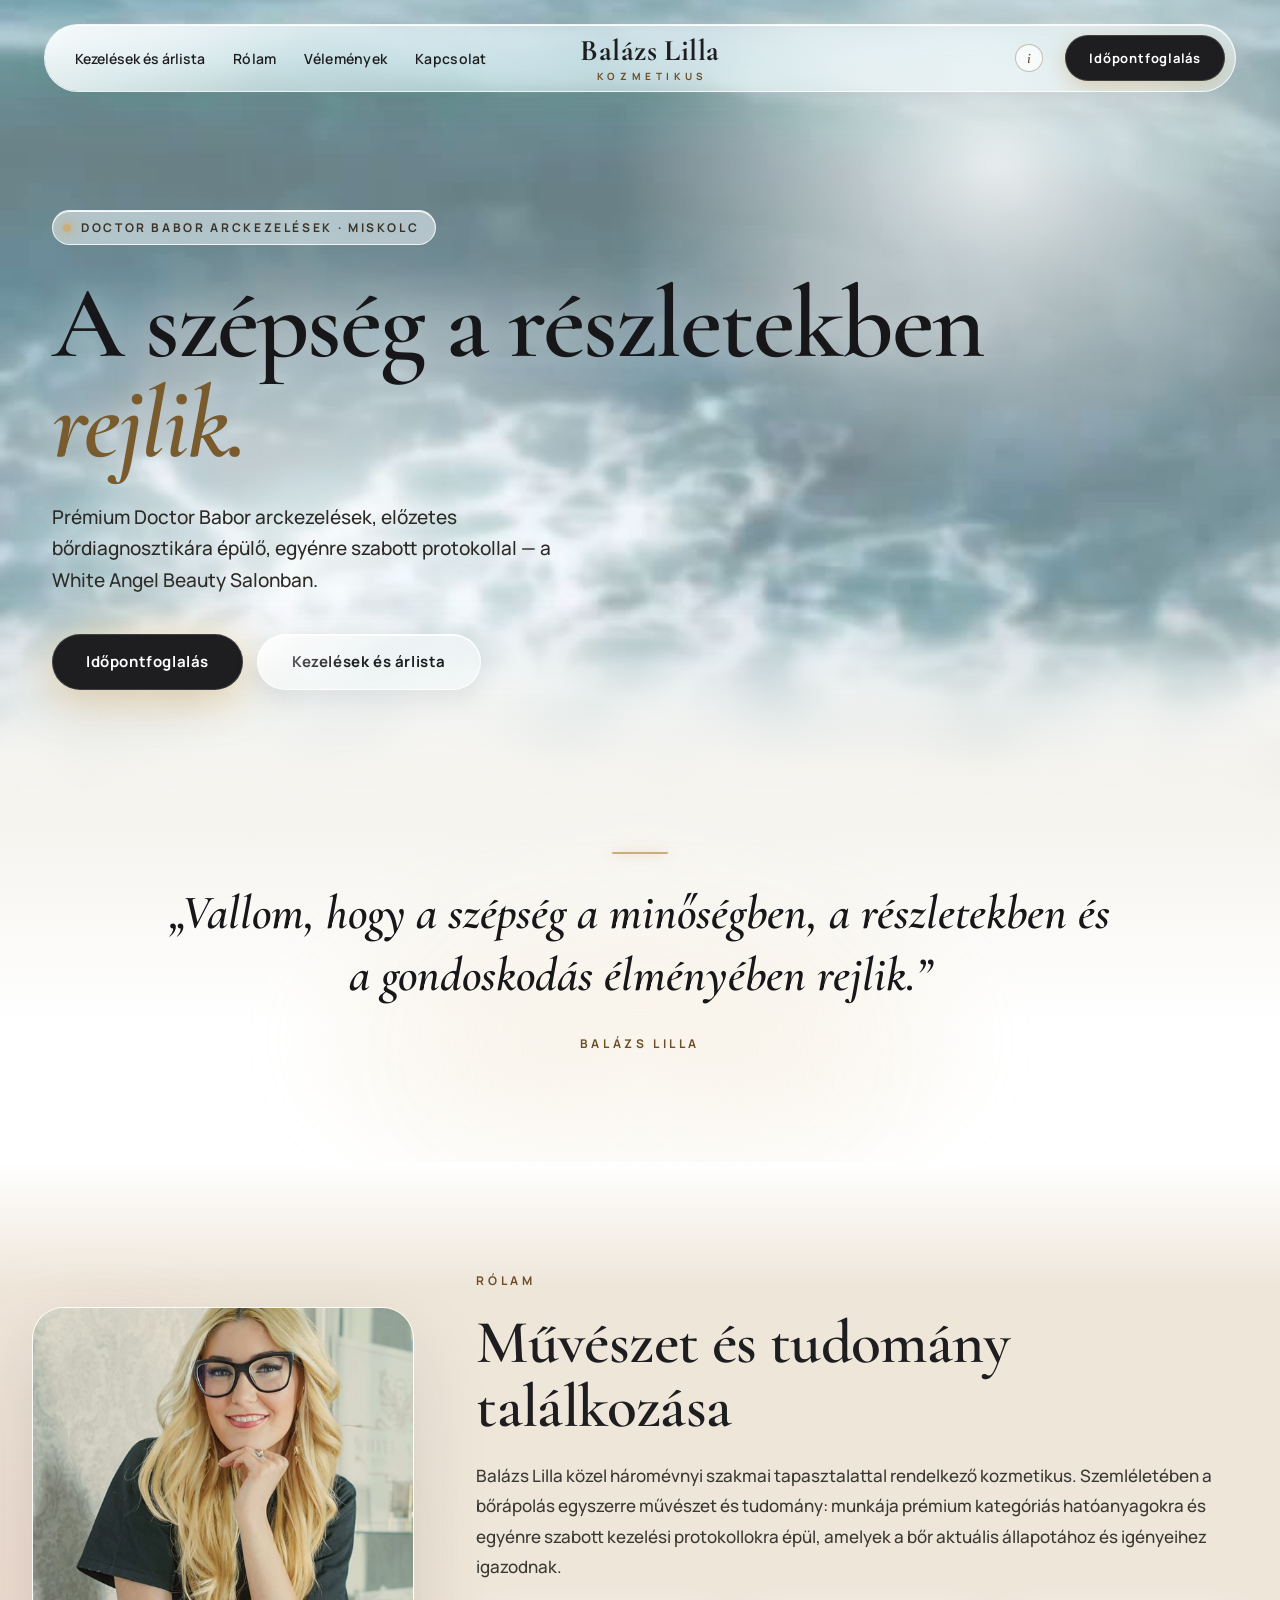
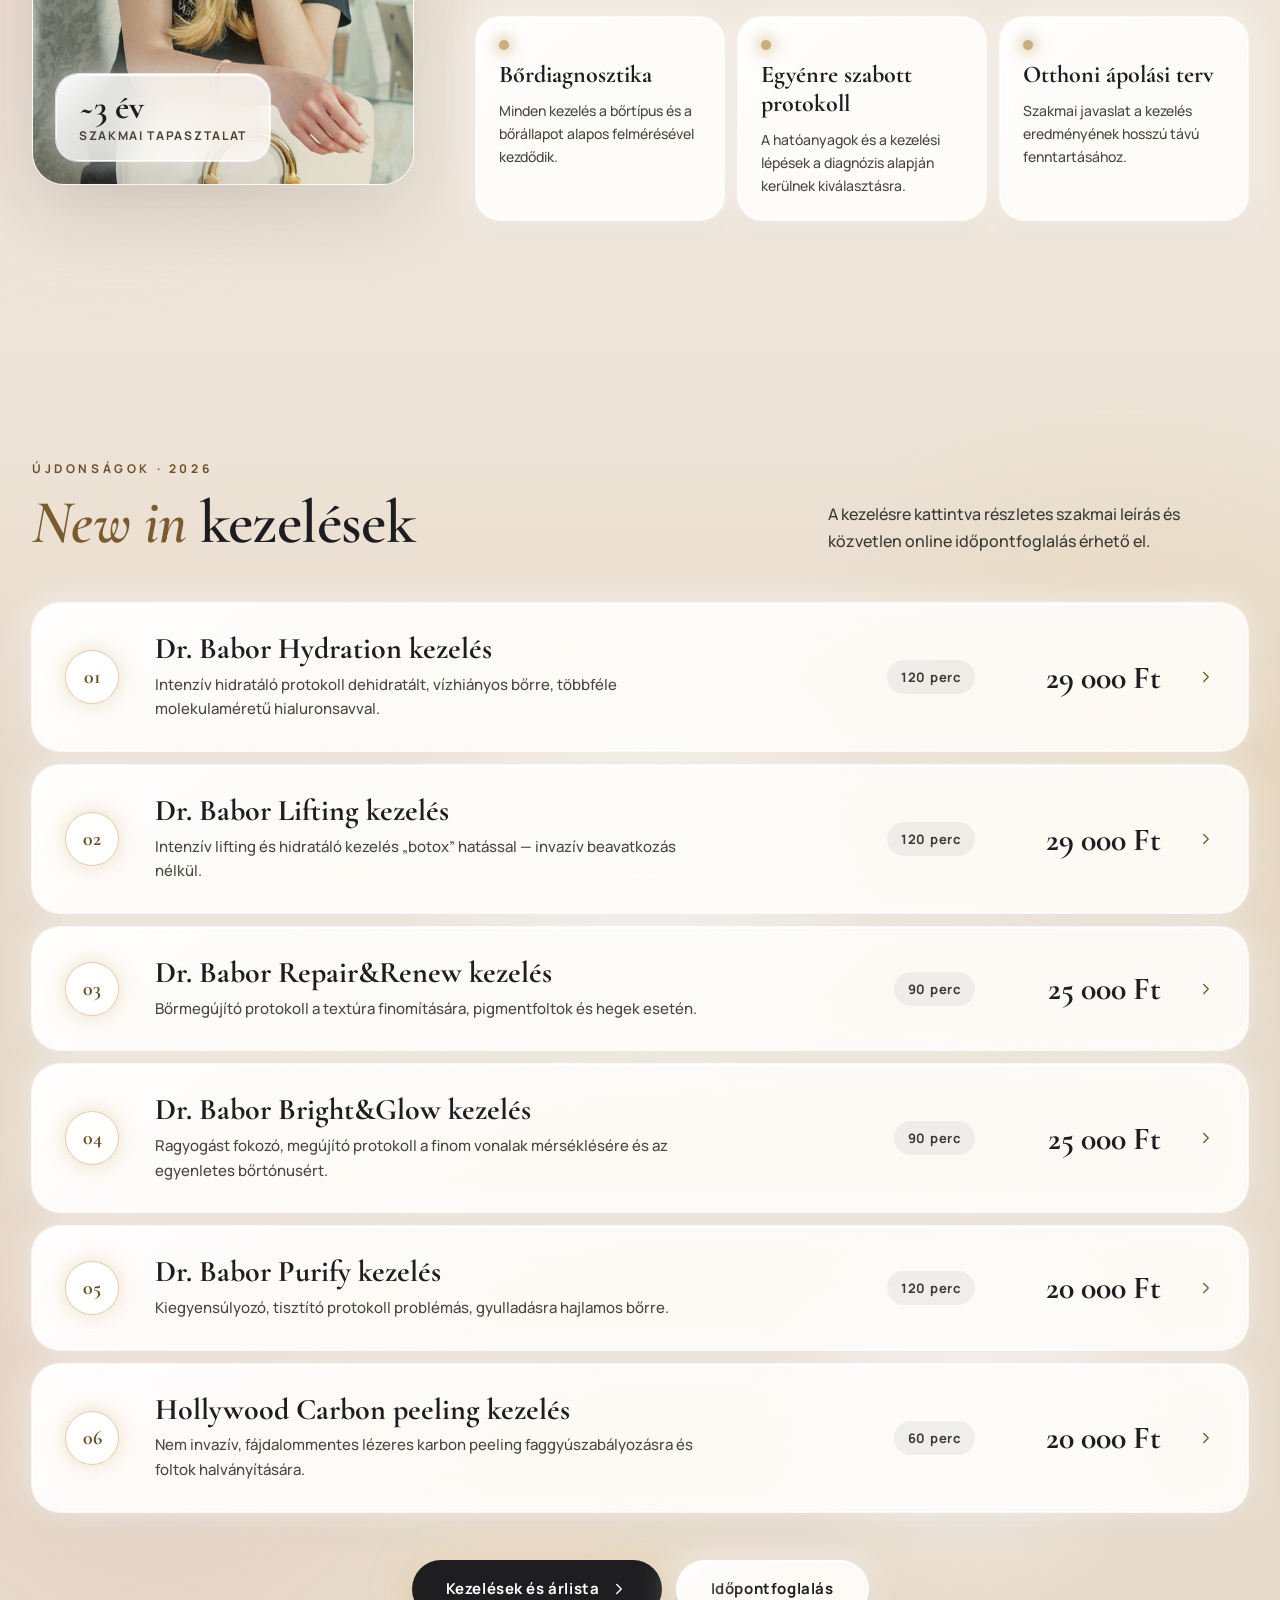
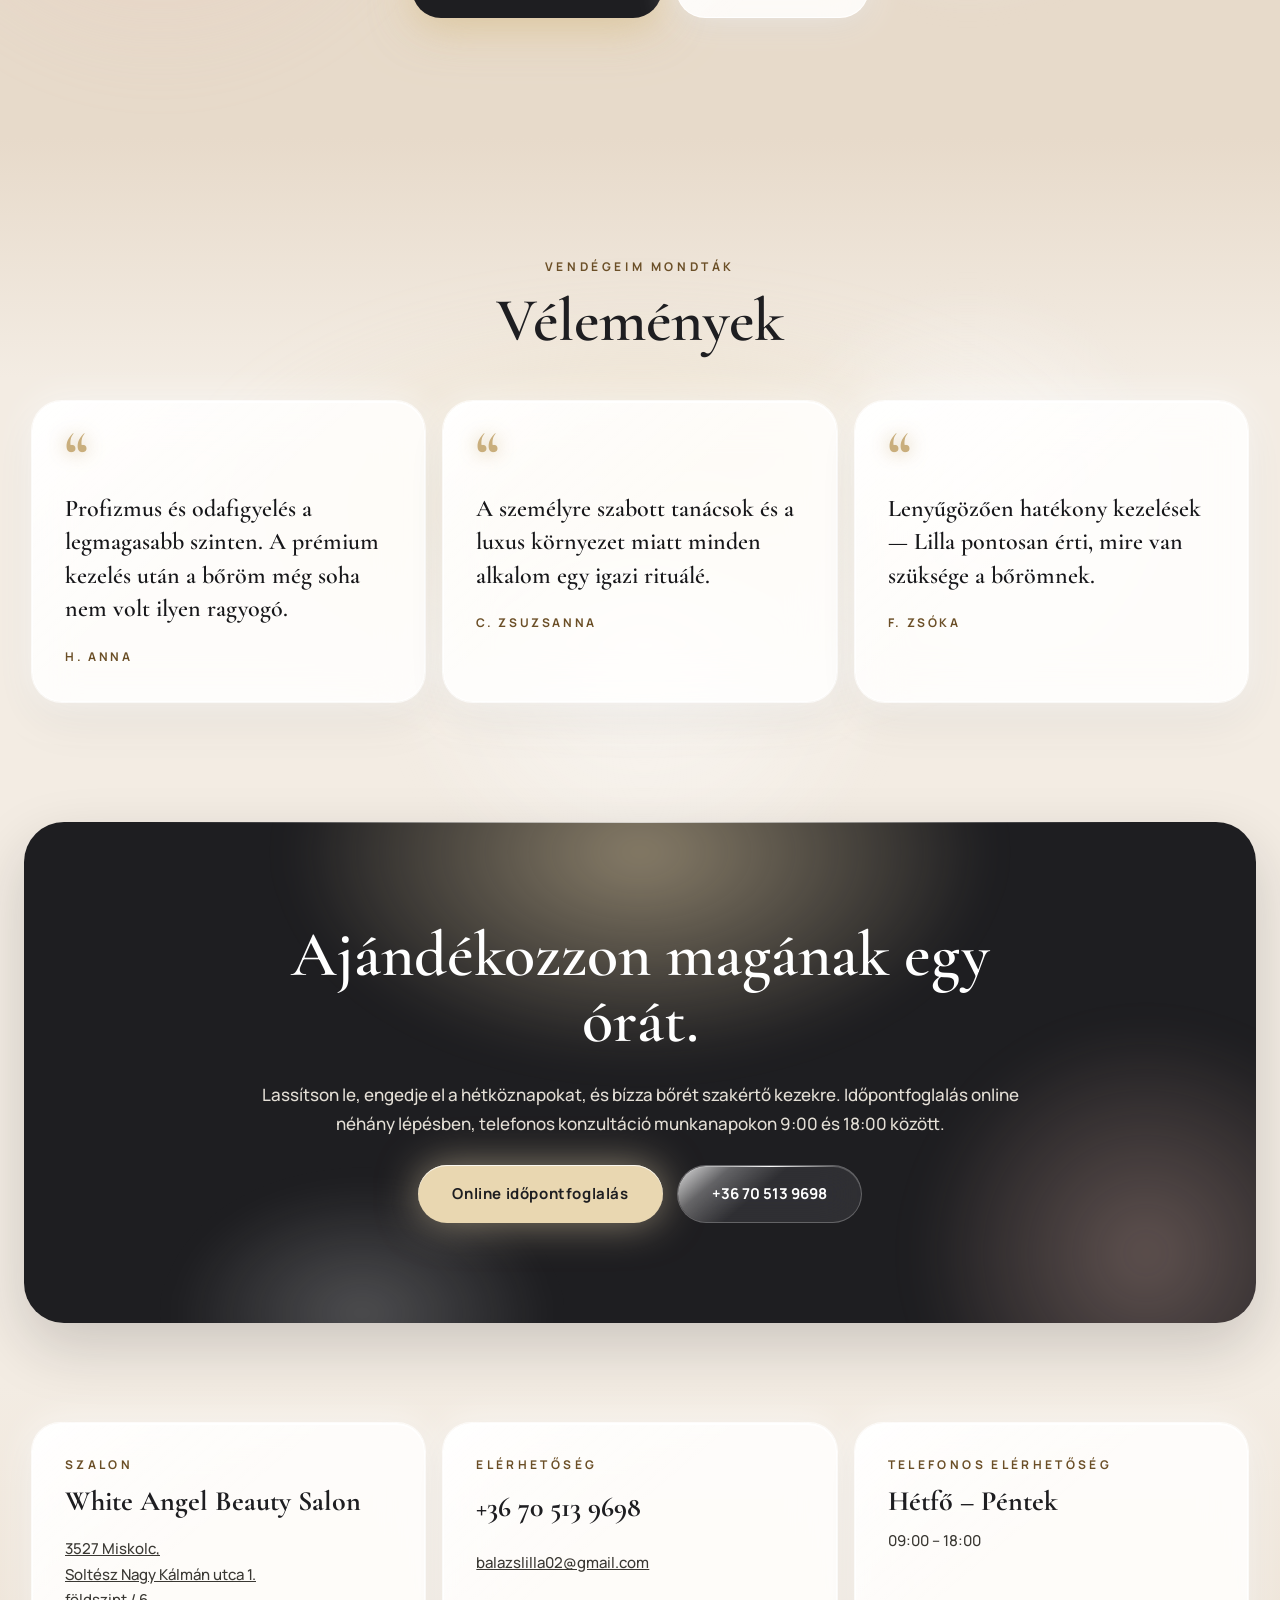
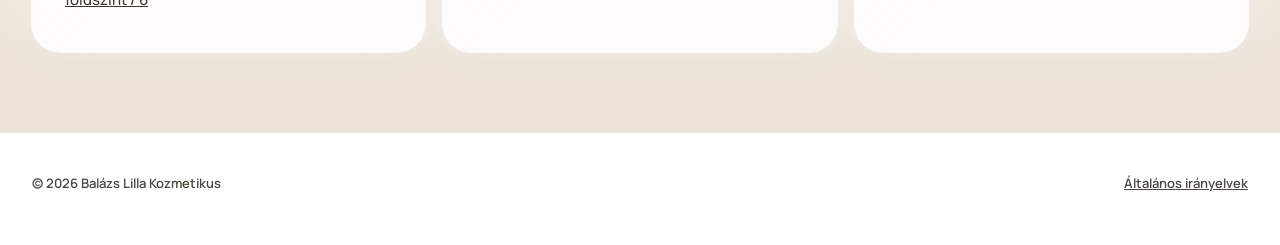
<file: lilla-elonezet/index.html>
<!doctype html>
<html lang="hu">
<head>
<meta name="robots" content="noindex,nofollow">
<link rel="canonical" href="https://balazslillakozmetikus.com/">
<meta charset="utf-8">
<meta name="viewport" content="width=device-width, initial-scale=1, viewport-fit=cover">
<title>Balázs Lilla Kozmetikus · Prémium Doctor Babor arckezelések, Miskolc</title>
<meta name="description" content="Prémium Doctor Babor arckezelések előzetes bőrdiagnosztikával, egyénre szabott protokollal a White Angel Beauty Salonban, Miskolcon. Online időpontfoglalás.">
<meta property="og:title" content="Balázs Lilla Kozmetikus · Miskolc">
<meta property="og:description" content="Prémium Doctor Babor arckezelések előzetes bőrdiagnosztikával, egyénre szabott protokollal. Online időpontfoglalás.">
<meta property="og:image" content="https://balazslillakozmetikus.com/assets/og-image.jpg">
<meta property="og:image:width" content="1200">
<meta property="og:image:height" content="630">
<meta property="og:image:alt" content="Balázs Lilla kozmetikus – A szépség a részletekben rejlik.">
<meta property="og:site_name" content="Balázs Lilla Kozmetikus">
<meta property="og:url" content="https://balazslillakozmetikus.com/">
<meta property="og:type" content="website">
<meta property="og:locale" content="hu_HU">
<meta name="twitter:card" content="summary_large_image">
<meta name="twitter:image" content="https://balazslillakozmetikus.com/assets/og-image.jpg">
<link rel="canonical" href="https://balazslillakozmetikus.com/">
<link rel="icon" href="assets/favicon.svg" type="image/svg+xml">
<link rel="apple-touch-icon" href="assets/apple-touch-icon.png">
<meta name="theme-color" content="#F6F4EF">
<link rel="preconnect" href="https://fonts.googleapis.com">
<link rel="stylesheet" href="https://fonts.googleapis.com/css2?family=Cormorant+Garamond:ital,wght@0,500;0,600;0,700;1,500;1,600&amp;family=Manrope:wght@400;500;600;700&amp;display=swap">
<style>
html{scroll-behavior:smooth}
[hidden]{display:none!important}
body{font-family:'Manrope',system-ui,sans-serif}

body{margin:0;background:#F6F4EF}
a{color:#1E1E21}a:hover{color:#7A5B2E}
.nav-links{display:flex}
@media (max-width:860px){.nav-links{display:none}}
.glass{-webkit-backdrop-filter:blur(22px) saturate(170%);backdrop-filter:blur(22px) saturate(170%)}
.glass-soft{-webkit-backdrop-filter:blur(14px) saturate(150%);backdrop-filter:blur(14px) saturate(150%)}
.cta-short{display:none}
a[href^="tel:"],a[href^="mailto:"],footer a{display:inline-flex;align-items:center;min-height:44px}
.nav-brand{min-height:44px;justify-content:center}
a[href*="google.com/maps"]{display:inline-block;padding:6px 0}
.hero-fade{-webkit-backdrop-filter:blur(22px);backdrop-filter:blur(22px);-webkit-mask-image:linear-gradient(to bottom,rgba(0,0,0,0) 0%,#000 55%);mask-image:linear-gradient(to bottom,rgba(0,0,0,0) 0%,#000 55%)}
video::-webkit-media-controls,video::-webkit-media-controls-start-playback-button,video::-webkit-media-controls-panel{display:none!important;-webkit-appearance:none}
.nav-btn{background:none;border:0;padding:0;font:inherit;color:#1E1E21;cursor:pointer}.nav-btn:hover{color:#7A5B2E}
.row-btn:hover{transform:translateY(-2px)}
.row-btn{transition:transform .25s ease}
.m-row:hover{background:rgba(255,255,255,0.95)!important}
.glass{position:relative;overflow:hidden}
.glass>*{position:relative}
.glass::before{content:"";position:absolute;inset:0;border-radius:inherit;pointer-events:none;background:linear-gradient(140deg,rgba(255,255,255,0.85) 0%,rgba(255,255,255,0.25) 22%,rgba(255,255,255,0) 45%)}
.glass::after{content:"";position:absolute;left:12%;right:12%;top:0;height:1px;pointer-events:none;background:linear-gradient(90deg,rgba(255,255,255,0),#FFFFFF,rgba(255,255,255,0))}
@media (max-width:640px){
.nav-wrap{padding:14px 14px 0!important}
.nav-pill{display:flex!important;padding:14px 20px 13px!important;flex-wrap:nowrap!important;justify-content:center!important}
.nav-brand{flex-direction:column!important;align-items:center!important;gap:5px!important;width:100%;text-align:center}
.nav-logo{font-size:31px!important;line-height:1!important;letter-spacing:0.015em!important}
.nav-kicker{display:block!important;font-size:10.5px!important;letter-spacing:0.46em!important;padding-left:0.46em;line-height:1}
.nav-cta{display:none!important}
.cta-long{display:none}.cta-short{display:inline}
.hero{min-height:0!important}
.hero-veil{background:rgba(246,244,239,0.34)!important}
.hero-inner{padding:48px 22px 48px!important;gap:20px!important;justify-content:flex-start!important}
.hero-chip{padding:7px 14px 7px 10px!important}
.hero-chip span:last-child{font-size:10px!important;letter-spacing:0.18em!important}
.hero-h1{font-size:46px!important;line-height:1.02!important}
.hero-p{font-size:16px!important}
.hero-ctas{flex-direction:column!important;align-items:stretch!important;gap:12px!important;margin-top:8px!important}
.hero-btn{justify-content:center!important;min-height:54px!important}
section{padding:64px 20px!important}
section.philo{padding:12px 20px 24px!important}
.hero-fade,.hero-fade+div{height:150px!important}
section.after-philo{padding-top:28px!important;padding-bottom:40px!important}
.pillars{grid-template-columns:1fr!important;gap:12px!important}
.pillar{display:grid!important;grid-template-columns:auto 1fr;column-gap:14px!important;row-gap:4px!important;align-items:center;padding:18px 20px!important}
.pillar>span:nth-child(3){grid-column:2}
.pillar-title{font-size:22px!important}
section.band-sec{padding:16px 20px 24px!important}
section.contact-sec{padding-top:16px!important}
.band{padding:64px 24px!important;border-radius:28px!important}
.t-row{padding:22px 20px!important;gap:10px 16px!important}
.t-price{flex:1 1 auto!important;text-align:right!important;font-size:28px!important}
.t-name{font-size:26px!important}
.photo-badge{left:14px!important;bottom:14px!important}
.modal-wrap{padding:10px!important;align-items:flex-end!important}
.modal-panel{border-radius:28px!important;max-height:92%!important}
.modal-body{padding:8px 20px 28px!important}
.modal-head{padding:16px 16px 8px 20px!important}
.m-row{padding:16px!important}
.m-price{font-size:22px!important}
.d-title{font-size:38px!important}
.d-ctas{flex-direction:column!important;align-items:stretch!important}
.d-ctas a,.d-ctas button{justify-content:center!important}
}
.nav-info{position:absolute!important;right:192px;top:50%;transform:translateY(-50%);display:flex;align-items:center;gap:8px;text-decoration:none;color:#6B4F27;z-index:2}
.nav-info span{display:flex;align-items:center;justify-content:center;width:26px;height:26px;border-radius:50%;background:rgba(255,255,255,0.7);border:1px solid rgba(107,79,39,0.35);font-family:'Cormorant Garamond',serif;font-size:15px;font-weight:700;font-style:italic;line-height:1}
.nav-info em{font-style:normal;font-size:10px;font-weight:700;letter-spacing:0.18em;text-transform:uppercase}
.nav-links{white-space:nowrap}
@media (max-width:860px){.nav-info{position:absolute!important;left:14px;right:auto;top:50%;transform:translateY(-50%);display:flex;flex-direction:column;align-items:center;gap:3px;text-decoration:none;color:#6B4F27;z-index:2}
.nav-info span{display:flex;align-items:center;justify-content:center;width:34px;height:34px;border-radius:50%;background:rgba(255,255,255,0.7);border:1px solid rgba(107,79,39,0.35);font-family:'Cormorant Garamond',serif;font-size:17px;font-weight:700;font-style:italic;line-height:1}
.nav-info em{font-style:normal;font-size:8px;font-weight:700;letter-spacing:0.12em;text-transform:uppercase}}
@media (min-width:861px) and (max-width:1180px){.nav-info em{display:none}.nav-info{right:186px}}
.rules-link{display:inline-flex;align-items:center;gap:8px;min-height:36px;padding:0 4px;font-size:11px;font-weight:700;letter-spacing:0.2em;text-transform:uppercase;color:#4A4640;text-decoration:none}
.rules-link:hover{color:#7A5B2E}
.rules-link i{font-style:normal;text-transform:none;display:inline-flex;align-items:center;justify-content:center;width:18px;height:18px;border-radius:50%;border:1px solid rgba(107,79,39,0.45);color:#6B4F27;font-size:10px;letter-spacing:0;font-family:'Cormorant Garamond',serif;font-weight:700}
.rules-wrap{display:none;position:fixed;inset:0;z-index:1100;align-items:center;justify-content:center;padding:24px;box-sizing:border-box}
.rules-wrap:target{display:flex}
.rules-bg{position:absolute;inset:0;background:rgba(214,196,176,0.55)}
.rules-panel{position:relative;width:100%;max-width:760px;max-height:100%;display:flex;flex-direction:column;border-radius:36px;background:rgba(255,255,255,0.9);border:1px solid #FFFFFF;box-shadow:inset 0 1px 0 #FFFFFF,0 40px 100px rgba(30,30,33,0.22)}
.rules-head{display:flex;justify-content:space-between;align-items:flex-start;gap:16px;padding:30px 24px 14px 36px;border-bottom:1px solid #F0E9E2}
.rules-kicker{margin:0;font-size:11px;font-weight:700;letter-spacing:0.3em;text-transform:uppercase;color:#6B4F27}
.rules-title{margin:8px 0 0;font-family:'Cormorant Garamond',serif;font-size:40px;font-weight:600;line-height:1.05;color:#1E1E21}
.rules-sub{margin:6px 0 0;font-size:14px;font-weight:600;color:#6F6A61}
.rules-x{flex:none;display:inline-flex;align-items:center;justify-content:center;width:44px;height:44px;border-radius:50%;background:#FFFFFF;border:1px solid #EFE7DA;color:#1E1E21;text-decoration:none;font-size:15px}
.rules-body{overflow-y:auto;-webkit-overflow-scrolling:touch;overscroll-behavior:contain;padding:8px 36px 32px;font-size:15px;line-height:1.75;color:#3A3833}
.rules-body p{margin:14px 0 0}
.rules-greet{font-family:'Cormorant Garamond',serif;font-size:24px;font-weight:600;font-style:italic;color:#1E1E21;margin-top:18px!important}
.rules-h{margin:30px 0 4px;padding-top:22px;border-top:1px solid #F0E9E2;font-family:'Cormorant Garamond',serif;font-size:25px;font-weight:600;line-height:1.2;color:#1E1E21}
.rules-ul{list-style:none;margin:14px 0 0;padding:0;display:grid;gap:8px}
.rules-ul li{display:grid;gap:2px;padding:12px 16px;border-radius:16px;background:#F8F4EC;border:1px solid #F0E7D8}
.rules-ul strong{font-size:14px;font-weight:700;color:#1E1E21}
.rules-ul span{font-size:14px;line-height:1.6;color:#4A4640}
.rules-thanks{margin-top:24px!important;font-family:'Cormorant Garamond',serif;font-size:22px;font-style:italic;font-weight:600;color:#6B4F27}
.rules-ok{display:flex;align-items:center;justify-content:center;min-height:52px;margin-top:26px;border-radius:999px;background:#1E1E21;color:#FFFFFF!important;text-decoration:none;font-size:14px;font-weight:700;letter-spacing:0.06em}
@media (max-width:1100px){.nav-links{gap:18px!important;font-size:13px!important}}
.rules-row{padding:10px 10px 0;box-sizing:border-box;display:flex;justify-content:flex-end}
@media (max-width:640px){
.rules-row{justify-content:center;padding:6px 14px 0}
.rules-wrap{padding:0;align-items:flex-end}
.rules-panel{max-height:94%;border-radius:28px 28px 0 0}
.rules-head{padding:24px 16px 12px 22px}
.rules-title{font-size:32px}
.rules-body{padding:4px 22px 28px;font-size:15px}
.rules-h{font-size:23px}
}
@media (max-width:640px){
section.philo.philo{padding-top:8px!important;padding-bottom:56px!important}
#rolam,#kezelesek,#velemenyek,section.band-sec.band-sec,#kapcsolat{padding-top:0!important;padding-bottom:56px!important}
.rolam-inner,.sec-stack{gap:56px!important}
.sec-ctas{margin-top:0!important;gap:12px!important}
.pillars,.rev-grid,.contact-grid{gap:14px!important}
}
</style>

</head>
<body>

<div style="font-family: 'Manrope', system-ui, sans-serif; color: #1E1E21; background: #F6F4EF; width: 100%; min-width: 0; overflow: hidden">

<!-- HERO -->
<header id="hero" class="hero" style="position: relative; min-height: 820px; overflow: hidden; display: flex; flex-direction: column">
<div id="heroFade" aria-hidden="true" style="position: absolute; inset: 0; opacity: 1; will-change: opacity, transform; transform-origin: 50% 0%">
<video id="heroVideo" data-desktop="assets/ocean-mobile.mp4" data-desktop-poster="assets/ocean-mobile.jpg" data-mobile="assets/ocean-mobile.mp4" data-mobile-poster="assets/ocean-mobile.jpg" autoplay muted loop playsinline webkit-playsinline disablepictureinpicture disableremoteplayback preload="auto" style="position: absolute; inset: 0; width: 100%; height: 100%; object-fit: cover"></video>
<div class="hero-veil" style="position: absolute; inset: 0; background: rgba(246,244,239,0.12)"></div>
</div>
<div aria-hidden="true" style="position: absolute; left: -10%; top: 30%; width: 70%; height: 70%; background: radial-gradient(closest-side, rgba(255,255,255,0.75), rgba(255,255,255,0)); filter: blur(20px)"></div>
<div aria-hidden="true" style="position: absolute; right: -8%; top: -20%; width: 60%; height: 80%; background: radial-gradient(closest-side, rgba(255,255,255,0.85), rgba(255,255,255,0)); filter: blur(10px)"></div>
<div class="hero-fade" aria-hidden="true" style="position: absolute; left: 0; right: 0; bottom: 0; height: 220px; pointer-events: none"></div>
<div aria-hidden="true" style="position: absolute; left: 0; right: 0; bottom: 0; height: 220px; pointer-events: none; background: linear-gradient(to bottom, rgba(246,244,239,0) 0%, rgba(246,244,239,0.55) 45%, rgba(246,244,239,0.92) 78%, #F6F4EF 100%)"></div>

<div class="nav-wrap" style="position: relative; max-width: 1240px; width: 100%; margin: 0 auto; padding: 24px 24px 0; box-sizing: border-box">
<nav aria-label="Főmenü" class="glass nav-pill" style="display: grid; grid-template-columns: 1fr auto 1fr; align-items: center; gap: 20px; padding: 10px 10px 10px 30px; border-radius: 999px; background: rgba(255,255,255,0.42); border: 1px solid rgba(255,255,255,0.75); box-shadow: 0 10px 40px rgba(30,30,33,0.10), inset 0 1px 0 rgba(255,255,255,0.9)">
<div class="nav-links" style="grid-column: 1; justify-self: start; align-items: center; gap: 28px; font-size: 14px; font-weight: 600; letter-spacing: 0.02em">
<button type="button" class="nav-btn" data-open-list>Kezelések és árlista</button>
<a href="#rolam" style="text-decoration: none">Rólam</a>
<a href="#velemenyek" style="text-decoration: none">Vélemények</a>
<a href="#kapcsolat" style="text-decoration: none">Kapcsolat</a>
</div>
<a href="#iranyelvek" class="nav-info" aria-label="Általános irányelvek"><span>i</span></a>
<a href="#top" class="nav-brand" style="text-decoration: none; display: flex; flex-direction: column; align-items: center; gap: 5px; grid-column: 2; text-align: center">
<span class="nav-logo" style="font-family: 'Cormorant Garamond', serif; font-size: 30px; font-weight: 700; line-height: 1; letter-spacing: 0.015em; color: #1E1E21; white-space: nowrap">Balázs Lilla</span>
<span class="nav-kicker" style="font-size: 10px; font-weight: 700; line-height: 1; letter-spacing: 0.46em; padding-left: 0.46em; text-transform: uppercase; color: #6B4F27">Kozmetikus</span>
</a>
<a href="https://calenza.hu/balazslilla" class="nav-cta" style="grid-column: 3; justify-self: end; text-decoration: none; display: inline-flex; align-items: center; white-space: nowrap; min-height: 46px; padding: 0 24px; background: #1E1E21; color: #FFFFFF; border-radius: 999px; font-size: 13px; font-weight: 700; letter-spacing: 0.06em; box-shadow: 0 0 0 1px rgba(255,255,255,0.15) inset, 0 6px 24px rgba(201,174,124,0.55)"><span class="cta-long">Időpontfoglalás</span><span class="cta-short">Foglalás</span></a>
</nav>
</div>

<div id="top" class="hero-inner" style="position: relative; flex: 1; display: flex; flex-direction: column; justify-content: center; max-width: 1240px; width: 100%; margin: 0 auto; padding: 72px 32px 84px; box-sizing: border-box; gap: 28px">
<div class="glass-soft hero-chip" style="align-self: flex-start; display: inline-flex; align-items: center; gap: 10px; padding: 8px 16px 8px 10px; border-radius: 999px; background: rgba(255,255,255,0.5); border: 1px solid rgba(255,255,255,0.8); box-shadow: inset 0 1px 0 rgba(255,255,255,0.9)">
<span aria-hidden="true" style="width: 8px; height: 8px; border-radius: 50%; background: #C9AE7C; box-shadow: 0 0 12px 3px rgba(201,174,124,0.8)"></span>
<span style="font-size: 12px; font-weight: 700; letter-spacing: 0.22em; text-transform: uppercase; color: #3A3328">Doctor Babor arckezelések · Miskolc</span>
</div>
<h1 class="hero-h1" style="margin: 0; font-family: 'Cormorant Garamond', serif; font-weight: 600; font-size: clamp(56px, 8vw, 116px); line-height: 0.98; letter-spacing: -0.02em; max-width: 960px; color: #17171A; text-shadow: 0 0 40px rgba(255,255,255,0.7)">A szépség a részletekben <em style="font-style: italic; font-weight: 600; color: #7A5B2E">rejlik.</em></h1>
<p class="hero-p" style="margin: 0; font-size: 19px; font-weight: 500; line-height: 1.65; color: #2C2A27; max-width: 540px; text-shadow: 0 0 24px rgba(255,255,255,0.8)">Prémium Doctor Babor arckezelések, előzetes bőrdiagnosztikára épülő, egyénre szabott protokollal — a White Angel Beauty Salonban.</p>
<div class="hero-ctas" style="display: flex; flex-wrap: wrap; gap: 14px; margin-top: 10px">
<a href="https://calenza.hu/balazslilla" class="hero-btn" style="text-decoration: none; display: inline-flex; align-items: center; min-height: 56px; padding: 0 34px; background: #1E1E21; color: #FFFFFF; border-radius: 999px; font-size: 15px; font-weight: 700; letter-spacing: 0.04em; box-shadow: 0 0 0 1px rgba(255,255,255,0.15) inset, 0 10px 40px rgba(201,174,124,0.55), 0 0 60px rgba(255,236,200,0.55)">Időpontfoglalás</a>
<button type="button" data-open-list class="glass hero-btn" style="font: inherit; cursor: pointer; display: inline-flex; align-items: center; min-height: 56px; padding: 0 34px; border-radius: 999px; font-size: 15px; font-weight: 700; letter-spacing: 0.04em; color: #1E1E21; background: rgba(255,255,255,0.45); border: 1px solid rgba(255,255,255,0.85); box-shadow: inset 0 1px 0 rgba(255,255,255,0.95), 0 8px 30px rgba(30,30,33,0.08)">Kezelések és árlista</button>
</div>
</div>
</header>

<!-- FILOZÓFIA -->
<section class="philo" style="position: relative; padding: 32px 32px 110px; box-sizing: border-box; background: linear-gradient(180deg, #F6F4EF 0%, #FFFFFF 60%)">

<div aria-hidden="true" style="position: absolute; left: 50%; top: 40px; width: 720px; height: 360px; margin-left: -360px; background: radial-gradient(closest-side, rgba(227,207,166,0.45), rgba(227,207,166,0)); filter: blur(30px)"></div>
<div aria-hidden="true" style="position: absolute; left: 50%; top: -40px; margin-left: -300px; width: 600px; height: 600px; background: radial-gradient(closest-side, rgba(255,255,255,0.55), rgba(255,255,255,0)); filter: blur(10px)"></div>
<div style="position: relative; max-width: 940px; margin: 0 auto; display: flex; flex-direction: column; align-items: center; gap: 28px; text-align: center">
<div aria-hidden="true" style="width: 56px; height: 2px; border-radius: 2px; background: #C9AE7C; box-shadow: 0 0 14px rgba(201,174,124,0.9), 0 0 30px rgba(255,255,255,1)"></div>
<p style="margin: 0; font-family: 'Cormorant Garamond', serif; font-style: italic; font-weight: 600; font-size: clamp(30px, 3.8vw, 48px); line-height: 1.3; color: #17171A">„Vallom, hogy a szépség a minőségben, a részletekben és a gondoskodás élményében rejlik.”</p>
<p style="margin: 0; font-size: 12px; font-weight: 700; letter-spacing: 0.3em; text-transform: uppercase; color: #6B4F27">Balázs Lilla</p>
</div>
</section>

<!-- RÓLAM -->
<section id="rolam" class="after-philo" style="position: relative; padding: 110px 32px 120px; box-sizing: border-box; background: linear-gradient(180deg, #FFFFFF 0%, #EFE6DA 16%, #EFE6DA 100%)">

<div aria-hidden="true" style="position: absolute; left: -200px; top: 120px; width: 600px; height: 600px; background: radial-gradient(closest-side, rgba(232,200,190,0.45), rgba(232,200,190,0)); filter: blur(30px)"></div>
<div class="rolam-inner" style="position: relative; max-width: 1240px; margin: 0 auto; display: flex; flex-wrap: wrap; gap: 64px; align-items: center">
<div style="flex: 1 1 380px; min-width: 0; position: relative">
<div aria-hidden="true" style="position: absolute; inset: 8% -6% -6% 8%; border-radius: 36px; background: radial-gradient(closest-side, rgba(227,207,166,0.7), rgba(227,207,166,0)); filter: blur(24px)"></div>
<img src="assets/lilla.jpg" alt="Balázs Lilla kozmetikus" style="position: relative; aspect-ratio: 4 / 5; max-height: 640px; background: linear-gradient(160deg, #EFE9DF, #E2DACB); border-radius: 32px; color: #6B4F27; font-size: 13px; font-weight: 700; letter-spacing: 0.2em; text-transform: uppercase; border: 1px solid rgba(255,255,255,0.9); box-shadow: 0 30px 80px rgba(30,30,33,0.12); display: block; width: 100%; height: auto; object-fit: cover; object-position: 50% 20%">
<div class="glass photo-badge" style="position: absolute; left: 24px; bottom: 24px; padding: 16px 22px; border-radius: 22px; background: rgba(255,255,255,0.8); border: 1px solid rgba(255,255,255,0.9); box-shadow: inset 0 1px 0 #FFFFFF, 0 0 0 1px rgba(255,255,255,0.7), 0 0 36px rgba(255,255,255,0.7), 0 12px 40px rgba(30,30,33,0.12); display: flex; flex-direction: column; gap: 2px">
<span style="font-family: 'Cormorant Garamond', serif; font-size: 34px; font-weight: 700; line-height: 1">~3 év</span>
<span style="font-size: 12px; font-weight: 700; letter-spacing: 0.14em; text-transform: uppercase; color: #4A4033">szakmai tapasztalat</span>
</div>
</div>
<div style="flex: 999 1 460px; min-width: 0; display: flex; flex-direction: column; gap: 22px">
<p style="margin: 0; font-size: 12px; font-weight: 700; letter-spacing: 0.3em; text-transform: uppercase; color: #6B4F27">Rólam</p>
<h2 style="margin: 0; font-family: 'Cormorant Garamond', serif; font-weight: 600; font-size: clamp(40px, 4.8vw, 64px); line-height: 1.04; letter-spacing: -0.01em">Művészet és tudomány találkozása</h2>
<p style="margin: 0; font-size: 17px; font-weight: 500; line-height: 1.8; color: #3A3833">Balázs Lilla közel háromévnyi szakmai tapasztalattal rendelkező kozmetikus. Szemléletében a bőrápolás egyszerre művészet és tudomány: munkája prémium kategóriás hatóanyagokra és egyénre szabott kezelési protokollokra épül, amelyek a bőr aktuális állapotához és igényeihez igazodnak.</p>
<div class="pillars" style="display: grid; grid-template-columns: repeat(auto-fit, minmax(190px, 1fr)); gap: 14px; margin-top: 12px">

<div class="glass pillar" style="display: flex; flex-direction: column; gap: 10px; padding: 22px; border-radius: 24px; background: rgba(255,255,255,0.86); border: 1px solid rgba(255,255,255,0.95); box-shadow: inset 0 1px 0 #FFFFFF, 0 0 0 1px rgba(255,255,255,0.7), 0 0 36px rgba(255,255,255,0.7), 0 10px 30px rgba(30,30,33,0.06)">
<span aria-hidden="true" style="width: 10px; height: 10px; border-radius: 50%; background: #C9AE7C; box-shadow: 0 0 14px 3px rgba(201,174,124,0.7)"></span>
<span class="pillar-title" style="font-family: 'Cormorant Garamond', serif; font-size: 24px; font-weight: 700">Bőrdiagnosztika</span>
<span style="font-size: 14px; font-weight: 500; line-height: 1.65; color: #4A4640">Minden kezelés a bőrtípus és a bőrállapot alapos felmérésével kezdődik.</span>
</div>

<div class="glass pillar" style="display: flex; flex-direction: column; gap: 10px; padding: 22px; border-radius: 24px; background: rgba(255,255,255,0.86); border: 1px solid rgba(255,255,255,0.95); box-shadow: inset 0 1px 0 #FFFFFF, 0 0 0 1px rgba(255,255,255,0.7), 0 0 36px rgba(255,255,255,0.7), 0 10px 30px rgba(30,30,33,0.06)">
<span aria-hidden="true" style="width: 10px; height: 10px; border-radius: 50%; background: #C9AE7C; box-shadow: 0 0 14px 3px rgba(201,174,124,0.7)"></span>
<span class="pillar-title" style="font-family: 'Cormorant Garamond', serif; font-size: 24px; font-weight: 700">Egyénre szabott protokoll</span>
<span style="font-size: 14px; font-weight: 500; line-height: 1.65; color: #4A4640">A hatóanyagok és a kezelési lépések a diagnózis alapján kerülnek kiválasztásra.</span>
</div>

<div class="glass pillar" style="display: flex; flex-direction: column; gap: 10px; padding: 22px; border-radius: 24px; background: rgba(255,255,255,0.86); border: 1px solid rgba(255,255,255,0.95); box-shadow: inset 0 1px 0 #FFFFFF, 0 0 0 1px rgba(255,255,255,0.7), 0 0 36px rgba(255,255,255,0.7), 0 10px 30px rgba(30,30,33,0.06)">
<span aria-hidden="true" style="width: 10px; height: 10px; border-radius: 50%; background: #C9AE7C; box-shadow: 0 0 14px 3px rgba(201,174,124,0.7)"></span>
<span class="pillar-title" style="font-family: 'Cormorant Garamond', serif; font-size: 24px; font-weight: 700">Otthoni ápolási terv</span>
<span style="font-size: 14px; font-weight: 500; line-height: 1.65; color: #4A4640">Szakmai javaslat a kezelés eredményének hosszú távú fenntartásához.</span>
</div>

</div>
</div>
</div>
</section>

<!-- KEZELÉSEK -->
<section id="kezelesek" style="position: relative; padding: 120px 32px; box-sizing: border-box; background: linear-gradient(180deg, #EFE6DA 0%, #E7DACA 30%, #E7DACA 100%)">

<div aria-hidden="true" style="position: absolute; right: -160px; top: 80px; width: 640px; height: 640px; background: radial-gradient(closest-side, rgba(227,207,166,0.55), rgba(227,207,166,0)); filter: blur(30px)"></div>
<div aria-hidden="true" style="position: absolute; left: -120px; bottom: 60px; width: 560px; height: 560px; background: radial-gradient(closest-side, rgba(232,200,190,0.5), rgba(232,200,190,0)); filter: blur(30px)"></div>
<div aria-hidden="true" style="position: absolute; left: 30%; top: 260px; width: 520px; height: 520px; background: radial-gradient(closest-side, rgba(255,255,255,0.55), rgba(255,255,255,0)); filter: blur(10px)"></div>
<div aria-hidden="true" style="position: absolute; right: 8%; bottom: 120px; width: 420px; height: 420px; background: radial-gradient(closest-side, rgba(255,255,255,0.55), rgba(255,255,255,0)); filter: blur(10px)"></div>
<div class="sec-stack" style="position: relative; max-width: 1240px; margin: 0 auto; display: flex; flex-direction: column; gap: 48px">
<div style="display: flex; flex-wrap: wrap; justify-content: space-between; align-items: flex-end; gap: 24px">
<div style="display: flex; flex-direction: column; gap: 14px">
<p style="margin: 0; font-size: 12px; font-weight: 700; letter-spacing: 0.3em; text-transform: uppercase; color: #6B4F27">Újdonságok · 2026</p>
<h2 style="margin: 0; font-family: 'Cormorant Garamond', serif; font-weight: 600; font-size: clamp(40px, 4.8vw, 64px); line-height: 1.04; letter-spacing: -0.01em"><em style="font-style: italic; color: #7A5B2E">New in</em> kezelések</h2>
</div>
<p style="margin: 0; max-width: 420px; font-size: 16px; font-weight: 500; line-height: 1.7; color: #3A3833">A kezelésre kattintva részletes szakmai leírás és közvetlen online időpontfoglalás érhető el.</p>
</div>
<div style="display: flex; flex-direction: column; gap: 14px">

<button type="button" data-slug="dr-babor-hydration-kezeles" class="glass t-row row-btn" style="width: 100%; text-align: left; font: inherit; color: inherit; cursor: pointer; display: flex; flex-wrap: wrap; align-items: center; gap: 12px 36px; padding: 28px 32px; border-radius: 28px; background: rgba(255,255,255,0.86); border: 1px solid rgba(255,255,255,0.95); box-shadow: inset 0 1px 0 #FFFFFF, 0 0 0 1px rgba(255,255,255,0.7), 0 0 36px rgba(255,255,255,0.7), 0 14px 40px rgba(30,30,33,0.06)">
<span style="flex: 0 0 52px; height: 52px; display: inline-flex; align-items: center; justify-content: center; border-radius: 50%; background: rgba(255,255,255,0.8); border: 1px solid rgba(201,174,124,0.6); box-shadow: 0 0 20px rgba(227,207,166,0.7); font-family: 'Cormorant Garamond', serif; font-size: 20px; font-weight: 700; color: #6B4F27">01</span>
<div style="flex: 999 1 360px; min-width: 0; display: flex; flex-direction: column; gap: 6px">
<h3 class="t-name" style="margin: 0; font-family: 'Cormorant Garamond', serif; font-weight: 700; font-size: 30px; line-height: 1.15">Dr. Babor Hydration kezelés</h3>
<p style="margin: 0; font-size: 15px; font-weight: 500; line-height: 1.65; color: #4A4640; max-width: 560px">Intenzív hidratáló protokoll dehidratált, vízhiányos bőrre, többféle molekulaméretű hialuronsavval.</p>
</div>
<span style="flex: 0 0 auto; padding: 8px 14px; border-radius: 999px; background: rgba(30,30,33,0.06); font-size: 13px; font-weight: 700; letter-spacing: 0.06em; color: #3A3833">120 perc</span>
<span class="t-price" style="flex: 0 0 150px; text-align: right; font-family: 'Cormorant Garamond', serif; font-size: 32px; font-weight: 700">29 000 Ft</span>
<span style="flex: 0 0 auto; display: inline-flex; color: #7A5B2E"><svg aria-hidden="true" width="18" height="18" viewBox="0 0 24 24" fill="none" stroke="currentColor" stroke-width="1.8" stroke-linecap="round" stroke-linejoin="round"><path d="M9 6l6 6-6 6"></path></svg></span>
</button>

<button type="button" data-slug="dr-babor-lifting-kezeles" class="glass t-row row-btn" style="width: 100%; text-align: left; font: inherit; color: inherit; cursor: pointer; display: flex; flex-wrap: wrap; align-items: center; gap: 12px 36px; padding: 28px 32px; border-radius: 28px; background: rgba(255,255,255,0.86); border: 1px solid rgba(255,255,255,0.95); box-shadow: inset 0 1px 0 #FFFFFF, 0 0 0 1px rgba(255,255,255,0.7), 0 0 36px rgba(255,255,255,0.7), 0 14px 40px rgba(30,30,33,0.06)">
<span style="flex: 0 0 52px; height: 52px; display: inline-flex; align-items: center; justify-content: center; border-radius: 50%; background: rgba(255,255,255,0.8); border: 1px solid rgba(201,174,124,0.6); box-shadow: 0 0 20px rgba(227,207,166,0.7); font-family: 'Cormorant Garamond', serif; font-size: 20px; font-weight: 700; color: #6B4F27">02</span>
<div style="flex: 999 1 360px; min-width: 0; display: flex; flex-direction: column; gap: 6px">
<h3 class="t-name" style="margin: 0; font-family: 'Cormorant Garamond', serif; font-weight: 700; font-size: 30px; line-height: 1.15">Dr. Babor Lifting kezelés</h3>
<p style="margin: 0; font-size: 15px; font-weight: 500; line-height: 1.65; color: #4A4640; max-width: 560px">Intenzív lifting és hidratáló kezelés „botox” hatással — invazív beavatkozás nélkül.</p>
</div>
<span style="flex: 0 0 auto; padding: 8px 14px; border-radius: 999px; background: rgba(30,30,33,0.06); font-size: 13px; font-weight: 700; letter-spacing: 0.06em; color: #3A3833">120 perc</span>
<span class="t-price" style="flex: 0 0 150px; text-align: right; font-family: 'Cormorant Garamond', serif; font-size: 32px; font-weight: 700">29 000 Ft</span>
<span style="flex: 0 0 auto; display: inline-flex; color: #7A5B2E"><svg aria-hidden="true" width="18" height="18" viewBox="0 0 24 24" fill="none" stroke="currentColor" stroke-width="1.8" stroke-linecap="round" stroke-linejoin="round"><path d="M9 6l6 6-6 6"></path></svg></span>
</button>

<button type="button" data-slug="dr-babor-repair-renew-kezeles" class="glass t-row row-btn" style="width: 100%; text-align: left; font: inherit; color: inherit; cursor: pointer; display: flex; flex-wrap: wrap; align-items: center; gap: 12px 36px; padding: 28px 32px; border-radius: 28px; background: rgba(255,255,255,0.86); border: 1px solid rgba(255,255,255,0.95); box-shadow: inset 0 1px 0 #FFFFFF, 0 0 0 1px rgba(255,255,255,0.7), 0 0 36px rgba(255,255,255,0.7), 0 14px 40px rgba(30,30,33,0.06)">
<span style="flex: 0 0 52px; height: 52px; display: inline-flex; align-items: center; justify-content: center; border-radius: 50%; background: rgba(255,255,255,0.8); border: 1px solid rgba(201,174,124,0.6); box-shadow: 0 0 20px rgba(227,207,166,0.7); font-family: 'Cormorant Garamond', serif; font-size: 20px; font-weight: 700; color: #6B4F27">03</span>
<div style="flex: 999 1 360px; min-width: 0; display: flex; flex-direction: column; gap: 6px">
<h3 class="t-name" style="margin: 0; font-family: 'Cormorant Garamond', serif; font-weight: 700; font-size: 30px; line-height: 1.15">Dr. Babor Repair&amp;Renew kezelés</h3>
<p style="margin: 0; font-size: 15px; font-weight: 500; line-height: 1.65; color: #4A4640; max-width: 560px">Bőrmegújító protokoll a textúra finomítására, pigmentfoltok és hegek esetén.</p>
</div>
<span style="flex: 0 0 auto; padding: 8px 14px; border-radius: 999px; background: rgba(30,30,33,0.06); font-size: 13px; font-weight: 700; letter-spacing: 0.06em; color: #3A3833">90 perc</span>
<span class="t-price" style="flex: 0 0 150px; text-align: right; font-family: 'Cormorant Garamond', serif; font-size: 32px; font-weight: 700">25 000 Ft</span>
<span style="flex: 0 0 auto; display: inline-flex; color: #7A5B2E"><svg aria-hidden="true" width="18" height="18" viewBox="0 0 24 24" fill="none" stroke="currentColor" stroke-width="1.8" stroke-linecap="round" stroke-linejoin="round"><path d="M9 6l6 6-6 6"></path></svg></span>
</button>

<button type="button" data-slug="dr-babor-bright-glow-kezeles" class="glass t-row row-btn" style="width: 100%; text-align: left; font: inherit; color: inherit; cursor: pointer; display: flex; flex-wrap: wrap; align-items: center; gap: 12px 36px; padding: 28px 32px; border-radius: 28px; background: rgba(255,255,255,0.86); border: 1px solid rgba(255,255,255,0.95); box-shadow: inset 0 1px 0 #FFFFFF, 0 0 0 1px rgba(255,255,255,0.7), 0 0 36px rgba(255,255,255,0.7), 0 14px 40px rgba(30,30,33,0.06)">
<span style="flex: 0 0 52px; height: 52px; display: inline-flex; align-items: center; justify-content: center; border-radius: 50%; background: rgba(255,255,255,0.8); border: 1px solid rgba(201,174,124,0.6); box-shadow: 0 0 20px rgba(227,207,166,0.7); font-family: 'Cormorant Garamond', serif; font-size: 20px; font-weight: 700; color: #6B4F27">04</span>
<div style="flex: 999 1 360px; min-width: 0; display: flex; flex-direction: column; gap: 6px">
<h3 class="t-name" style="margin: 0; font-family: 'Cormorant Garamond', serif; font-weight: 700; font-size: 30px; line-height: 1.15">Dr. Babor Bright&amp;Glow kezelés</h3>
<p style="margin: 0; font-size: 15px; font-weight: 500; line-height: 1.65; color: #4A4640; max-width: 560px">Ragyogást fokozó, megújító protokoll a finom vonalak mérséklésére és az egyenletes bőrtónusért.</p>
</div>
<span style="flex: 0 0 auto; padding: 8px 14px; border-radius: 999px; background: rgba(30,30,33,0.06); font-size: 13px; font-weight: 700; letter-spacing: 0.06em; color: #3A3833">90 perc</span>
<span class="t-price" style="flex: 0 0 150px; text-align: right; font-family: 'Cormorant Garamond', serif; font-size: 32px; font-weight: 700">25 000 Ft</span>
<span style="flex: 0 0 auto; display: inline-flex; color: #7A5B2E"><svg aria-hidden="true" width="18" height="18" viewBox="0 0 24 24" fill="none" stroke="currentColor" stroke-width="1.8" stroke-linecap="round" stroke-linejoin="round"><path d="M9 6l6 6-6 6"></path></svg></span>
</button>

<button type="button" data-slug="dr-babor-purify-kezeles" class="glass t-row row-btn" style="width: 100%; text-align: left; font: inherit; color: inherit; cursor: pointer; display: flex; flex-wrap: wrap; align-items: center; gap: 12px 36px; padding: 28px 32px; border-radius: 28px; background: rgba(255,255,255,0.86); border: 1px solid rgba(255,255,255,0.95); box-shadow: inset 0 1px 0 #FFFFFF, 0 0 0 1px rgba(255,255,255,0.7), 0 0 36px rgba(255,255,255,0.7), 0 14px 40px rgba(30,30,33,0.06)">
<span style="flex: 0 0 52px; height: 52px; display: inline-flex; align-items: center; justify-content: center; border-radius: 50%; background: rgba(255,255,255,0.8); border: 1px solid rgba(201,174,124,0.6); box-shadow: 0 0 20px rgba(227,207,166,0.7); font-family: 'Cormorant Garamond', serif; font-size: 20px; font-weight: 700; color: #6B4F27">05</span>
<div style="flex: 999 1 360px; min-width: 0; display: flex; flex-direction: column; gap: 6px">
<h3 class="t-name" style="margin: 0; font-family: 'Cormorant Garamond', serif; font-weight: 700; font-size: 30px; line-height: 1.15">Dr. Babor Purify kezelés</h3>
<p style="margin: 0; font-size: 15px; font-weight: 500; line-height: 1.65; color: #4A4640; max-width: 560px">Kiegyensúlyozó, tisztító protokoll problémás, gyulladásra hajlamos bőrre.</p>
</div>
<span style="flex: 0 0 auto; padding: 8px 14px; border-radius: 999px; background: rgba(30,30,33,0.06); font-size: 13px; font-weight: 700; letter-spacing: 0.06em; color: #3A3833">120 perc</span>
<span class="t-price" style="flex: 0 0 150px; text-align: right; font-family: 'Cormorant Garamond', serif; font-size: 32px; font-weight: 700">20 000 Ft</span>
<span style="flex: 0 0 auto; display: inline-flex; color: #7A5B2E"><svg aria-hidden="true" width="18" height="18" viewBox="0 0 24 24" fill="none" stroke="currentColor" stroke-width="1.8" stroke-linecap="round" stroke-linejoin="round"><path d="M9 6l6 6-6 6"></path></svg></span>
</button>

<button type="button" data-slug="hollywood-carbon-peeling-kezeles" class="glass t-row row-btn" style="width: 100%; text-align: left; font: inherit; color: inherit; cursor: pointer; display: flex; flex-wrap: wrap; align-items: center; gap: 12px 36px; padding: 28px 32px; border-radius: 28px; background: rgba(255,255,255,0.86); border: 1px solid rgba(255,255,255,0.95); box-shadow: inset 0 1px 0 #FFFFFF, 0 0 0 1px rgba(255,255,255,0.7), 0 0 36px rgba(255,255,255,0.7), 0 14px 40px rgba(30,30,33,0.06)">
<span style="flex: 0 0 52px; height: 52px; display: inline-flex; align-items: center; justify-content: center; border-radius: 50%; background: rgba(255,255,255,0.8); border: 1px solid rgba(201,174,124,0.6); box-shadow: 0 0 20px rgba(227,207,166,0.7); font-family: 'Cormorant Garamond', serif; font-size: 20px; font-weight: 700; color: #6B4F27">06</span>
<div style="flex: 999 1 360px; min-width: 0; display: flex; flex-direction: column; gap: 6px">
<h3 class="t-name" style="margin: 0; font-family: 'Cormorant Garamond', serif; font-weight: 700; font-size: 30px; line-height: 1.15">Hollywood Carbon peeling kezelés</h3>
<p style="margin: 0; font-size: 15px; font-weight: 500; line-height: 1.65; color: #4A4640; max-width: 560px">Nem invazív, fájdalommentes lézeres karbon peeling faggyúszabályozásra és foltok halványítására.</p>
</div>
<span style="flex: 0 0 auto; padding: 8px 14px; border-radius: 999px; background: rgba(30,30,33,0.06); font-size: 13px; font-weight: 700; letter-spacing: 0.06em; color: #3A3833">60 perc</span>
<span class="t-price" style="flex: 0 0 150px; text-align: right; font-family: 'Cormorant Garamond', serif; font-size: 32px; font-weight: 700">20 000 Ft</span>
<span style="flex: 0 0 auto; display: inline-flex; color: #7A5B2E"><svg aria-hidden="true" width="18" height="18" viewBox="0 0 24 24" fill="none" stroke="currentColor" stroke-width="1.8" stroke-linecap="round" stroke-linejoin="round"><path d="M9 6l6 6-6 6"></path></svg></span>
</button>

</div>
<div class="sec-ctas hero-ctas" style="display: flex; flex-wrap: wrap; justify-content: center; gap: 14px">
<button type="button" data-open-list class="hero-btn" style="font: inherit; cursor: pointer; display: inline-flex; align-items: center; gap: 10px; min-height: 56px; padding: 0 34px; background: #1E1E21; color: #FFFFFF; border: 0; border-radius: 999px; font-size: 15px; font-weight: 700; letter-spacing: 0.04em; box-shadow: 0 10px 40px rgba(201,174,124,0.55), 0 0 60px rgba(255,236,200,0.55)">Kezelések és árlista <svg aria-hidden="true" width="18" height="18" viewBox="0 0 24 24" fill="none" stroke="currentColor" stroke-width="1.8" stroke-linecap="round" stroke-linejoin="round"><path d="M9 6l6 6-6 6"></path></svg></button>
<a href="https://calenza.hu/balazslilla" target="_blank" rel="noopener" class="glass hero-btn" style="text-decoration: none; display: inline-flex; align-items: center; min-height: 56px; padding: 0 34px; border-radius: 999px; font-size: 15px; font-weight: 700; letter-spacing: 0.04em; color: #1E1E21; background: rgba(255,255,255,0.86); border: 1px solid rgba(255,255,255,0.95); box-shadow: inset 0 1px 0 #FFFFFF, 0 0 36px rgba(255,255,255,0.7), 0 8px 30px rgba(30,30,33,0.08)">Időpontfoglalás</a>
</div>
</div>
</section>

<!-- VÉLEMÉNYEK -->
<section id="velemenyek" style="position: relative; padding: 120px 32px; box-sizing: border-box; background: linear-gradient(180deg, #E7DACA 0%, #F3ECE3 35%, #F3ECE3 100%)">

<div aria-hidden="true" style="position: absolute; left: 50%; top: 160px; width: 900px; height: 420px; margin-left: -450px; background: radial-gradient(closest-side, rgba(227,207,166,0.45), rgba(227,207,166,0)); filter: blur(30px)"></div>
<div aria-hidden="true" style="position: absolute; left: 30%; top: 260px; width: 520px; height: 520px; background: radial-gradient(closest-side, rgba(255,255,255,0.55), rgba(255,255,255,0)); filter: blur(10px)"></div>
<div aria-hidden="true" style="position: absolute; right: 8%; bottom: 120px; width: 420px; height: 420px; background: radial-gradient(closest-side, rgba(255,255,255,0.55), rgba(255,255,255,0)); filter: blur(10px)"></div>
<div class="sec-stack" style="position: relative; max-width: 1240px; margin: 0 auto; display: flex; flex-direction: column; gap: 48px">
<div style="display: flex; flex-direction: column; gap: 14px; align-items: center; text-align: center">
<p style="margin: 0; font-size: 12px; font-weight: 700; letter-spacing: 0.3em; text-transform: uppercase; color: #6B4F27">Vendégeim mondták</p>
<h2 style="margin: 0; font-family: 'Cormorant Garamond', serif; font-weight: 600; font-size: clamp(40px, 4.8vw, 64px); line-height: 1.04">Vélemények</h2>
</div>
<div class="rev-grid" style="display: grid; grid-template-columns: repeat(auto-fit, minmax(280px, 1fr)); gap: 18px">

<figure class="glass" style="margin: 0; padding: 36px 32px; border-radius: 30px; background: rgba(255,255,255,0.86); border: 1px solid rgba(255,255,255,0.95); box-shadow: inset 0 1px 0 #FFFFFF, 0 0 0 1px rgba(255,255,255,0.7), 0 0 36px rgba(255,255,255,0.7), 0 18px 50px rgba(30,30,33,0.07); display: flex; flex-direction: column; gap: 22px">
<span aria-hidden="true" style="font-family: 'Cormorant Garamond', serif; font-size: 64px; font-weight: 700; line-height: 0.5; color: #C9AE7C; text-shadow: 0 0 18px rgba(201,174,124,0.8)">“</span>
<blockquote style="margin: 0; font-family: 'Cormorant Garamond', serif; font-size: 24px; font-weight: 600; line-height: 1.4; color: #17171A">Profizmus és odafigyelés a legmagasabb szinten. A prémium kezelés után a bőröm még soha nem volt ilyen ragyogó.</blockquote>
<figcaption style="font-size: 12px; font-weight: 700; letter-spacing: 0.22em; text-transform: uppercase; color: #6B4F27">H. Anna</figcaption>
</figure>

<figure class="glass" style="margin: 0; padding: 36px 32px; border-radius: 30px; background: rgba(255,255,255,0.86); border: 1px solid rgba(255,255,255,0.95); box-shadow: inset 0 1px 0 #FFFFFF, 0 0 0 1px rgba(255,255,255,0.7), 0 0 36px rgba(255,255,255,0.7), 0 18px 50px rgba(30,30,33,0.07); display: flex; flex-direction: column; gap: 22px">
<span aria-hidden="true" style="font-family: 'Cormorant Garamond', serif; font-size: 64px; font-weight: 700; line-height: 0.5; color: #C9AE7C; text-shadow: 0 0 18px rgba(201,174,124,0.8)">“</span>
<blockquote style="margin: 0; font-family: 'Cormorant Garamond', serif; font-size: 24px; font-weight: 600; line-height: 1.4; color: #17171A">A személyre szabott tanácsok és a luxus környezet miatt minden alkalom egy igazi rituálé.</blockquote>
<figcaption style="font-size: 12px; font-weight: 700; letter-spacing: 0.22em; text-transform: uppercase; color: #6B4F27">C. Zsuzsanna</figcaption>
</figure>

<figure class="glass" style="margin: 0; padding: 36px 32px; border-radius: 30px; background: rgba(255,255,255,0.86); border: 1px solid rgba(255,255,255,0.95); box-shadow: inset 0 1px 0 #FFFFFF, 0 0 0 1px rgba(255,255,255,0.7), 0 0 36px rgba(255,255,255,0.7), 0 18px 50px rgba(30,30,33,0.07); display: flex; flex-direction: column; gap: 22px">
<span aria-hidden="true" style="font-family: 'Cormorant Garamond', serif; font-size: 64px; font-weight: 700; line-height: 0.5; color: #C9AE7C; text-shadow: 0 0 18px rgba(201,174,124,0.8)">“</span>
<blockquote style="margin: 0; font-family: 'Cormorant Garamond', serif; font-size: 24px; font-weight: 600; line-height: 1.4; color: #17171A">Lenyűgözően hatékony kezelések — Lilla pontosan érti, mire van szüksége a bőrömnek.</blockquote>
<figcaption style="font-size: 12px; font-weight: 700; letter-spacing: 0.22em; text-transform: uppercase; color: #6B4F27">F. Zsóka</figcaption>
</figure>

</div>
</div>
</section>

<!-- FOGLALÁS SÁV -->
<section class="band-sec" style="position: relative; z-index: 1; padding: 0 24px 60px; box-sizing: border-box; background: #F3ECE3">
<div class="band" style="position: relative; overflow: hidden; max-width: 1240px; margin: 0 auto; border-radius: 40px; background: #1E1E21; color: #FFFFFF; padding: 100px 32px; box-sizing: border-box; box-shadow: 0 24px 60px rgba(30,30,33,0.18)">
<div aria-hidden="true" style="position: absolute; left: 50%; top: -180px; width: 700px; height: 420px; margin-left: -350px; background: radial-gradient(closest-side, rgba(227,207,166,0.55), rgba(227,207,166,0)); filter: blur(20px)"></div>
<div aria-hidden="true" style="position: absolute; right: -120px; bottom: -160px; width: 460px; height: 460px; background: radial-gradient(closest-side, rgba(220,180,168,0.35), rgba(220,180,168,0)); filter: blur(20px)"></div>
<div aria-hidden="true" style="position: absolute; left: 12%; bottom: -120px; width: 380px; height: 260px; background: radial-gradient(closest-side, rgba(255,255,255,0.22), rgba(255,255,255,0)); filter: blur(16px)"></div>
<div aria-hidden="true" style="position: absolute; left: 10%; right: 10%; top: 0; height: 1px; background: linear-gradient(90deg, rgba(255,255,255,0), rgba(255,255,255,0.7), rgba(255,255,255,0))"></div>
<div style="position: relative; max-width: 780px; margin: 0 auto; display: flex; flex-direction: column; align-items: center; gap: 26px; text-align: center">
<h2 style="margin: 0; font-family: 'Cormorant Garamond', serif; font-weight: 600; font-size: clamp(40px, 5vw, 68px); line-height: 1.04">Ajándékozzon magának egy órát.</h2>
<p style="margin: 0; font-size: 17px; font-weight: 500; line-height: 1.7; color: #E4DFD6">Lassítson le, engedje el a hétköznapokat, és bízza bőrét szakértő kezekre. Időpontfoglalás online néhány lépésben, telefonos konzultáció munkanapokon 9:00 és 18:00 között.</p>
<div style="display: flex; flex-wrap: wrap; gap: 14px; justify-content: center">
<a href="https://calenza.hu/balazslilla" style="text-decoration: none; display: inline-flex; align-items: center; min-height: 56px; padding: 0 34px; background: #E9D7B1; color: #1E1E21; border-radius: 999px; font-size: 15px; font-weight: 700; letter-spacing: 0.04em; box-shadow: 0 0 40px rgba(233,215,177,0.55), inset 0 1px 0 rgba(255,255,255,0.8)">Online időpontfoglalás</a>
<a href="tel:+36705139698" class="glass" style="text-decoration: none; display: inline-flex; align-items: center; min-height: 56px; padding: 0 34px; background: rgba(255,255,255,0.08); border: 1px solid rgba(255,255,255,0.25); color: #FFFFFF; border-radius: 999px; font-size: 15px; font-weight: 700; box-shadow: inset 0 1px 0 rgba(255,255,255,0.2)">+36 70 513 9698</a>
</div>
</div>
</div>
</section>

<!-- KAPCSOLAT -->
<section id="kapcsolat" class="contact-sec" style="position: relative; padding: 40px 32px 80px; box-sizing: border-box; background: linear-gradient(180deg, #F3ECE3 0%, #EDE3D6 100%)">

<div class="contact-grid" style="position: relative; max-width: 1240px; margin: 0 auto; display: grid; grid-template-columns: repeat(auto-fit, minmax(260px, 1fr)); gap: 18px">
<div class="glass" style="display: flex; flex-direction: column; gap: 12px; padding: 32px; border-radius: 28px; background: rgba(255,255,255,0.86); border: 1px solid rgba(255,255,255,0.95); box-shadow: inset 0 1px 0 #FFFFFF, 0 0 0 1px rgba(255,255,255,0.7), 0 0 36px rgba(255,255,255,0.7), 0 14px 40px rgba(30,30,33,0.06)">
<p style="margin: 0; font-size: 12px; font-weight: 700; letter-spacing: 0.28em; text-transform: uppercase; color: #6B4F27">Szalon</p>
<p style="margin: 0; font-family: 'Cormorant Garamond', serif; font-size: 28px; font-weight: 700; line-height: 1.2">White Angel Beauty Salon</p>
<a href="https://www.google.com/maps/search/?api=1&amp;query=3527+Miskolc+Soltész+Nagy+Kálmán+utca+1" style="font-size: 15px; font-weight: 500; line-height: 1.7; color: #3A3833">3527 Miskolc,<br>Soltész Nagy Kálmán utca 1.<br>földszint / 6</a>
</div>
<div class="glass" style="display: flex; flex-direction: column; gap: 12px; padding: 32px; border-radius: 28px; background: rgba(255,255,255,0.86); border: 1px solid rgba(255,255,255,0.95); box-shadow: inset 0 1px 0 #FFFFFF, 0 0 0 1px rgba(255,255,255,0.7), 0 0 36px rgba(255,255,255,0.7), 0 14px 40px rgba(30,30,33,0.06)">
<p style="margin: 0; font-size: 12px; font-weight: 700; letter-spacing: 0.28em; text-transform: uppercase; color: #6B4F27">Elérhetőség</p>
<a href="tel:+36705139698" style="font-family: 'Cormorant Garamond', serif; font-size: 28px; font-weight: 700; text-decoration: none">+36 70 513 9698</a>
<a href="mailto:balazslilla02@gmail.com" style="font-size: 15px; font-weight: 500; color: #3A3833">balazslilla02@gmail.com</a>
</div>
<div class="glass" style="display: flex; flex-direction: column; gap: 12px; padding: 32px; border-radius: 28px; background: rgba(255,255,255,0.86); border: 1px solid rgba(255,255,255,0.95); box-shadow: inset 0 1px 0 #FFFFFF, 0 0 0 1px rgba(255,255,255,0.7), 0 0 36px rgba(255,255,255,0.7), 0 14px 40px rgba(30,30,33,0.06)">
<p style="margin: 0; font-size: 12px; font-weight: 700; letter-spacing: 0.28em; text-transform: uppercase; color: #6B4F27">Telefonos elérhetőség</p>
<p style="margin: 0; font-family: 'Cormorant Garamond', serif; font-size: 28px; font-weight: 700; line-height: 1.2">Hétfő – Péntek</p>
<p style="margin: 0; font-size: 15px; font-weight: 500; color: #3A3833">09:00 – 18:00</p>
</div>
</div>
</section>

<footer style="padding: 28px 32px 40px; box-sizing: border-box; background: #FFFFFF; border-top: 1px solid #F0E9E2">
<div style="max-width: 1240px; margin: 0 auto; display: flex; flex-wrap: wrap; justify-content: space-between; align-items: center; gap: 16px; font-size: 13px; font-weight: 600; color: #4A4640">
<span>© 2026 Balázs Lilla Kozmetikus</span>
<a href="#iranyelvek" style="color: #4A4640">Általános irányelvek</a>
</div>
</footer>


<!-- IRÁNYELVEK -->
<div id="iranyelvek" class="rules-wrap" role="dialog" aria-modal="true" aria-label="Általános irányelvek">
<a href="#_" class="rules-bg glass-soft" aria-label="Bezárás"></a>
<div class="glass rules-panel">
<div class="rules-head">
<div>
<p class="rules-kicker">Balázs Lilla kozmetikus</p>
<h2 class="rules-title">Általános irányelvek</h2>
<p class="rules-sub">Fontos tudnivalók</p>
</div>
<a href="#_" class="rules-x" aria-label="Bezárás">✕</a>
</div>
<div class="rules-body">
<p class="rules-greet">Kedves Vendégeim!</p>
<p>Szalonomban kiemelt figyelmet fordítok a higiéniai, szakmai és biztonsági protokollok maradéktalan betartására. A kezelések célja nem csupán az esztétikai eredmény, hanem az Önök bőrének és egészségének hosszú távú védelme is. A szolgáltatások igénybevételével a Vendég elfogadja az alábbi általános irányelveket és feltételeket.</p>
<p>A szalon kizárólag előre egyeztetett időpont alapján fogad Vendégeket. A pontos érkezés a kezelések zavartalan menete érdekében szükséges. Jelentősebb késés esetén a kezelés időtartama rövidülhet, vagy indokolt esetben új időpont egyeztetése válhat szükségessé.</p>
<p>A szalon területére higiéniai, biztonsági és komfort szempontok miatt kisállat nem hozható be.</p>
<h3 class="rules-h">Egészségügyi és fertőzésvédelmi irányelvek</h3>
<p>A kezelések kizárólag egészséges állapotban vehetők igénybe. Láz, betegség, illetve fertőző állapot fennállása esetén a kezelés nem végezhető el, a lefoglalt időpont módosítása szükséges.</p>
<p>Fertőző bőrbetegségek fennállása esetén a kezelés szintén nem végezhető el, különösen az alábbi esetekben:</p>
<ul class="rules-ul">
<li><strong>Herpesz</strong><span>Aktív herpeszes elváltozás esetén a kezelés fertőzésveszély miatt nem végezhető.</span></li>
<li><strong>Ótvar</strong><span>Fertőző bőrbetegség, amely közvetlen érintkezéssel terjedhet.</span></li>
<li><strong>Gombás bőrfertőzés</strong><span>A fertőzés tovább terjedésének kockázata miatt kizáró ok.</span></li>
</ul>
<p>Nyílt seb, gyulladt bőrterület, friss sérülés vagy aktív bőrgyulladás esetén a kezelés elhalasztása szükséges.</p>
<h3 class="rules-h">Otthoni bőrápolásra vonatkozó tájékoztatási kötelezettség</h3>
<p>A Vendég köteles előzetesen tájékoztatni a kozmetikust, amennyiben otthon erős hatóanyag-tartalmú szérumot, krémet vagy savas hámlasztót használ.</p>
<ul class="rules-ul">
<li><strong>Erős hatóanyagos szérum vagy krém használata</strong><span>Befolyásolhatja a bőr aktuális állapotát és a kezelés megválasztását.</span></li>
<li><strong>AHA savas hámlasztó használata</strong><span>Fokozhatja a bőr érzékenységét, ezért kezelések előtt kiemelten fontos az előzetes jelzés.</span></li>
</ul>
<h3 class="rules-h">Egészségügyi állapot előzetes jelzése</h3>
<p>A kezelések biztonságos és személyre szabott kivitelezése érdekében a Vendég köteles előzetesen tájékoztatni a kozmetikust az alábbi állapotokról:</p>
<ul class="rules-ul">
<li><strong>Terhesség</strong><span>Bizonyos hatóanyagok és kezelések ebben az állapotban nem alkalmazhatók.</span></li>
<li><strong>Szoptatás</strong><span>Egyes kezelések és hatóanyagok használata korlátozott lehet.</span></li>
<li><strong>Bőrérzékenység</strong><span>Az irritáció elkerülése érdekében fontos a megfelelő hatóanyag választás.</span></li>
<li><strong>Hatóanyag érzékenység vagy allergia</strong><span>Allergiás reakció megelőzése érdekében kötelező jelezni.</span></li>
<li><strong>Amalgámtöméssel tömött fog</strong><span>Egyes elektrokozmetikai kezeléseknél releváns lehet.</span></li>
<li><strong>Áramérzékenység</strong><span>Ebben az esetben elektrokozmetikai kezelések nem végezhetők.</span></li>
<li><strong>Áramfóbia</strong><span>Elektrokozmetikai kezelések esetén biztonsági és komfort szempontból fontos.</span></li>
<li><strong>Epilepszia</strong><span>Egyes kezelések ellenjavalltak lehetnek, orvosi konzultáció javasolt.</span></li>
</ul>
<p>Amennyiben a Vendég gyógyszeres kezelés alatt áll, hormonkezelést kap, vagy bármilyen orvosi kezelésben részesül, köteles erről előzetesen tájékoztatni a kozmetikust.</p>
<h3 class="rules-h">Felelősségi és kezelési jogkör</h3>
<p>A kezelések minden esetben egyéni bőr- és egészségi állapot felmérését követően kerülnek kiválasztásra. A kozmetikus fenntartja a jogot, hogy egészségügyi, biztonsági vagy szakmai indok alapján a kezelést módosítsa, elhalassza vagy megtagadja.</p>
<p>Célom, hogy minden Vendégem számára exkluzív, nyugodt, biztonságos és magas szakmai színvonalú kezelési élményt biztosítsak.</p>
<p class="rules-thanks">Köszönöm megtisztelő bizalmát és együttműködését!</p>
<a href="#_" class="rules-ok">Elolvastam</a>
</div>
</div>
</div>

<!-- KEZELÉSEK ÉS ÁRLISTA ABLAK -->
<div id="modal" class="modal-wrap" role="dialog" aria-modal="true" aria-labelledby="modalTitle" hidden style="position: fixed; inset: 0; z-index: 1000; display: flex; align-items: center; justify-content: center; padding: 24px; box-sizing: border-box">
<button type="button" aria-label="Ablak bezárása" data-close class="glass-soft" style="position: absolute; inset: 0; border: 0; padding: 0; cursor: pointer; background: rgba(214,196,176,0.55)"></button>
<div class="glass modal-panel" style="position: relative; width: 100%; max-width: 780px; max-height: 100%; display: flex; flex-direction: column; border-radius: 36px; background: rgba(255,255,255,0.86); border: 1px solid #FFFFFF; box-shadow: inset 0 1px 0 #FFFFFF, 0 0 0 1px rgba(255,255,255,0.7), 0 0 80px rgba(255,255,255,0.9), 0 40px 120px rgba(30,30,33,0.22)">
<div class="modal-head" style="display: flex; align-items: center; justify-content: space-between; gap: 12px; padding: 22px 22px 10px 32px">
<button type="button" id="modalBack" hidden style="font: inherit; cursor: pointer; display: inline-flex; align-items: center; gap: 6px; min-height: 44px; padding: 0 14px 0 8px; border: 0; border-radius: 999px; background: rgba(30,30,33,0.05); color: #1E1E21; font-size: 14px; font-weight: 700"><svg aria-hidden="true" width="18" height="18" viewBox="0 0 24 24" fill="none" stroke="currentColor" stroke-width="1.8" stroke-linecap="round" stroke-linejoin="round"><path d="M15 6l-6 6 6 6"></path></svg> Kezelések és árlista</button>
<p id="modalKicker" style="margin: 0; font-size: 12px; font-weight: 700; letter-spacing: 0.3em; text-transform: uppercase; color: #6B4F27">Balázs Lilla kozmetikus</p>
<button type="button" aria-label="Bezárás" data-close style="cursor: pointer; flex: 0 0 44px; width: 44px; height: 44px; display: inline-flex; align-items: center; justify-content: center; border: 1px solid rgba(30,30,33,0.08); border-radius: 50%; background: #FFFFFF; color: #1E1E21; box-shadow: 0 4px 14px rgba(30,30,33,0.08)"><svg aria-hidden="true" width="18" height="18" viewBox="0 0 24 24" fill="none" stroke="currentColor" stroke-width="1.8" stroke-linecap="round" stroke-linejoin="round"><path d="M6 6l12 12M18 6L6 18"></path></svg></button>
</div>
<div id="modalBody" class="modal-body" style="overflow-anchor: none; overflow-y: auto; -webkit-overflow-scrolling: touch; padding: 8px 32px 36px; box-sizing: border-box"></div>
</div>
</div>

</div>

<script>
(function () {
  var DATA = {"c": [{"id": "med", "label": "Orvoskozmetológiai kezelések"}, {"id": "face", "label": "Arckezelések"}, {"id": "men", "label": "Férfi kezelések"}, {"id": "beauty", "label": "Szépítkezések"}, {"id": "makeup", "label": "Professzionális sminkelés"}, {"id": "body", "label": "Testkezelések"}, {"id": "wax", "label": "Szőrtelenítés"}, {"id": "pass", "label": "Bérletek"}], "t": [{"cat": "med", "slug": "dr-babor-hydration-kezeles", "name": "Dr. Babor Hydration kezelés", "price": "29 000 Ft", "time": "120 perc", "desc": "Intenzív hidratáló protokoll dehidratált, vízhiányos bőrre, többféle molekulaméretű hialuronsavval.", "long": "A kezelés a DOCTOR BABOR HYDRATION termékcsaládra épül, amely a száraz, sápadt, nedvességhiányos bőr 24 órás hidratálására készült.\n\nA termékcsalád hatóanyag-komplexe 3,5% multimolekuláris hialuronsavat, poliglutaminsavat és tripeptidet tartalmaz: ezek együtt a bőr mélyebb rétegeiig kötik meg a nedvességet, és védenek a transzepidermális vízvesztés ellen. A Biogén növényi kivonat a bőr természetes megújulási folyamatait támogatja. Az eredmény telt, hidratált bőr, enyhülő szárazsági ráncok és frissebb, ragyogóbb arcbőr.", "forWho": "Dehidratált, feszülő, fakó bőr; szárazsági ráncok; a bőr nedvességháztartásának helyreállítása.", "actives": ["3,5% multimolekuláris hialuronsav", "Poliglutaminsav", "Tripeptid", "Biogén növényi kivonat"], "steps": [], "isNew": true, "product": "DOCTOR BABOR HYDRATION · Hydro Replenishing Gel Cream", "skin": "Száraz bőr, sápadt bőr"}, {"cat": "med", "slug": "dr-babor-lifting-kezeles", "name": "Dr. Babor Lifting kezelés", "price": "29 000 Ft", "time": "120 perc", "desc": "Intenzív lifting és hidratáló kezelés „botox” hatással — invazív beavatkozás nélkül.", "long": "Intenzív lifting és hidratáló kezelés, amelynek hatása egy botox kezeléshez mérhető. A kezelés a DOCTOR BABOR LIFTING termékcsaládra épül, amely érett és száraz bőr öregedésgátló ápolására készült.\n\nA peptidek és növényi anyagok komplexe csökkenti a ráncok mélységét és támogatja a bőr természetes kollagéntermelését. A multimolekuláris hialuronsav a bőr mély rétegeiben köti meg a nedvességet, a szkvalán véd a transzepidermális vízvesztés ellen, a Biogén növényi kivonat pedig a bőr természetes folyamatait serkenti. A bőr simábbnak, feszesebbnek és ragyogóbbnak hat, az arckontúr újradefiniálódik.", "forWho": "Rugalmasságát vesztett bőr, mélyülő ráncok, elmosódó arckontúr; megelőző anti-aging ápolás.", "actives": ["Peptid-növényi komplex (pl. palmitoyl tripeptide-5, tripeptide-1)", "Multimolekuláris hialuronsav", "Szkvalán", "Biogén növényi kivonat"], "steps": [], "isNew": true, "product": "DOCTOR BABOR LIFTING · Collagen-Peptide Booster Cream", "skin": "Érett bőr, száraz bőr"}, {"cat": "med", "slug": "dr-babor-repair-renew-kezeles", "name": "Dr. Babor Repair&Renew kezelés", "price": "25 000 Ft", "time": "90 perc", "desc": "Bőrmegújító protokoll a textúra finomítására, pigmentfoltok és hegek esetén.", "long": "A kezelés célja a bőr látható megújítása és textúrájának finomítása. Segít simábbá, rugalmasabbá és egyenletesebbé tenni az igénybevett, szabálytalan, pigmentfoltokkal vagy hegekkel tarkított bőrt.\n\nA protokoll kulcshatóanyagai a Biogén növényi kivonat és a pro-retinol. Otthoni ápolásra a DOCTOR BABOR REGENERATION The Cure Cream ajánlott: 15% Biogén növényi kivonata nyolc, egymás hatását erősítő növényből áll, panthenollal és hiperfermentált növényi hatóanyagokkal kiegészítve. Antioxidáns, gyulladás- és irritációcsökkentő hatású, támogatja a mikrobiomot és erősíti a bőr védőbarrierjét.", "forWho": "Egyenetlen textúra, pigmentfoltok, hegek, tágult pórusok; igénybevett, fáradt bőr.", "actives": ["15% Biogén növényi kivonat", "Pro-retinol", "Panthenol", "Hiperfermentált növényi hatóanyagok"], "steps": [], "isNew": true, "product": "DOCTOR BABOR REGENERATION · The Cure Cream", "skin": "Sápadt bőr, száraz bőr, regenerációra szoruló bőr"}, {"cat": "med", "slug": "dr-babor-bright-glow-kezeles", "name": "Dr. Babor Bright&Glow kezelés", "price": "25 000 Ft", "time": "90 perc", "desc": "Ragyogást fokozó, megújító protokoll a finom vonalak mérséklésére és az egyenletes bőrtónusért.", "long": "A kezelés célja a bőr látható megújítása: a finom vonalak és ráncok mérséklése, a rugalmasság javítása, valamint egyenletesebb, frissebb és ragyogóbb arcbőr elérése. A kezelés a DOCTOR BABOR REFINE termékcsaládra épül, amely sápadt és érett bőr ragyogásának fokozására készült.\n\nA 10% THD C-vitamin (tetrahexyldecyl ascorbate) fokozza a bőr fényét, egységesíti a tónust és antioxidánsként hat; az astaxanthin és a glutation tovább erősíti az antioxidáns védelmet és a természetes regenerációt. A többféle molekulatömegű hialuronsav a bőr különböző rétegeiben hidratál, a makadámia-, szezám- és avokádóolajból, valamint szkvalánból álló olajkomplex táplál és erősíti a védőréteget.", "forWho": "Fakó, egyenetlen tónusú bőr; finom vonalak; rugalmasságvesztés.", "actives": ["10% THD C-vitamin", "Astaxanthin", "Glutation", "Többféle molekulatömegű hialuronsav", "E-vitamin", "Biogén növényi kivonat"], "steps": [], "isNew": true, "product": "DOCTOR BABOR REFINE · Radiant Complexion Cream", "skin": "Sápadt bőr, érett bőr"}, {"cat": "med", "slug": "dr-babor-purify-kezeles", "name": "Dr. Babor Purify kezelés", "price": "20 000 Ft", "time": "120 perc", "desc": "Kiegyensúlyozó, tisztító protokoll problémás, gyulladásra hajlamos bőrre.", "long": "A kezelés célja a problémás, gyulladásra hajlamos bőr kiegyensúlyozása és tisztítása. A kezelés a DOCTOR BABOR CLARIFYING termékcsaládra épül, amely tisztátalan és érzékeny bőr ápolására készült.\n\nA 3,7%-os cink-borostyánkősav komplex feloldja az elhalt szarusejteket, segíti a faggyú kiáramlását és antibakteriális hatású, így csökkenti új pattanások és gyulladások kialakulását. Szabályozza a faggyútermelést, támogatja a mikrobiom egyensúlyát, enyhíti a pattanások utáni elszíneződéseket, és nehezítés nélkül hidratál. A Biogén növényi kivonat a bőr öngyógyító folyamatait serkenti.", "forWho": "Zsíros, kombinált, aknéra hajlamos bőr; gyulladásos elváltozások, pirosság, gyulladás utáni foltok.", "actives": ["3,7% cink-borostyánkősav komplex", "Biogén növényi kivonat"], "steps": [], "isNew": true, "product": "DOCTOR BABOR CLARIFYING · Blemish Correcting Cream", "skin": "Tisztátalan bőr, érzékeny bőr"}, {"cat": "med", "slug": "dr-babor-microbiomic-kezeles", "name": "Dr. Babor Microbiomic kezelés", "price": "20 500 Ft", "time": "90 perc", "desc": "Mikrobiom-egyensúlyt támogató kezelés fakó, stresszes, érzékeny, vízhiányos bőrre.", "long": "A kezelés szinte minden bőrtípusra alkalmas, különösen stresszes, sápadt és fényét vesztett bőr esetén. A kezelés a MICROBIOMIC termékcsaládra épül, amely érzékeny és sápadt bőr ellenálló képességének erősítésére készült, 97%-ban természetes összetevőkkel.\n\nA pre- és probiotikumok erősítik a bőr védőbarrierjét és egyensúlyban tartják a mikrobiomot. A reishi-kivonat egyenletesebbé teszi az arcszínt és erősíti a hámréteget, a shiitake növeli a környezeti hatásokkal szembeni ellenálló képességet, a chaga antioxidáns hatással élénkíti a fáradt bőrt, a ginzenggyökér frissít. A bioszacharidok és a glicerin növelik a bőr nedvességtartalmát.", "forWho": "Fakó, stresszes, érzékeny, vízhiányos bőr; a bőr természetes védekezőképességének támogatása.", "actives": ["Pre- és probiotikumok", "Reishi-kivonat", "Shiitake-kivonat", "Chaga-kivonat", "Ginzenggyökér-kivonat"], "steps": [], "isNew": false, "product": "MICROBIOMIC · Stress Defense Mushroom Cream", "skin": "Érzékeny bőr, sápadt bőr"}, {"cat": "face", "slug": "ingyenes-bordiagnosztikai-konzultacio", "name": "Ingyenes Bőrdiagnosztikai Konzultáció", "price": "Ingyenes", "time": "25 perc", "desc": "Díjmentes, személyre szabott bőrállapot-felmérés és szakmai tanácsadás.", "long": "A díjmentes, személyre szabott bőrdiagnosztikai konzultáció során a bőr állapotának gondos felmérése történik. A konzultáció segítséget nyújt a megfelelő bőrápolás elindításában, és lehetőséget ad a szépségápolással kapcsolatos kérdések megbeszélésére.", "forWho": "Első alkalommal érkezőknek, illetve a megfelelő kezelés kiválasztásához.", "actives": [], "steps": [], "isNew": false}, {"cat": "face", "slug": "hollywood-carbon-peeling-kezeles", "name": "Hollywood Carbon peeling kezelés", "price": "20 000 Ft", "time": "60 perc", "desc": "Nem invazív, fájdalommentes lézeres karbon peeling faggyúszabályozásra és foltok halványítására.", "long": "A Hollywood peeling — más néven karbon peeling — fájdalommentes, nem invazív lézeres eljárás. A bőrfelszínre felvitt karbonréteget a lézer felmelegíti és elpárologtatja, így eltávolítja a felesleges faggyút, a szennyeződéseket és az elhalt hámsejteket.\n\nA kezelés segít a faggyútermelés szabályozásában, a pigmentfoltok, valamint az akné után visszamaradt foltok és hegek halványításában. Emellett serkenti a kollagéntermelést, így hozzájárul a simább, egységesebb és frissebb bőrképhez.", "forWho": "Zsíros bőr, tágult pórusok, pigmentfoltok, akné utáni foltok és hegek; egyenetlen bőrkép.", "actives": ["Karbonréteg", "Lézeres kezelés", "Kollagénstimuláció"], "steps": [], "isNew": true}, {"cat": "face", "slug": "babor-skinovage-moisturizing-kezeles", "name": "Babor Skinovage Moisturizing kezelés", "price": "18 500 Ft", "time": "70 perc", "desc": "Luxus hidratáló arckezelés ultrahangos hatóanyag-bevitellel és relaxáló masszázzsal.", "long": "Luxus arckezelés, amely azonnali frissességet és ragyogást biztosít. A kezelés a SKINOVAGE MOISTURE termékcsaládra épül, amely száraz bőr hidratálására készült; kozmetikai ultrahang és nagy hatású ampullakoncentrátum segíti a bőr mélyreható revitalizálását, a félórás relaxáló masszázs pedig teljes feltöltődést nyújt.\n\nA vörös alga kivonat serkenti a bőr saját lipid- és ceramidtermelését és a természetes hialuronsav-képzést, ezzel erősíti a barriert és csökkenti a vízvesztést. Az alpesi rózsa kivonat véd az oxidatív stressz ellen, a tengeri poliszacharid csökkenti a bőr érzékenységét. A hialuronsav megköti a nedvességet, a shea vaj támogatja a védőfunkciót, a panthenol nyugtat.", "forWho": "Vízhiányos, fakó, fáradt bőr.", "actives": ["Vörös alga kivonat", "Alpesi rózsa kivonat", "Tengeri poliszacharid", "Hialuronsav", "Shea vaj", "Panthenol"], "steps": [], "isNew": false, "product": "SKINOVAGE · Moisturizing Cream", "skin": "Száraz bőr"}, {"cat": "face", "slug": "babor-skinovage-vitalizing-kezeles", "name": "Babor Skinovage Vitalizing kezelés", "price": "18 500 Ft", "time": "70 perc", "desc": "Regeneráló, antioxidáns védelmet támogató kezelés a mindennapi környezeti stressz ellen.", "long": "A kezelés elősegíti a bőr természetes regenerálódási folyamatait és támogatja antioxidáns védelmi rendszerét. A kezelés a SKINOVAGE VITALIZING termékcsaládra épül, amely fáradt, fakó, stresszes bőr revitalizálására készült.\n\nAz ATP, az algin és a papaya kivonat serkenti a sejtanyagcserét és a regenerációt, támogatja a mikrobiomot és a természetes hidratáló faktor (NMF) képződését. A kakaó kivonat semlegesíti a szabad gyököket és véd a digitális kék fény okozta korai öregedés ellen. Az alpesi rózsa kivonat és a tengeri poliszacharid erősíti a védőfunkciót, az E-vitamin, a makadámiaolaj és a panthenol táplál és ellenállóbbá teszi a bőrt.", "forWho": "Fáradt, stresszes, környezeti hatásoknak kitett bőr.", "actives": ["ATP, algin és papaya kivonat", "Kakaó kivonat", "Alpesi rózsa kivonat", "Tengeri poliszacharid", "E-vitamin", "Makadámiaolaj, panthenol"], "steps": [], "isNew": false, "product": "SKINOVAGE · Vitalizing Cream", "skin": "Stresszes, fáradt, fakó bőr"}, {"cat": "face", "slug": "babor-skinovage-balancing-kezeles", "name": "Babor Skinovage Balancing kezelés", "price": "18 500 Ft", "time": "70 perc", "desc": "Kiegyensúlyozó kezelés érzékeny, irritált, kipirosodásra hajlamos bőrre.", "long": "A kezelés azonnal enyhíti az irritációt és a stressz okozta bőrpírt, csökkenti a feszítő bőrérzetet, és támogatja a bőr természetes egyensúlyának helyreállítását. A kezelés a SKINOVAGE BALANCING termékcsaládra épül, amely a kombinált bőr — egyszerre száraz és olajos, fényes területek — hidratálási és faggyúszabályozási igényeire készült.\n\nAz annatto magkivonat szabályozza a faggyútermelést és csökkenti a túlzott elszarusodást, így a pórusok kevésbé tömődnek el; a rizskeményítő mattít. Az alpesi rózsa kivonat véd az oxidatív stressz ellen, a tengeri poliszacharid erősíti a barriert és csökkenti az érzékenységet. A hialuronsav és a biopolimerek hidratálnak, az E-vitamin, az allantoin és a mandulaolaj táplál és regenerál.", "forWho": "Érzékeny, irritált, kipirosodásra hajlamos bőr.", "actives": ["Annatto magkivonat", "Rizskeményítő", "Alpesi rózsa kivonat", "Tengeri poliszacharid", "Hialuronsav", "E-vitamin, allantoin, mandulaolaj"], "steps": [], "isNew": false, "product": "SKINOVAGE · Balancing Cream", "skin": "Kombinált bőr"}, {"cat": "face", "slug": "babor-skinovage-purifying-kezeles", "name": "Babor Skinovage Purifying kezelés", "price": "18 500 Ft", "time": "70 perc", "desc": "Gyulladáscsökkentő, pórustisztító kezelés aknés, tág pórusú bőrre.", "long": "Professzionális arckezelés kifejezetten gyulladásra hajlamos, aknés és tág pórusú bőrre. A kezelés a SKINOVAGE PURIFYING termékcsaládra épül, amely zsíros, tisztátalan bőr ápolására készült.\n\nAz eperfa-eredetű bioflavonoidok normalizálják a faggyútermelést, segítik a természetes hámlást és a bőrflóra egyensúlyát; a rizskeményítő láthatóan mattít, a bioszacharidok megelőzik a kiszáradást. Az alpesi rózsa kivonat véd az oxidatív stressz ellen, a tengeri poliszacharid csökkenti a bőr reaktivitását, a panthenol nyugtat és gyorsítja a problémás területek regenerációját. Az eredmény tisztább, mattabb bőrfelület.", "forWho": "Gyulladásra hajlamos, aknés, tág pórusú bőr.", "actives": ["Eperfa-eredetű bioflavonoidok", "Rizskeményítő", "Bioszacharidok", "Alpesi rózsa kivonat", "Tengeri poliszacharid", "Panthenol"], "steps": [], "isNew": false, "product": "SKINOVAGE · Purifying Cream", "skin": "Zsíros, tisztátalan bőr"}, {"cat": "face", "slug": "babor-hydra-boost-kezeles", "name": "Babor Hydra Boost kezelés", "price": "14 000 Ft", "time": "40 perc", "desc": "Rövid, intenzív hidratáló feltöltés — ideális első alkalomra vagy két nagykezelés között.", "long": "Rövid, intenzív hidratáló kezelés, amely gyors és látványos frissességet biztosít a bőrnek.\n\nKülönösen ajánlott első alkalommal érkező vendégeknek, hosszabb kihagyás után visszatérőknek, valamint a rendszeresen, havonta érkezőknek — nagykezeléseket követően körülbelül két hét elteltével.", "forWho": "Első alkalomra, visszatérő vendégeknek, illetve nagykezelések közötti fenntartó ápolásnak.", "actives": [], "steps": [], "isNew": false}, {"cat": "face", "slug": "elance-glow-fenyterapia", "name": "Élance Glow Fényterápia", "price": "17 500 Ft", "time": "90 perc", "desc": "LED maszkos fényterápia kollagénstimulációra, akné és pigmentrendellenességek kezelésére.", "long": "Az Élance Glow LED-maszkos fényterápia (fotobiomoduláció) a látható és a közeli infravörös tartomány meghatározott hullámhosszaival hat a bőr sejtjeire. Az egyes színek eltérő mélységig hatolnak: a kék fény a felszínen, a vörös az irha felső rétegeiben, a közeli infravörös a mélyebb rétegekben fejti ki hatását.\n\nA vörös fény a kollagént termelő fibroblasztokat stimulálja, így csökkenti a finom vonalak és ráncok megjelenését, javítja a bőr textúráját és tónusát. A kék fény gyulladáscsökkentő hatású és a pattanásokat okozó baktériumokra hat, ezért aknés bőr kezelésére is alkalmas. A kezelés fájdalommentes, nem hőhatáson alapul, és nem igényel regenerációs időt.", "forWho": "Finom vonalak, ráncok, egyenetlen textúra és tónus; aknéra hajlamos bőr, pigmentrendellenességek.", "actives": ["LED fotobiomoduláció", "Vörös fény – kollagénstimuláció", "Kék fény – gyulladás- és aknécsökkentés", "Közeli infravörös fény"], "steps": [], "isNew": false}, {"cat": "face", "slug": "lifting-touch-radiofrekvencias-kezeles", "name": "Lifting Touch rádiófrekvenciás kezelés", "price": "15 000 Ft", "time": "90 perc", "desc": "Hidroabrázió és rádiófrekvenciás feszesítés a kollagéntermelés serkentésére.", "long": "A kezelés hidroabrázióval indul: a vízsugaras, vákuumos mélytisztítás kíméletesen eltávolítja az elhalt hámsejteket és a pórusokban felgyülemlett szennyeződést, így a bőr felkészül a hatóanyagok és az energia befogadására.\n\nA rádiófrekvencia (RF) a hámréteg kímélete mellett célzottan melegíti fel az irhát (dermiszt). A kontrollált hőhatásra a meglévő kollagénrostok azonnal összehúzódnak és átrendeződnek, ami közvetlen feszesítő hatást ad; ezt követően a fibroblasztok fokozott működése révén hetek alatt új kollagén és elasztin képződik (neokollagenezis). Az eredmény feszesebb, rugalmasabb, simább bőr és finomabban rajzolt kontúrok — invazív beavatkozás nélkül. A kezelést pihentető masszázs zárja.", "forWho": "Feszességét vesztett, fáradt bőr; elmosódó arckontúr, finom ráncok.", "actives": ["Hidroabrázió", "Rádiófrekvencia (RF)", "Neokollagenezis", "Kontúrformálás"], "steps": ["Hidroabrázió", "Rádiófrekvenciás kezelés", "Pihentető masszázs"], "isNew": false}, {"cat": "face", "slug": "anti-ageing-kezeles", "name": "Anti-Ageing kezelés", "price": "16 000 Ft", "time": "90 perc", "desc": "Ránccsökkentő, regeneráló kezelés a bőr rugalmasságának helyreállítására.", "long": "Az anti-ageing kezelés célja a bőröregedés látható jeleinek mérséklése: a ráncok és finom vonalak csökkentése, a bőr rugalmasságának és turgorának helyreállítása, valamint fiatalosabb, üdébb megjelenés elérése.\n\nA bőröregedés során a kollagén- és elasztinállomány fokozatosan csökken, a bőr nedvességmegkötő képessége gyengül. A kezelés regeneráló és hidratáló hatóanyag-komplexekkel, kozmetikai masszázzsal és a bőrállapothoz igazított protokollal támogatja a bőr megújulási folyamatait. Az eredmény simább, feszesebb, teltebb bőr és harmonikusabb arcvonások.", "forWho": "Ráncok, finom vonalak, rugalmasságvesztés; megelőző anti-aging ápolás.", "actives": ["Regeneráló hatóanyag-komplex", "Intenzív hidratálás", "Kozmetikai arcmasszázs"], "steps": [], "isNew": false}, {"cat": "face", "slug": "anti-aging-arc-dekoltazs-kezeles", "name": "Anti-aging Arc- Dekoltázs kezelés", "price": "18 500 Ft", "time": "105 perc", "desc": "Feszesítő, regeneráló kezelés az arc és a dekoltázs területére, „botox” hatással.", "long": "Feszesítő és regeneráló kezelés az arc és a dekoltázs területére. A dekoltázs bőre vékonyabb, kevesebb faggyúmirigyet tartalmaz, és jellemzően több UV-sugárzás éri, ezért gyakran hamarabb mutatja a fotoöregedés jeleit: finom ráncokat, pigmentációt és rugalmasságvesztést.\n\nA kezelés a két területet egységes protokollal kezeli, intenzív hidratálással és regeneráló hatóanyagokkal támogatva a bőr rugalmasságát. A kezelést követően a bőr látványosan feszesebb, simább, „botox” hatású.", "forWho": "Rugalmasságvesztés, finom ráncok, pigmentáció az arcon és a dekoltázson.", "actives": ["Regeneráló hatóanyag-komplex", "Intenzív hidratálás", "Arc- és dekoltázsmasszázs"], "steps": [], "isNew": false}, {"cat": "face", "slug": "arc-detox-kezeles-carbon-peelinggel-kiegeszitve", "name": "Arc detox kezelés carbon peelinggel kiegészítve", "price": "28 000 Ft", "time": "120 perc", "desc": "Arctisztítás és karbon peeling kombinációja tág pórusú, mitesszeres, gyulladt bőrre.", "long": "Két hatékony eljárás kombinációja. A klasszikus arctisztítás (extrakció) eltávolítja a komedókat és a pórusokban felhalmozódott faggyút és szennyeződést.\n\nEzt követi a lézeres karbon peeling: a bőrre felvitt karbonréteget a lézer felmelegíti és elpárologtatja, így a részecskékkel együtt távozik a felesleges faggyú és az elhalt hámsejtek. A kezelés szabályozza a faggyútermelést, finomítja a pórusokat és támogatja a kollagéntermelést. Az egyik legjobb kombináció tág pórusú, mitesszeres, gyulladt vagy gyulladásra hajlamos bőr esetén.", "forWho": "Tág pórusú, mitesszeres, gyulladt vagy gyulladásra hajlamos bőr.", "actives": ["Professzionális extrakció", "Lézeres karbon peeling", "Faggyúszabályozás"], "steps": [], "isNew": false}, {"cat": "face", "slug": "arc-detox-kezeles-arctisztitas-led-fenyterapiaval", "name": "Arc detox kezelés /arctisztítás/ led fényterápiával", "price": "16 000 Ft", "time": "120 perc", "desc": "Klasszikus arctisztítás LED fényterápiával, arcmasszázzsal és ultrahangos hatóanyag-bevitellel.", "long": "A tisztító kezelés célja a bőr hidratációjának normalizálása, az elhalt szaruréteg eltávolítása, a pórusok kitisztítása (extrakció), valamint a bőr táplálása és regenerálása. A kezelés kozmetikai arcmasszázst és ultrahangos hatóanyag-bevitelt (szonoforézis) is tartalmaz: az ultrahang rezgései elősegítik, hogy a hatóanyagok mélyebben jussanak a bőrbe.\n\nA tisztítást LED fényterápia egészíti ki: a kék fény gyulladáscsökkentő hatású és a pattanásokat okozó baktériumokra hat, a vörös fény a regenerációt és a kollagéntermelést támogatja.", "forWho": "Tágult, eltömődött pórusok, mitesszerek; minden bőrtípusra.", "actives": ["Professzionális extrakció", "Ultrahangos hatóanyag-bevitel (szonoforézis)", "LED fényterápia", "Kozmetikai arcmasszázs"], "steps": [], "isNew": false}, {"cat": "face", "slug": "arc-detox-kezeles-arctisztitas", "name": "Arc detox kezelés /arctisztítás/", "price": "14 000 Ft", "time": "120 perc", "desc": "Klasszikus arctisztítás arcmasszázzsal és ultrahangos hatóanyag-bevitellel.", "long": "A tisztító kezelés célja a bőr hidratációjának normalizálása, az elhalt szaruréteg eltávolítása, a pórusok kitisztítása (extrakció), valamint a bőr táplálása és regenerálása.\n\nA kezelés kozmetikai arcmasszázst és ultrahangos hatóanyag-bevitelt (szonoforézis) is tartalmaz: az ultrahang rezgései elősegítik, hogy a tápláló hatóanyagok mélyebben jussanak a bőrbe. Az eredmény tiszta, kiegyensúlyozott, frissebb bőr.", "forWho": "Tágult, eltömődött pórusok, mitesszerek; minden bőrtípusra.", "actives": ["Professzionális extrakció", "Ultrahangos hatóanyag-bevitel (szonoforézis)", "Kozmetikai arcmasszázs"], "steps": [], "isNew": false}, {"cat": "face", "slug": "aromaterapias-arcmasszazs", "name": "Aromaterápiás arcmasszázs", "price": "9 500 Ft", "time": "45 perc", "desc": "Pihentető, revitalizáló kozmetikai arcmasszázs.", "long": "Pihentető és revitalizáló kozmetikai arcmasszázs illóolajokkal. A célzott masszázsfogások serkentik a mikrocirkulációt és a nyirokkeringést, így a bőr jobb oxigén- és tápanyagellátáshoz jut, a duzzanatok csökkennek.\n\nA masszázs javítja az arcizmok tónusát és a bőr turgorát, az aromaterápia pedig a mély ellazulást támogatja. Az eredmény üde, kipihent, ragyogó arcbőr.", "forWho": "", "actives": ["Aromaterápiás illóolajok", "Mikrocirkuláció-serkentés", "Nyirokkeringés-támogatás"], "steps": [], "isNew": false}, {"cat": "face", "slug": "aromaterapias-arc-dekoltazs-masszazs", "name": "Aromaterápiás Arc- Dekoltázs masszázs", "price": "12 000 Ft", "time": "60 perc", "desc": "Keringésserkentő masszázs az arc és a dekoltázs területére.", "long": "Az arc és a dekoltázs aromaterápiás masszázsa. A masszázsfogások serkentik a vér- és nyirokkeringést, támogatják a bőr regenerációját és javítják a bőr turgorát, vagyis feszességét és rugalmasságát.\n\nAz illóolajok aromaterápiás hatása a mély ellazulást segíti, így a kezelés egyszerre szépségápolás és teljes feltöltődés.", "forWho": "", "actives": ["Aromaterápiás illóolajok", "Vér- és nyirokkeringés serkentése", "Turgorjavítás"], "steps": [], "isNew": false}, {"cat": "face", "slug": "aromaterapias-arcmasszazs-frissito-pakolassal", "name": "Aromaterápiás arcmasszázs frissítő pakolással", "price": "11 500 Ft", "time": "60 perc", "desc": "Revitalizáló arcmasszázs bőrtípushoz illő frissítő pakolással.", "long": "Pihentető és revitalizáló kozmetikai arcmasszázs, amely serkenti a mikrocirkulációt és a nyirokkeringést, javítja az izomtónust és a bőr állapotát.\n\nA masszázst a bőrtípusnak és az évszaknak megfelelő frissítő pakolás egészíti ki, amely a masszázs után jobban felszívódó hatóanyagokkal hidratál és táplál.", "forWho": "", "actives": ["Aromaterápiás illóolajok", "Bőrtípushoz választott pakolás", "Mikrocirkuláció-serkentés"], "steps": [], "isNew": false}, {"cat": "face", "slug": "aromaterapias-arc-dekoltazs-masszazs-frissito-pakolassal", "name": "Aromaterápiás Arc- Dekoltázs masszázs frissítő pakolással", "price": "14 500 Ft", "time": "75 perc", "desc": "Arc- és dekoltázsmasszázs bőrtípushoz illő frissítő pakolással.", "long": "Az arc és a dekoltázs aromaterápiás masszázsa, amely serkenti a vér- és nyirokkeringést, támogatja a regenerációt és javítja a bőr turgorát.\n\nA kezelést a bőrtípusnak és az évszaknak megfelelő frissítő pakolás zárja, amely hidratál és táplál, így a bőr üde, puha és ragyogó lesz.", "forWho": "", "actives": ["Aromaterápiás illóolajok", "Bőrtípushoz választott pakolás", "Vér- és nyirokkeringés serkentése"], "steps": [], "isNew": false}, {"cat": "face", "slug": "villam-frissites", "name": "Villám frissítés", "price": "3 500 Ft", "time": "25 perc", "desc": "Rövid frissítő kezelés: letisztítás, peeling, tonizálás és frissítő pakolás.", "long": "Rövid, mégis hatékony frissítő kezelés, ha kevés az idő. A letisztítást követő peeling eltávolítja az elhalt hámsejteket, a tonizálás helyreállítja a bőr pH-egyensúlyát, a professzionális pakolás pedig koncentrált hatóanyagaival hidratál és felfrissít.\n\nFontos találkozó vagy esemény előtt, illetve sminkkészítés előtt is ideális, mert a smink egyenletesebben és tartósabban fekszik a frissen előkészített bőrön.", "forWho": "Esemény vagy smink előtti gyors felfrissítéshez.", "actives": [], "steps": ["Letisztítás", "Peeling", "Tonizálás", "Frissítő pakolás"], "isNew": false}, {"cat": "face", "slug": "kis-hercegno-kezeles-12", "name": "Kis Hercegnő kezelés (<12)", "price": "5 000 Ft", "time": "60 perc", "desc": "Kíméletes arckezelés 12 év alatti kislányoknak.", "long": "Kifejezetten 12 év alatti kislányok számára összeállított arckezelés, hogy ők is átélhessék a „nagylányos” kozmetikai élményt.", "forWho": "12 év alatti kislányoknak.", "actives": [], "steps": [], "isNew": false}, {"cat": "men", "slug": "ferfi-szemoldok-formazas", "name": "Férfi szemöldök formázás", "price": "2 500 Ft", "time": "20 perc", "desc": "Ápolt, természetes hatású szemöldökformázás gyantázással.", "long": "A kezelés során formázott, ápolt szemöldök kialakítása történik, amely kiemeli az arc vonásait és harmonikusan illeszkedik a megjelenéshez.", "forWho": "", "actives": [], "steps": ["Konzultáció az igények megbeszéléséhez", "Szemöldök formázása és gyantázása"], "isNew": false}, {"cat": "men", "slug": "arc-detox-kezeles-klasszikus-arctisztitas", "name": "Arc detox kezelés (klasszikus arctisztítás)", "price": "14 000 Ft", "time": "120 perc", "desc": "A férfi bőr sajátos igényeire szabott mélytisztító kezelés.", "long": "A férfi bőr sajátos igényeire szabott kezelés, amely alaposan megtisztítja a pórusokat és eltávolítja az elhalt hámsejteket.\n\nA kezelés ára a bőrtípustól függ (14 000 vagy 20 000 Ft). Gyulladt, aknés bőr esetén a kívánt eredmény érdekében orvoskozmetológiai kezelés javasolt.", "forWho": "Férfi bőrre; tágult pórusok, mitesszerek.", "actives": [], "steps": [], "isNew": false}, {"cat": "men", "slug": "arc-detox-kezeles-carbon-peelinggel-kiegeszitve-ferfi", "name": "Arc detox kezelés carbon peelinggel kiegészítve (férfi)", "price": "28 000 Ft", "time": "130 perc", "desc": "Arctisztítás és karbon peeling kombinációja férfi bőrre.", "long": "A klasszikus arctisztítás és a lézeres karbon peeling kombinációja — az egyik leghatékonyabb megoldás tág pórusú, mitesszeres, gyulladt vagy gyulladásra hajlamos bőr esetén.", "forWho": "Tág pórusú, mitesszeres, gyulladt vagy gyulladásra hajlamos férfi bőr.", "actives": ["Arctisztítás", "Karbon peeling"], "steps": [], "isNew": false}, {"cat": "men", "slug": "hatkezeles-problemas-borre", "name": "Hátkezelés problémás bőrre", "price": "17 500 Ft", "time": "120 perc", "desc": "Gyulladáscsökkentő, tisztító kezelés problémás háti bőrre.", "long": "A kezelés célja a hát bőrének megtisztítása, megnyugtatása és finomítása, a gyulladáscsökkentésre fókuszálva. A háton a faggyúmirigyek sűrűsége nagy, ezért gyakoriak a komedók és a gyulladásos elváltozások.\n\nA kezelés enyhe kellemetlenséggel járó manuális tisztítással (extrakcióval) indul, majd gyulladáscsökkentő pakolások és elektrokozmetikai készülékek segítik a bőr regenerációját és a normál bőrállapot helyreállítását.", "forWho": "Pattanásos, gyulladásra hajlamos, eltömődött pórusú háti bőr.", "actives": ["Manuális extrakció", "Gyulladáscsökkentő pakolás", "Elektrokozmetikai kezelés"], "steps": ["Manuális tisztítás", "Pakolás", "Elektrokozmetikai kezelés"], "isNew": false}, {"cat": "men", "slug": "ferfi-borfrissites", "name": "Férfi bőrfrissítés", "price": "16 000 Ft", "time": "90 perc", "desc": "Kifejezetten férfiaknak szóló bőrfrissítő kezelés.", "long": "Kifejezetten a férfi bőr igényeire összeállított frissítő kezelés. A férfi bőr jellemzően vastagabb, több faggyút termel, és a rendszeres borotválkozás miatt gyakrabban irritált.\n\nA kezelés tisztít, hidratál és nyugtat, így kortól függetlenül segít megőrizni a bőr egészséges, üde megjelenését.", "forWho": "", "actives": [], "steps": [], "isNew": false}, {"cat": "beauty", "slug": "szemoldok-laminalas", "name": "Szemöldök laminálás", "price": "9 500 Ft", "time": "60 perc", "desc": "Tartós formázási eljárás dúsabb, rendezettebb hatású szemöldökért.", "long": "Tartós szemöldökformázó eljárás, amely dúsabbá és ápoltabbá teszi a szemöldököt. A speciális laminálóoldat ideiglenesen fellazítja a szőrszálak keratinszerkezetét, így azok a kívánt irányba fésülhetők, majd a rögzítő oldat ebben a formában stabilizálja őket.\n\nAz eredmény rendezett, telt hatású, könnyen formázható szemöldök, amely hetekig megtartja az alakját.", "forWho": "", "actives": [], "steps": [], "isNew": false}, {"cat": "beauty", "slug": "noi-szemoldok-formazas", "name": "Női szemöldök formázás", "price": "1 500 Ft", "time": "15 perc", "desc": "Az arcvonásokhoz illeszkedő szemöldökformázás.", "long": "A szemöldök szakszerű kialakítása és formázása, hogy az arc vonásaihoz harmonikusan illeszkedjen.", "forWho": "", "actives": [], "steps": [], "isNew": false}, {"cat": "beauty", "slug": "szemoldok-festes-formazas", "name": "Szemöldök festés + formázás", "price": "3 500 Ft", "time": "25 perc", "desc": "Precíz szemöldökszedés és festés az arc karakterének hangsúlyozására.", "long": "A szemöldök formázása és festése hangsúlyozza az arc karakterét. A precíz szemöldökszedés és a megfelelő árnyalatú festés kiemeli a szemeket és harmonizálja az arcvonásokat.", "forWho": "", "actives": [], "steps": [], "isNew": false}, {"cat": "beauty", "slug": "szemoldok-festes", "name": "Szemöldök festés", "price": "2 500 Ft", "time": "20 perc", "desc": "Tartós, intenzívebb szemöldök mindennapi smink nélkül.", "long": "A festés intenzívebbé teszi a szemöldök megjelenését mindennapi smink nélkül. Tartós eredményt nyújt, különösen világos vagy kevésbé látható szemöldök esetén.", "forWho": "", "actives": [], "steps": [], "isNew": false}, {"cat": "beauty", "slug": "szempilla-festes", "name": "Szempilla festés", "price": "2 000 Ft", "time": "20 perc", "desc": "Tartós, hangsúlyosabb szempillák mindennapi smink nélkül.", "long": "A festés intenzívebbé teszi a szempillák megjelenését mindennapi smink nélkül. Tartós eredményt nyújt, különösen világos vagy kevésbé látható szempillák esetén.", "forWho": "", "actives": [], "steps": [], "isNew": false}, {"cat": "makeup", "slug": "babor-smink", "name": "Babor smink", "price": "4 500 Ft", "time": "15 perc", "desc": "Természetes, könnyed smink Babor termékekkel, bármely kezelés mellé.", "long": "Bármely kezelés mellé választható természetes, könnyed smink, kizárólag Babor termékekkel (BB krém és pirosító) — üde, friss és természetes megjelenéshez.", "forWho": "", "actives": [], "steps": [], "isNew": false}, {"cat": "makeup", "slug": "professzionalis-nappali-smink", "name": "Professzionális Nappali smink", "price": "11 500 Ft", "time": "60 perc", "desc": "Könnyed, természetes nappali smink luxus márkák termékeivel.", "long": "A nappali smink könnyed, természetes megjelenést eredményez, amely kiemeli az arc vonásait, mégis kényelmesen viselhető a mindennapokban. A bőr előkészítését követően tartós alapozás, lágy kontúrozás és visszafogott szem- és ajakkiemelés készül, luxus márkák termékeivel.", "forWho": "", "actives": [], "steps": [], "isNew": false}, {"cat": "makeup", "slug": "alkalmi-smink", "name": "Alkalmi smink", "price": "15 000 Ft", "time": "80 perc", "desc": "Hangsúlyosabb, elegáns smink különleges eseményekre és esti programokra.", "long": "Az alkalmi smink hangsúlyosabb és elegánsabb megjelenést eredményez, különleges eseményekre vagy esti programokra. Cél az időtálló, fotókon is mutatós eredmény, prémium, luxus márkák termékeivel.", "forWho": "", "actives": [], "steps": [], "isNew": false}, {"cat": "makeup", "slug": "eskuvoi-smink", "name": "Esküvői smink", "price": "30 000 Ft", "time": "90 perc", "desc": "Elegáns, időtálló, fotogén menyasszonyi smink.", "long": "Az esküvői smink elegáns, időtálló és fotogén, hogy egész nap kiemelje a menyasszony természetes szépségét.", "forWho": "", "actives": [], "steps": [], "isNew": false}, {"cat": "body", "slug": "luxus-testpolir", "name": "Luxus Testpolír", "price": "8 500 Ft", "time": "60 perc", "desc": "Olajos-sós testradírozás a bőr finomítására és revitalizálására.", "long": "Exkluzív testkezelés, amely során olaj és speciális só kombinációja finomítja és revitalizálja a test bőrét. A só mechanikai hámlasztással eltávolítja az elhalt hámsejteket, serkenti a mikrocirkulációt, az olaj pedig azonnal táplálja és puhítja a bőrt.\n\nAz eredmény selymesen sima, ragyogó, hidratált bőr.", "forWho": "", "actives": ["Mechanikai hámlasztás (só)", "Tápláló olaj", "Mikrocirkuláció-serkentés"], "steps": [], "isNew": false}, {"cat": "body", "slug": "kavitacios-zsirbontas", "name": "Kavitációs zsírbontás", "price": "15 000 Ft", "time": "45 perc", "desc": "Kavitációs technológia a makacs zsírpárnák és a narancsbőr csökkentésére.", "long": "Nem invazív alakformáló kezelés, amely alacsony frekvenciájú ultrahanggal dolgozik. Az ultrahanghullámok a bőr alatti zsírszövetben mikrobuborékokat hoznak létre és pattantanak szét (kavitáció); ez a mechanikai hatás a zsírsejtek membránját roncsolja, a felszabaduló trigliceridek pedig a szervezet természetes anyagcsere-folyamatain keresztül ürülnek ki.\n\nA kezelés a makacs, helyi zsírpárnák csökkentésére, a testkontúr finomítására és a narancsbőr mérséklésére alkalmas. Fájdalommentes és pihentető; az eredmény több alkalom után, fokozatosan válik láthatóvá. Fogyókúrás módszerként önmagában nem alkalmazható.", "forWho": "Helyi zsírpárnák a has, comb, csípő vagy kar területén; narancsbőr.", "actives": ["Alacsony frekvenciájú ultrahang", "Kavitáció", "Testkontúr-formálás"], "steps": [], "isNew": false}, {"cat": "body", "slug": "radiofrekvencias-borfeszesites", "name": "Rádiófrekvenciás bőrfeszesítés", "price": "14 000 Ft", "time": "45 perc", "desc": "Rádiófrekvenciás kollagénstimuláció a bőr feszességéért arcra és testre.", "long": "A rádiófrekvencia (RF) a hámréteg kímélete mellett célzottan melegíti fel az irhát (dermiszt). A kontrollált hőhatásra a meglévő kollagénrostok azonnal összehúzódnak és átrendeződnek, ami közvetlen feszesítő hatást ad; ezt követően a fibroblasztok fokozott működése révén hetek alatt új kollagén és elasztin képződik (neokollagenezis). Az eredmény feszesebb, rugalmasabb, simább bőr és finomabban rajzolt kontúrok — invazív beavatkozás nélkül.\n\nArcra és testre egyaránt alkalmazható; testen különösen fogyás utáni vagy laza bőr esetén javasolt, kavitációs zsírbontással kombinálva még látványosabb eredményt ad.", "forWho": "Laza, feszességét vesztett bőr arcon és testen; fogyás utáni bőrlazaság.", "actives": ["Rádiófrekvencia (RF)", "Kollagén-átrendeződés", "Neokollagenezis"], "steps": [], "isNew": false}, {"cat": "wax", "slug": "selymes-bor-szertartas-teljes-test-gyanta", "name": "Selymes bőr szertartás /teljes test gyanta/", "price": "17 500 Ft", "time": "100 perc", "desc": "Teljes test gyantázás: láb, kar, bikinivonal és hónalj.", "long": "Teljes test gyantázás, amely magában foglalja az összes szőrtelenítendő területet: a lábakat, a karokat, a bikinivonalat és a hónaljat.", "forWho": "", "actives": [], "steps": [], "isNew": false}, {"cat": "wax", "slug": "kar-szortelenites", "name": "Kar szőrtelenítés", "price": "4 500 Ft", "time": "15 perc", "desc": "Gyantázás a válltól az ujjakig.", "long": "A kezelés a válltól az alkarokig terjedő szőrtelenítést tartalmazza, a kézfejekkel és az ujjak közötti területekkel együtt. A gyantázás az elhalt hámsejteket is eltávolítja, így a bőr simábbá és selymesebbé válik.", "forWho": "", "actives": [], "steps": [], "isNew": false}, {"cat": "wax", "slug": "lab-szortelenites", "name": "Láb szőrtelenítés", "price": "7 500 Ft", "time": "40 perc", "desc": "Teljes láb gyantázása igény szerint, combbal és lábfejjel.", "long": "A kezelés a lábszár és a lábfej — a lábujjak területével együtt —, valamint igény szerint a comb szőrtelenítését tartalmazza. A gyantázás az elhalt hámsejteket is eltávolítja, így a bőr simábbá és selymesebbé válik.", "forWho": "", "actives": [], "steps": [], "isNew": false}, {"cat": "wax", "slug": "lab-szortelenites-terdig", "name": "Láb szőrtelenítés térdig", "price": "6 000 Ft", "time": "25 perc", "desc": "Gyantázás a lábfejtől a térdig.", "long": "Gyantás szőrtelenítés a lábfejtől a térdig terjedő területen.", "forWho": "", "actives": [], "steps": [], "isNew": false}, {"cat": "wax", "slug": "comb-szortelenites", "name": "Comb szőrtelenítés", "price": "4 500 Ft", "time": "25 perc", "desc": "A comb területének gyantázása.", "long": "Gyantás szőrtelenítés a comb területén.", "forWho": "", "actives": [], "steps": [], "isNew": false}, {"cat": "wax", "slug": "bikini-kontur-szortelenites", "name": "Bikini kontúr szőrtelenítés", "price": "5 000 Ft", "time": "20 perc", "desc": "Esztétikus, ápolt bikinivonal, szigorú higiéniai normák mellett.", "long": "Sima, esztétikus megjelenés fürdőruha vagy bikini viselésekor. A kezelés a legnagyobb körültekintéssel és szigorú higiéniai normák betartásával történik.", "forWho": "", "actives": [], "steps": [], "isNew": false}, {"cat": "wax", "slug": "axilla-szortelenites", "name": "Axilla szőrtelenítés", "price": "3 500 Ft", "time": "10 perc", "desc": "Hónalj gyantázása minimális kellemetlenséggel.", "long": "A hónalj szőrtelenítése az egyik leghatékonyabb módja a sima, ápolt bőr elérésének. Az eljárás minimális kellemetlenséggel jár, higiénikus körülmények között.", "forWho": "", "actives": [], "steps": [], "isNew": false}, {"cat": "wax", "slug": "alhas-hascsik-szortelenites", "name": "Alhas/Hascsík szőrtelenítés", "price": "2 500 Ft", "time": "15 perc", "desc": "Az alhas területének gyantázása.", "long": "Gyantás szőrtelenítés az alhas, illetve a hascsík területén.", "forWho": "", "actives": [], "steps": [], "isNew": false}, {"cat": "wax", "slug": "felso-ajak-gyantazas", "name": "Felső ajak gyantázás", "price": "1 300 Ft", "time": "5 perc", "desc": "A felső ajak feletti terület gyantázása.", "long": "Gyantás szőrtelenítés a felső ajak feletti területen.", "forWho": "", "actives": [], "steps": [], "isNew": false}, {"cat": "wax", "slug": "arcszorzet-gyantazas", "name": "Arcszőrzet gyantázás", "price": "1 300 Ft", "time": "5 perc", "desc": "Az arcszőrzet gyantázása.", "long": "Gyantás szőrtelenítés az arc kívánt területén.", "forWho": "", "actives": [], "steps": [], "isNew": false}, {"cat": "wax", "slug": "ferfi-hat-szortelenites", "name": "Férfi hát szőrtelenítés", "price": "6 000 Ft", "time": "30 perc", "desc": "A hát területének gyantázása férfiaknak.", "long": "Gyantás szőrtelenítés a hát területén.", "forWho": "", "actives": [], "steps": [], "isNew": false}, {"cat": "pass", "slug": "lifting-touch-intenziv-rf-program-5-alkalom", "name": "Lifting Touch Intenzív RF Program 5 alkalom", "price": "55 000 Ft", "time": "45 perc / alkalom", "desc": "Ötalkalmas rádiófrekvenciás feszesítő program.", "long": "A rádiófrekvencia (RF) a hámréteg kímélete mellett célzottan melegíti fel az irhát (dermiszt). A kontrollált hőhatásra a meglévő kollagénrostok azonnal összehúzódnak és átrendeződnek, ami közvetlen feszesítő hatást ad; ezt követően a fibroblasztok fokozott működése révén hetek alatt új kollagén és elasztin képződik (neokollagenezis). Az eredmény feszesebb, rugalmasabb, simább bőr és finomabban rajzolt kontúrok — invazív beavatkozás nélkül.\n\nAz első négy alkalom során a bőr letisztítását követően rádiófrekvenciás kezelés stimulálja mélyen a kollagéntermelést, amelyet tápláló befejező krém zár.", "forWho": "", "actives": [], "steps": ["Letisztítás", "Rádiófrekvenciás kezelés", "Tápláló befejező krém"], "isNew": false}, {"cat": "pass", "slug": "hollywood-carbon-peeling-4-alkalmas-berlet", "name": "Hollywood carbon peeling 4 alkalmas bérlet", "price": "60 000 Ft", "time": "30 perc / alkalom", "desc": "Négyalkalmas karbon peeling bérlet.", "long": "Négy alkalomra szóló bérlet a lézeres Hollywood karbon peeling kezelésre.", "forWho": "", "actives": [], "steps": [], "isNew": false}, {"cat": "pass", "slug": "elance-glow-fenyterapia-5-alkalom", "name": "Élance Glow fényterápia 5 alkalom", "price": "40 000 Ft", "time": "45 perc / alkalom", "desc": "Ötalkalmas LED fényterápiás program, ajándék ötödik alkalommal.", "long": "A LED fényterápia (fotobiomoduláció) meghatározott hullámhosszú fénnyel hat a bőr sejtjeire: a vörös fény a kollagéntermelést, a kék fény a gyulladáscsökkentést támogatja.\n\nAz első négy alkalommal a bőr letisztítását követően fényterápia stimulálja mélyen a bőrt, amelyet tápláló krém zár. Az ötödik, ajándék alkalom különleges élményt nyújt: hidroabrázió és relaxáló masszázs is segíti a bőr megújulását.", "forWho": "", "actives": [], "steps": [], "isNew": false}, {"cat": "pass", "slug": "kavitacios-zsirbontas-5-alkalom", "name": "Kavitációs zsírbontás 5 alkalom", "price": "65 000 Ft", "time": "45 perc / alkalom", "desc": "Ötalkalmas alakformáló kavitációs program.", "long": "Az alacsony frekvenciájú ultrahang a bőr alatti zsírszövetben kavitációt hoz létre: a keletkező és szétpattanó mikrobuborékok a zsírsejtek membránját roncsolják, a felszabaduló trigliceridek pedig a természetes anyagcsere útján ürülnek ki. Az eredmény több alkalom után, fokozatosan válik láthatóvá.\n\nA kavitációs zsírbontás hatékony, fájdalommentes alakformáló kezelés, amely segít a makacs zsírpárnák csökkentésében és a testkontúr formálásában. Rádiófrekvenciás bőrfeszesítéssel kombinálva még látványosabb és feszesebb eredmény érhető el.", "forWho": "", "actives": [], "steps": [], "isNew": false}, {"cat": "pass", "slug": "kavitacios-zsirbontas-10-alkalom", "name": "Kavitációs zsírbontás 10 alkalom", "price": "115 000 Ft", "time": "45 perc / alkalom", "desc": "Tízalkalmas alakformáló kavitációs program.", "long": "Az alacsony frekvenciájú ultrahang a bőr alatti zsírszövetben kavitációt hoz létre: a keletkező és szétpattanó mikrobuborékok a zsírsejtek membránját roncsolják, a felszabaduló trigliceridek pedig a természetes anyagcsere útján ürülnek ki. Az eredmény több alkalom után, fokozatosan válik láthatóvá.\n\nA kavitációs zsírbontás hatékony, fájdalommentes alakformáló kezelés, amely segít a makacs zsírpárnák csökkentésében és a testkontúr formálásában. Rádiófrekvenciás bőrfeszesítéssel kombinálva még látványosabb és feszesebb eredmény érhető el.", "forWho": "", "actives": [], "steps": [], "isNew": false}, {"cat": "pass", "slug": "radiofrekvencias-borfeszesites-5-alkalom", "name": "Rádiófrekvenciás bőrfeszesítés 5 alkalom", "price": "60 000 Ft", "time": "45 perc / alkalom", "desc": "Ötalkalmas rádiófrekvenciás testfeszesítő program.", "long": "A rádiófrekvencia (RF) a hámréteg kímélete mellett célzottan melegíti fel az irhát (dermiszt). A kontrollált hőhatásra a meglévő kollagénrostok azonnal összehúzódnak és átrendeződnek, ami közvetlen feszesítő hatást ad; ezt követően a fibroblasztok fokozott működése révén hetek alatt új kollagén és elasztin képződik (neokollagenezis). Az eredmény feszesebb, rugalmasabb, simább bőr és finomabban rajzolt kontúrok — invazív beavatkozás nélkül.\n\nHatékony, fájdalommentes kezelés, amely segíti a bőr feszesítését és fokozza a kollagéntermelést. Kavitációs zsírbontást követően hatékonyabb eredmény érhető el.", "forWho": "Has, comb, fenék vagy kar területére; különösen fogyás utáni vagy laza bőr esetén.", "actives": [], "steps": [], "isNew": false}, {"cat": "pass", "slug": "radiofrekvencias-borfeszesites-10-alkalom", "name": "Rádiófrekvenciás bőrfeszesítés 10 alkalom", "price": "110 000 Ft", "time": "45 perc / alkalom", "desc": "Tízalkalmas rádiófrekvenciás testfeszesítő program.", "long": "A rádiófrekvencia (RF) a hámréteg kímélete mellett célzottan melegíti fel az irhát (dermiszt). A kontrollált hőhatásra a meglévő kollagénrostok azonnal összehúzódnak és átrendeződnek, ami közvetlen feszesítő hatást ad; ezt követően a fibroblasztok fokozott működése révén hetek alatt új kollagén és elasztin képződik (neokollagenezis). Az eredmény feszesebb, rugalmasabb, simább bőr és finomabban rajzolt kontúrok — invazív beavatkozás nélkül.\n\nHatékony, fájdalommentes kezelés, amely segíti a bőr feszesítését és fokozza a kollagéntermelést. Kavitációs zsírbontást követően látványosabb eredmény érhető el.", "forWho": "Has, comb, fenék vagy kar területére; különösen fogyás utáni vagy laza bőr esetén.", "actives": [], "steps": [], "isNew": false}]};
  var BOOK = 'https://calenza.hu/balazslilla';
  var PARAM = 'szolgaltatas';
  var CHEV = '<svg aria-hidden="true" width="18" height="18" viewBox="0 0 24 24" fill="none" stroke="currentColor" stroke-width="1.8" stroke-linecap="round" stroke-linejoin="round"><path d="M9 6l6 6-6 6"></path></svg>';

  function esc(s) {
    return String(s == null ? '' : s).replace(/[&<>"']/g, function (c) {
      return { '&': '&amp;', '<': '&lt;', '>': '&gt;', '"': '&quot;', "'": '&#39;' }[c];
    });
  }
  function bookUrl(slug) { return BOOK + (BOOK.indexOf('?') >= 0 ? '&' : '?') + encodeURIComponent(PARAM) + '=' + encodeURIComponent(slug); }
  function catLabel(id) { for (var i = 0; i < DATA.c.length; i++) if (DATA.c[i].id === id) return DATA.c[i].label; return 'Kezelés'; }
  function find(slug) { for (var i = 0; i < DATA.t.length; i++) if (DATA.t[i].slug === slug) return DATA.t[i]; return null; }

  /* ---------- hero video + scroll fade ---------- */
  var video = document.getElementById('heroVideo');
  function kick() {
    if (!video) return;
    video.muted = true; video.defaultMuted = true; video.playsInline = true; video.loop = true;
    if (video.paused) { var p = video.play && video.play(); if (p && p.catch) p.catch(function () {}); }
  }
  if (video) {
    var mob = window.matchMedia && window.matchMedia('(max-width: 640px)').matches;
    video.poster = video.getAttribute(mob ? 'data-mobile-poster' : 'data-desktop-poster');
    video.src = video.getAttribute(mob ? 'data-mobile' : 'data-desktop');
    ['loadedmetadata', 'loadeddata', 'canplay', 'pause', 'stalled', 'suspend'].forEach(function (ev) { video.addEventListener(ev, function () { if (video.paused) kick(); }); });
    video.addEventListener('ended', function () { video.currentTime = 0; kick(); });
    ['touchstart', 'pointerdown', 'click', 'scroll'].forEach(function (ev) { document.addEventListener(ev, kick, { passive: true, capture: true }); });
    document.addEventListener('visibilitychange', function () { if (!document.hidden) kick(); });
    setInterval(function () { if (video.paused && !document.hidden) kick(); }, 1500);
    kick();
  }
  var hero = document.getElementById('hero');
  var fade = document.getElementById('heroFade');
  var ticking = false;
  function onScroll() {
    if (ticking) return; ticking = true;
    requestAnimationFrame(function () {
      ticking = false;
      if (!hero || !fade) return;
      var r = hero.getBoundingClientRect();
      var pr = Math.min(1, Math.max(0, -r.top / ((r.height || 1) * 0.85)));
      var e = pr * pr * (3 - 2 * pr);
      fade.style.opacity = (1 - e).toFixed(3);
      fade.style.transform = 'translateY(' + (pr * 160).toFixed(1) + 'px) scale(' + (1 + pr * 0.06).toFixed(3) + ')';
    });
  }
  window.addEventListener('scroll', onScroll, { passive: true });
  window.addEventListener('resize', onScroll);
  onScroll();

  /* ---------- treatments window ---------- */
  var modal = document.getElementById('modal');
  var mBody = document.getElementById('modalBody');
  var mBack = document.getElementById('modalBack');
  var mKicker = document.getElementById('modalKicker');
  var lastFocus = null;

  var listScroll = 0;
  function toTop(y) {
    y = y || 0;
    mBody.scrollTop = y;
    requestAnimationFrame(function () { mBody.scrollTop = y; requestAnimationFrame(function () { mBody.scrollTop = y; }); });
    setTimeout(function () { mBody.scrollTop = y; }, 120);
  }
  function renderList(y) {
    var h = '<div style="display: flex; flex-direction: column; gap: 20px">' +
      '<h2 id="modalTitle" style="margin: 0; font-family: \'Cormorant Garamond\', serif; font-weight: 600; font-size: 44px; line-height: 1.05">Kezelések és árlista</h2>';
    DATA.c.forEach(function (c) {
      var items = DATA.t.filter(function (t) { return t.cat === c.id; });
      if (!items.length) return;
      h += '<div style="display: flex; flex-direction: column; gap: 10px; margin-top: 8px">' +
        '<p style="margin: 6px 0 2px; font-size: 12px; font-weight: 700; letter-spacing: 0.24em; text-transform: uppercase; color: #6B4F27">' + esc(c.label) + '</p>';
      items.forEach(function (t) {
        h += '<button type="button" data-slug="' + esc(t.slug) + '" class="m-row" style="width: 100%; text-align: left; font: inherit; color: inherit; cursor: pointer; display: flex; align-items: center; gap: 14px; padding: 18px 20px; border-radius: 22px; border: 1px solid rgba(255,255,255,0.95); background: rgba(255,255,255,0.7); box-shadow: inset 0 1px 0 #FFFFFF, 0 6px 20px rgba(30,30,33,0.05)">' +
          '<div style="flex: 1 1 auto; min-width: 0; display: flex; flex-direction: column; gap: 6px">' +
          '<div style="display: flex; flex-wrap: wrap; align-items: center; gap: 8px">' +
          '<span style="font-family: \'Cormorant Garamond\', serif; font-size: 24px; font-weight: 700; line-height: 1.15">' + esc(t.name) + '</span>' +
          (t.isNew ? '<span style="padding: 3px 9px; border-radius: 999px; background: #1E1E21; color: #FFFFFF; font-size: 10px; font-weight: 700; letter-spacing: 0.14em; text-transform: uppercase; box-shadow: 0 0 14px rgba(201,174,124,0.6)">New</span>' : '') +
          '</div><span style="font-size: 13px; font-weight: 600; color: #5E5A54">' + esc(t.time) + '</span></div>' +
          '<span class="m-price" style="flex: 0 0 auto; font-family: \'Cormorant Garamond\', serif; font-size: 26px; font-weight: 700">' + esc(t.price) + '</span>' +
          '<span style="flex: 0 0 auto; display: inline-flex; color: #7A5B2E">' + CHEV + '</span></button>';
      });
      h += '</div>';
    });
    h += '</div>';
    mBody.innerHTML = h;
    mBack.hidden = true; mKicker.hidden = false;
    toTop(y);
  }

  function renderDetail(t) {
    var label = 'font-size: 12px; font-weight: 700; letter-spacing: 0.22em; text-transform: uppercase; color: #6B4F27';
    var h = '<div style="display: flex; flex-direction: column; gap: 22px">' +
      '<div style="display: flex; flex-direction: column; gap: 12px">' +
      '<p style="margin: 0; ' + label + '; letter-spacing: 0.3em">' + esc(catLabel(t.cat)) + '</p>' +
      '<h2 id="modalTitle" class="d-title" style="margin: 0; font-family: \'Cormorant Garamond\', serif; font-weight: 600; font-size: 52px; line-height: 1.02; letter-spacing: -0.01em">' + esc(t.name) + '</h2>' +
      '<div style="display: flex; flex-wrap: wrap; gap: 8px">' +
      '<span style="padding: 8px 14px; border-radius: 999px; background: rgba(30,30,33,0.06); font-size: 13px; font-weight: 700; color: #3A3833">' + esc(t.time) + '</span>' +
      '<span style="padding: 8px 14px; border-radius: 999px; background: #FFFFFF; border: 1px solid rgba(201,174,124,0.6); box-shadow: 0 0 16px rgba(227,207,166,0.6); font-size: 13px; font-weight: 700; color: #1E1E21">' + esc(t.price) + '</span>' +
      '</div></div>' +
      '<p style="margin: 0; font-size: 16px; font-weight: 500; line-height: 1.8; color: #2C2A27; white-space: pre-line">' + esc(t.long) + '</p>';
    if (t.product) {
      var pc = function (L, V) { return '<div style="padding: 16px 18px; border-radius: 20px; background: #FFFFFF; border: 1px solid rgba(201,174,124,0.45); box-shadow: 0 0 24px rgba(227,207,166,0.45); display: flex; flex-direction: column; gap: 6px"><span style="font-size: 11px; font-weight: 700; letter-spacing: 0.22em; text-transform: uppercase; color: #6B4F27">' + L + '</span><span style="font-family: \'Cormorant Garamond\', serif; font-size: 20px; font-weight: 700; line-height: 1.25; color: #17171A">' + esc(V) + '</span></div>'; };
      h += '<div style="display: grid; grid-template-columns: repeat(auto-fit, minmax(200px, 1fr)); gap: 10px">' + pc('BABOR termékcsalád', t.product) + pc('Bőrtípus', t.skin) + '</div>';
    }
    if (t.actives && t.actives.length) {
      h += '<div style="display: flex; flex-direction: column; gap: 10px"><span style="' + label + '">Hatóanyagok és hatásmód</span><div style="display: flex; flex-wrap: wrap; gap: 8px">' +
        t.actives.map(function (a) { return '<span style="padding: 8px 14px; border-radius: 999px; background: #FFFFFF; border: 1px solid rgba(201,174,124,0.45); font-size: 13px; font-weight: 600; color: #2C2A27; box-shadow: 0 0 16px rgba(255,255,255,0.9)">' + esc(a) + '</span>'; }).join('') +
        '</div></div>';
    }
    if (t.steps && t.steps.length) {
      h += '<div style="display: flex; flex-direction: column; gap: 12px"><span style="' + label + '">A kezelés menete</span><ol style="margin: 0; padding: 0; list-style: none; display: flex; flex-direction: column; gap: 8px">' +
        t.steps.map(function (st, i) { return '<li style="display: flex; align-items: center; gap: 12px; font-size: 15px; font-weight: 500; color: #2C2A27"><span style="flex: 0 0 28px; height: 28px; display: inline-flex; align-items: center; justify-content: center; border-radius: 50%; background: #FFFFFF; border: 1px solid rgba(201,174,124,0.6); font-size: 12px; font-weight: 700; color: #6B4F27">' + (i + 1) + '</span><span>' + esc(st) + '</span></li>'; }).join('') +
        '</ol></div>';
    }
    if (t.forWho) h += '<div style="padding: 20px 22px; border-radius: 22px; background: rgba(255,255,255,0.75); border: 1px solid #FFFFFF; box-shadow: inset 0 1px 0 #FFFFFF, 0 0 30px rgba(255,255,255,0.9); display: flex; flex-direction: column; gap: 8px">' +
      '<span style="' + label + '">Javasolt</span><span style="font-size: 15px; font-weight: 500; line-height: 1.7; color: #3A3833">' + esc(t.forWho) + '</span></div>';
    h += '<p style="margin: 0; font-size: 13px; font-weight: 500; line-height: 1.6; color: #5E5A54">A kezelés pontos menete a bőrdiagnosztika eredménye alapján, egyénre szabottan kerül meghatározásra.</p>' +
      '<div class="d-ctas" style="display: flex; flex-wrap: wrap; gap: 12px; margin-top: 4px">' +
      '<a href="' + esc(bookUrl(t.slug)) + '" target="_blank" rel="noopener" style="text-decoration: none; display: inline-flex; align-items: center; gap: 10px; min-height: 56px; padding: 0 30px; background: #1E1E21; color: #FFFFFF; border-radius: 999px; font-size: 15px; font-weight: 700; letter-spacing: 0.03em; box-shadow: 0 10px 40px rgba(201,174,124,0.55), 0 0 60px rgba(255,236,200,0.55)">Időpontfoglalás erre a kezelésre ' + CHEV + '</a>' +
      '<button type="button" data-back style="font: inherit; cursor: pointer; display: inline-flex; align-items: center; min-height: 56px; padding: 0 26px; border-radius: 999px; border: 1px solid rgba(30,30,33,0.12); background: #FFFFFF; color: #1E1E21; font-size: 15px; font-weight: 700">Vissza az árlistához</button>' +
      '</div></div>';
    mBody.innerHTML = h;
    mBack.hidden = false; mKicker.hidden = true;
    toTop();
  }

  function open(slug) {
    if (modal.hidden) lastFocus = document.activeElement;
    var t = slug ? find(slug) : null;
    if (t) renderDetail(t); else renderList();
    modal.hidden = false;
    document.documentElement.style.overflow = 'hidden';
    var c = modal.querySelector('[data-close]:not(.glass-soft)'); if (c) c.focus();
    if (history.replaceState) history.replaceState(null, '', t ? '#kezeles-' + t.slug : '#arlista');
  }
  function close() {
    modal.hidden = true;
    document.documentElement.style.overflow = '';
    if (history.replaceState) history.replaceState(null, '', location.pathname + location.search);
    if (lastFocus && lastFocus.focus) lastFocus.focus();
  }

  document.addEventListener('click', function (e) {
    var el = e.target.closest ? e.target.closest('[data-open-list],[data-slug],[data-close],[data-back],#modalBack') : null;
    if (!el) return;
    if (el.hasAttribute('data-open-list')) { e.preventDefault(); open(null); }
    else if (el.hasAttribute('data-slug')) { e.preventDefault(); if (!modal.hidden && mBack.hidden) listScroll = mBody.scrollTop; else if (modal.hidden) listScroll = 0; open(el.getAttribute('data-slug')); }
    else if (el.hasAttribute('data-close')) { e.preventDefault(); close(); }
    else if (el.hasAttribute('data-back') || el.id === 'modalBack') { e.preventDefault(); renderList(listScroll); if (history.replaceState) history.replaceState(null, '', '#arlista'); }
    else { e.preventDefault(); listScroll = 0; open(null); }
  });
  document.addEventListener('keydown', function (e) { if (e.key === 'Escape' && !modal.hidden) close(); });

  // deep links: #arlista or #kezeles-<slug>
  function fromHash() {
    var hsh = location.hash || '';
    if (hsh === '#arlista') open(null);
    else if (hsh.indexOf('#kezeles-') === 0 && find(hsh.slice(9))) open(hsh.slice(9));
  }
  window.addEventListener('hashchange', fromHash);
  fromHash();
})();

</script>
</body>
</html>
</file>
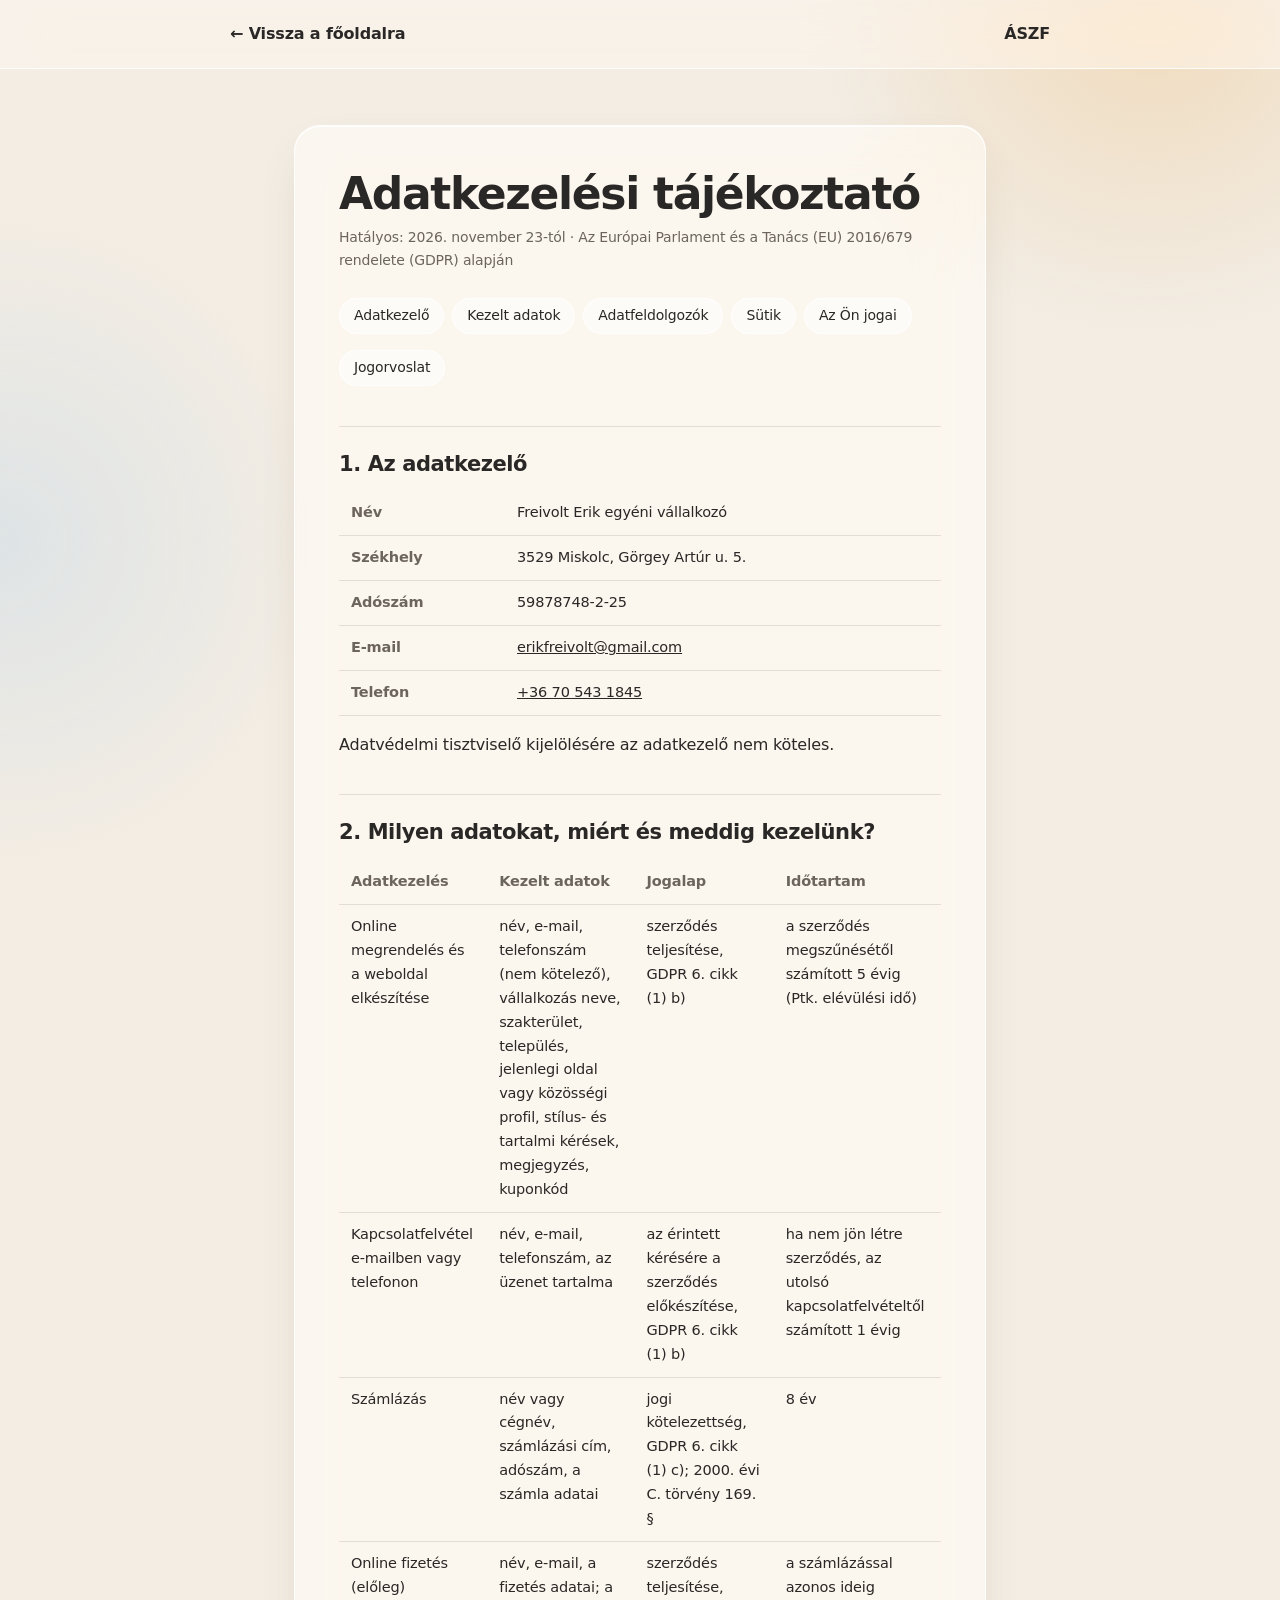
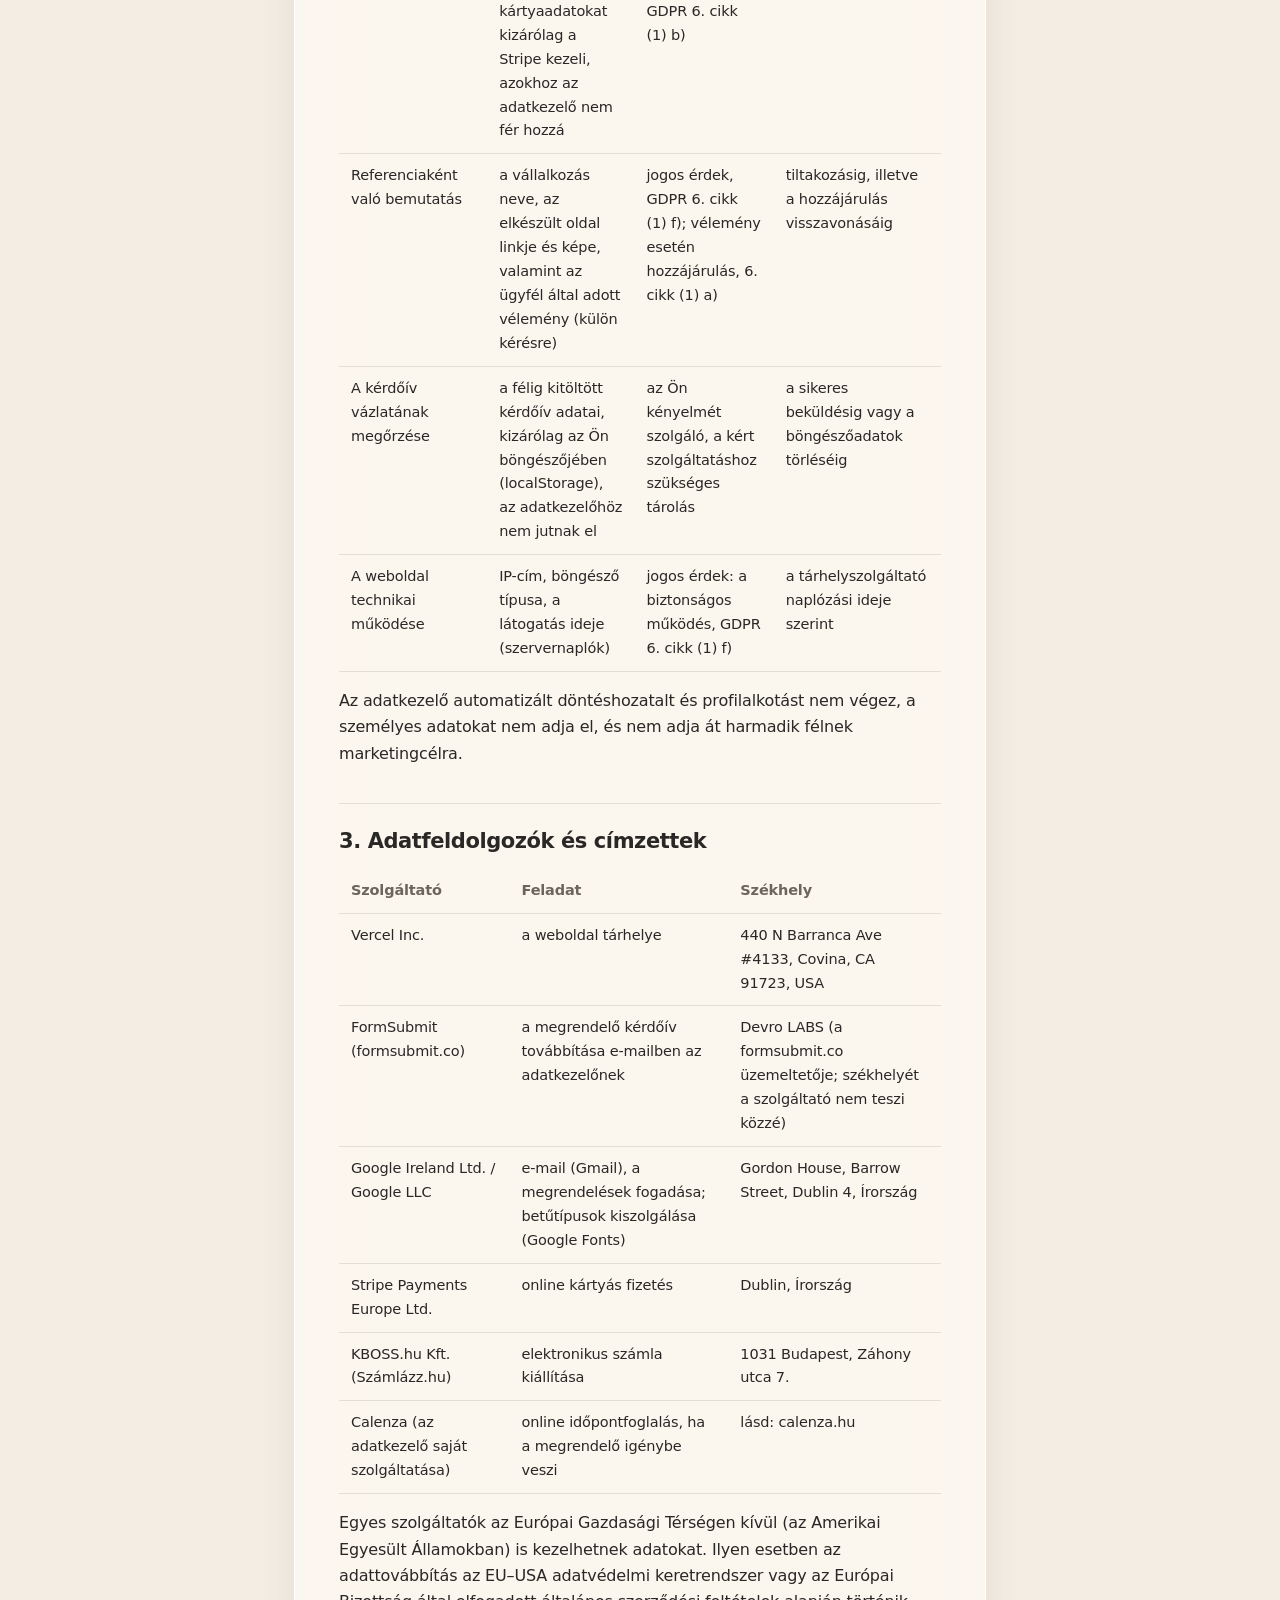
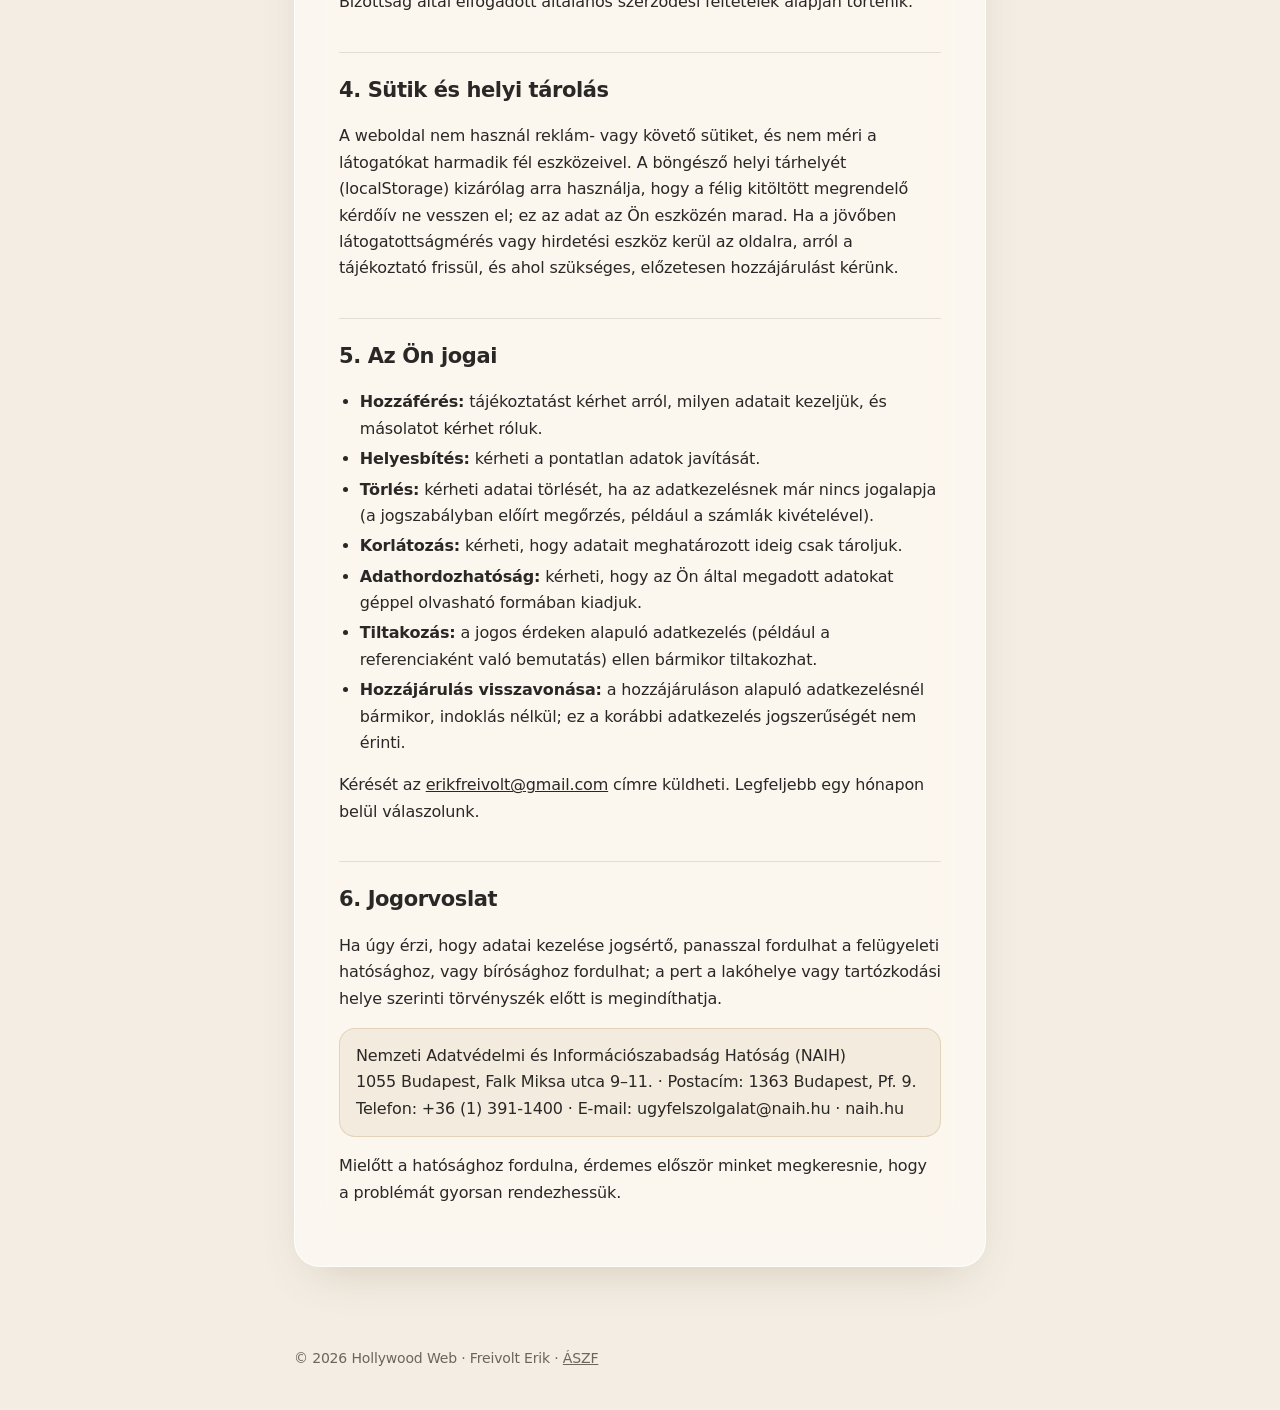
<file: adatkezeles.html>
<!DOCTYPE html>
<html lang="hu">
<head>
<meta charset="utf-8">
<meta name="viewport" content="width=device-width, initial-scale=1">
<title>Adatkezelési tájékoztató – Hollywood Web</title>
<meta name="robots" content="noindex">
<link rel="icon" href="favicon.svg" type="image/svg+xml">
<link rel="stylesheet" href="legal.css">
</head>
<body>
<header class="top"><div><a href="index.html">← Vissza a főoldalra</a><a href="aszf.html">ÁSZF</a></div></header>
<main>
<article class="card">
<h1>Adatkezelési tájékoztató</h1>
<p class="meta">Hatályos: 2026. november 23-tól · Az Európai Parlament és a Tanács (EU) 2016/679 rendelete (GDPR) alapján</p>
<ul class="toc">
  <li><a href="#adatkezelo">Adatkezelő</a></li><li><a href="#adatok">Kezelt adatok</a></li><li><a href="#feldolgozok">Adatfeldolgozók</a></li>
  <li><a href="#sutik">Sütik</a></li><li><a href="#jogok">Az Ön jogai</a></li><li><a href="#jogorvoslat">Jogorvoslat</a></li>
</ul>

<h2 id="adatkezelo">1. Az adatkezelő</h2>
<table class="stack"><tbody>
<tr><th>Név</th><td>Freivolt Erik egyéni vállalkozó</td></tr>
<tr><th>Székhely</th><td>3529 Miskolc, Görgey Artúr u. 5.</td></tr>
<tr><th>Adószám</th><td>59878748-2-25</td></tr>
<tr><th>E-mail</th><td><a href="mailto:erikfreivolt@gmail.com">erikfreivolt@gmail.com</a></td></tr>
<tr><th>Telefon</th><td><a href="tel:+36705431845">+36 70 543 1845</a></td></tr>
</tbody></table>
<p>Adatvédelmi tisztviselő kijelölésére az adatkezelő nem köteles.</p>

<h2 id="adatok">2. Milyen adatokat, miért és meddig kezelünk?</h2>
<table class="stack">
<thead><tr><th>Adatkezelés</th><th>Kezelt adatok</th><th>Jogalap</th><th>Időtartam</th></tr></thead>
<tbody>
<tr><td data-l="Adatkezelés">Online megrendelés és a weboldal elkészítése</td><td data-l="Kezelt adatok">név, e-mail, telefonszám (nem kötelező), vállalkozás neve, szakterület, település, jelenlegi oldal vagy közösségi profil, stílus- és tartalmi kérések, megjegyzés, kuponkód</td><td data-l="Jogalap">szerződés teljesítése, GDPR 6. cikk (1) b)</td><td data-l="Időtartam">a szerződés megszűnésétől számított 5 évig (Ptk. elévülési idő)</td></tr>
<tr><td data-l="Adatkezelés">Kapcsolatfelvétel e-mailben vagy telefonon</td><td data-l="Kezelt adatok">név, e-mail, telefonszám, az üzenet tartalma</td><td data-l="Jogalap">az érintett kérésére a szerződés előkészítése, GDPR 6. cikk (1) b)</td><td data-l="Időtartam">ha nem jön létre szerződés, az utolsó kapcsolatfelvételtől számított 1 évig</td></tr>
<tr><td data-l="Adatkezelés">Számlázás</td><td data-l="Kezelt adatok">név vagy cégnév, számlázási cím, adószám, a számla adatai</td><td data-l="Jogalap">jogi kötelezettség, GDPR 6. cikk (1) c); 2000. évi C. törvény 169. §</td><td data-l="Időtartam">8 év</td></tr>
<tr><td data-l="Adatkezelés">Online fizetés (előleg)</td><td data-l="Kezelt adatok">név, e-mail, a fizetés adatai; a kártyaadatokat kizárólag a Stripe kezeli, azokhoz az adatkezelő nem fér hozzá</td><td data-l="Jogalap">szerződés teljesítése, GDPR 6. cikk (1) b)</td><td data-l="Időtartam">a számlázással azonos ideig</td></tr>
<tr><td data-l="Adatkezelés">Referenciaként való bemutatás</td><td data-l="Kezelt adatok">a vállalkozás neve, az elkészült oldal linkje és képe, valamint az ügyfél által adott vélemény (külön kérésre)</td><td data-l="Jogalap">jogos érdek, GDPR 6. cikk (1) f); vélemény esetén hozzájárulás, 6. cikk (1) a)</td><td data-l="Időtartam">tiltakozásig, illetve a hozzájárulás visszavonásáig</td></tr>
<tr><td data-l="Adatkezelés">A kérdőív vázlatának megőrzése</td><td data-l="Kezelt adatok">a félig kitöltött kérdőív adatai, kizárólag az Ön böngészőjében (localStorage), az adatkezelőhöz nem jutnak el</td><td data-l="Jogalap">az Ön kényelmét szolgáló, a kért szolgáltatáshoz szükséges tárolás</td><td data-l="Időtartam">a sikeres beküldésig vagy a böngészőadatok törléséig</td></tr>
<tr><td data-l="Adatkezelés">A weboldal technikai működése</td><td data-l="Kezelt adatok">IP-cím, böngésző típusa, a látogatás ideje (szervernaplók)</td><td data-l="Jogalap">jogos érdek: a biztonságos működés, GDPR 6. cikk (1) f)</td><td data-l="Időtartam">a tárhelyszolgáltató naplózási ideje szerint</td></tr>
</tbody></table>
<p>Az adatkezelő automatizált döntéshozatalt és profilalkotást nem végez, a személyes adatokat nem adja el, és nem adja át harmadik félnek marketingcélra.</p>

<h2 id="feldolgozok">3. Adatfeldolgozók és címzettek</h2>
<table class="stack">
<thead><tr><th>Szolgáltató</th><th>Feladat</th><th>Székhely</th></tr></thead>
<tbody>
<tr><td data-l="Szolgáltató">Vercel Inc.</td><td data-l="Feladat">a weboldal tárhelye</td><td data-l="Székhely">440 N Barranca Ave #4133, Covina, CA 91723, USA</td></tr>
<tr><td data-l="Szolgáltató">FormSubmit (formsubmit.co)</td><td data-l="Feladat">a megrendelő kérdőív továbbítása e-mailben az adatkezelőnek</td><td data-l="Székhely">Devro LABS (a formsubmit.co üzemeltetője; székhelyét a szolgáltató nem teszi közzé)</td></tr>
<tr><td data-l="Szolgáltató">Google Ireland Ltd. / Google LLC</td><td data-l="Feladat">e-mail (Gmail), a megrendelések fogadása; betűtípusok kiszolgálása (Google Fonts)</td><td data-l="Székhely">Gordon House, Barrow Street, Dublin 4, Írország</td></tr>
<tr><td data-l="Szolgáltató">Stripe Payments Europe Ltd.</td><td data-l="Feladat">online kártyás fizetés</td><td data-l="Székhely">Dublin, Írország</td></tr>
<tr><td data-l="Szolgáltató">KBOSS.hu Kft. (Számlázz.hu)</td><td data-l="Feladat">elektronikus számla kiállítása</td><td data-l="Székhely">1031 Budapest, Záhony utca 7.</td></tr>
<tr><td data-l="Szolgáltató">Calenza (az adatkezelő saját szolgáltatása)</td><td data-l="Feladat">online időpontfoglalás, ha a megrendelő igénybe veszi</td><td data-l="Székhely">lásd: calenza.hu</td></tr>
</tbody></table>
<p>Egyes szolgáltatók az Európai Gazdasági Térségen kívül (az Amerikai Egyesült Államokban) is kezelhetnek adatokat. Ilyen esetben az adattovábbítás az EU–USA adatvédelmi keretrendszer vagy az Európai Bizottság által elfogadott általános szerződési feltételek alapján történik.</p>

<h2 id="sutik">4. Sütik és helyi tárolás</h2>
<p>A weboldal nem használ reklám- vagy követő sütiket, és nem méri a látogatókat harmadik fél eszközeivel. A böngésző helyi tárhelyét (localStorage) kizárólag arra használja, hogy a félig kitöltött megrendelő kérdőív ne vesszen el; ez az adat az Ön eszközén marad. Ha a jövőben látogatottságmérés vagy hirdetési eszköz kerül az oldalra, arról a tájékoztató frissül, és ahol szükséges, előzetesen hozzájárulást kérünk.</p>

<h2 id="jogok">5. Az Ön jogai</h2>
<ul>
  <li><strong>Hozzáférés:</strong> tájékoztatást kérhet arról, milyen adatait kezeljük, és másolatot kérhet róluk.</li>
  <li><strong>Helyesbítés:</strong> kérheti a pontatlan adatok javítását.</li>
  <li><strong>Törlés:</strong> kérheti adatai törlését, ha az adatkezelésnek már nincs jogalapja (a jogszabályban előírt megőrzés, például a számlák kivételével).</li>
  <li><strong>Korlátozás:</strong> kérheti, hogy adatait meghatározott ideig csak tároljuk.</li>
  <li><strong>Adathordozhatóság:</strong> kérheti, hogy az Ön által megadott adatokat géppel olvasható formában kiadjuk.</li>
  <li><strong>Tiltakozás:</strong> a jogos érdeken alapuló adatkezelés (például a referenciaként való bemutatás) ellen bármikor tiltakozhat.</li>
  <li><strong>Hozzájárulás visszavonása:</strong> a hozzájáruláson alapuló adatkezelésnél bármikor, indoklás nélkül; ez a korábbi adatkezelés jogszerűségét nem érinti.</li>
</ul>
<p>Kérését az <a href="mailto:erikfreivolt@gmail.com">erikfreivolt@gmail.com</a> címre küldheti. Legfeljebb egy hónapon belül válaszolunk.</p>

<h2 id="jogorvoslat">6. Jogorvoslat</h2>
<p>Ha úgy érzi, hogy adatai kezelése jogsértő, panasszal fordulhat a felügyeleti hatósághoz, vagy bírósághoz fordulhat; a pert a lakóhelye vagy tartózkodási helye szerinti törvényszék előtt is megindíthatja.</p>
<div class="box">Nemzeti Adatvédelmi és Információszabadság Hatóság (NAIH)<br>1055 Budapest, Falk Miksa utca 9–11. · Postacím: 1363 Budapest, Pf. 9.<br>Telefon: +36 (1) 391-1400 · E-mail: ugyfelszolgalat@naih.hu · naih.hu</div>
<p>Mielőtt a hatósághoz fordulna, érdemes először minket megkeresnie, hogy a problémát gyorsan rendezhessük.</p>
</article>
</main>
<footer>© 2026 Hollywood Web · Freivolt Erik · <a href="aszf.html">ÁSZF</a></footer>
</body>
</html>
</file>
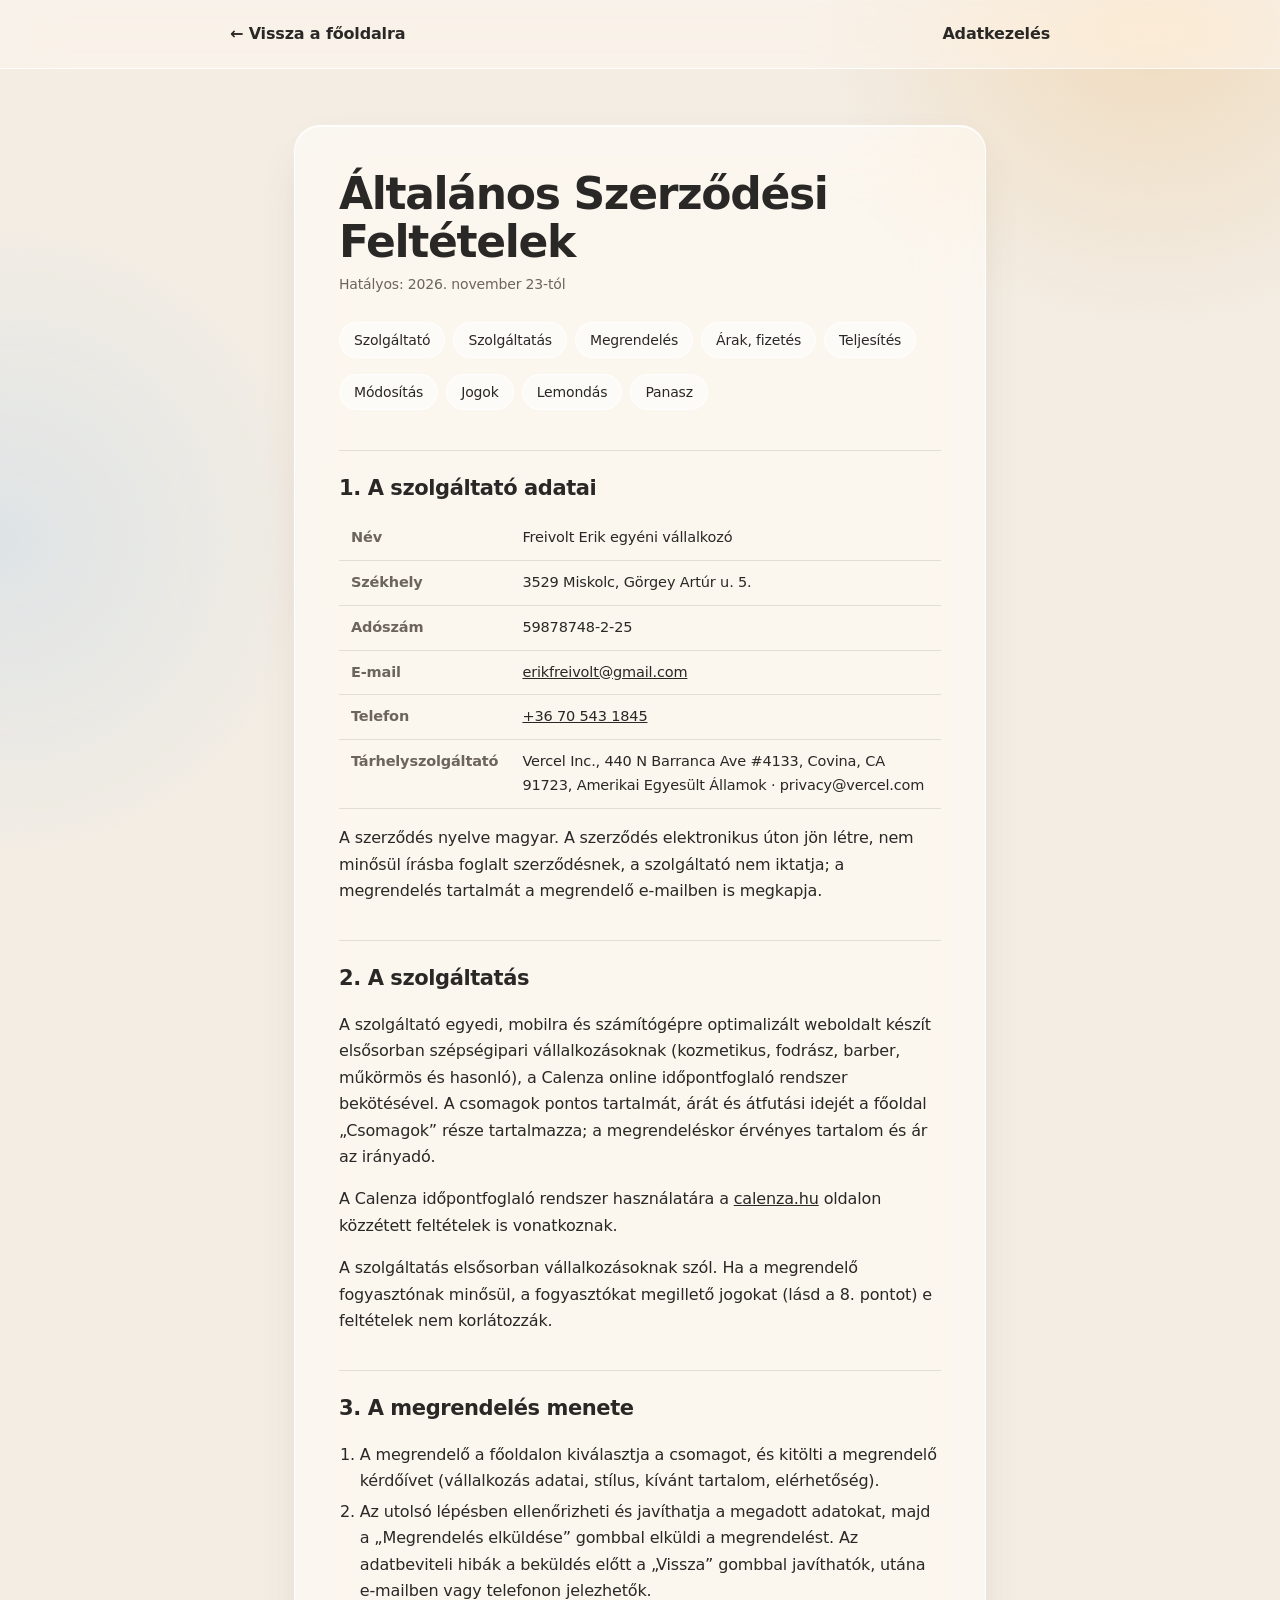
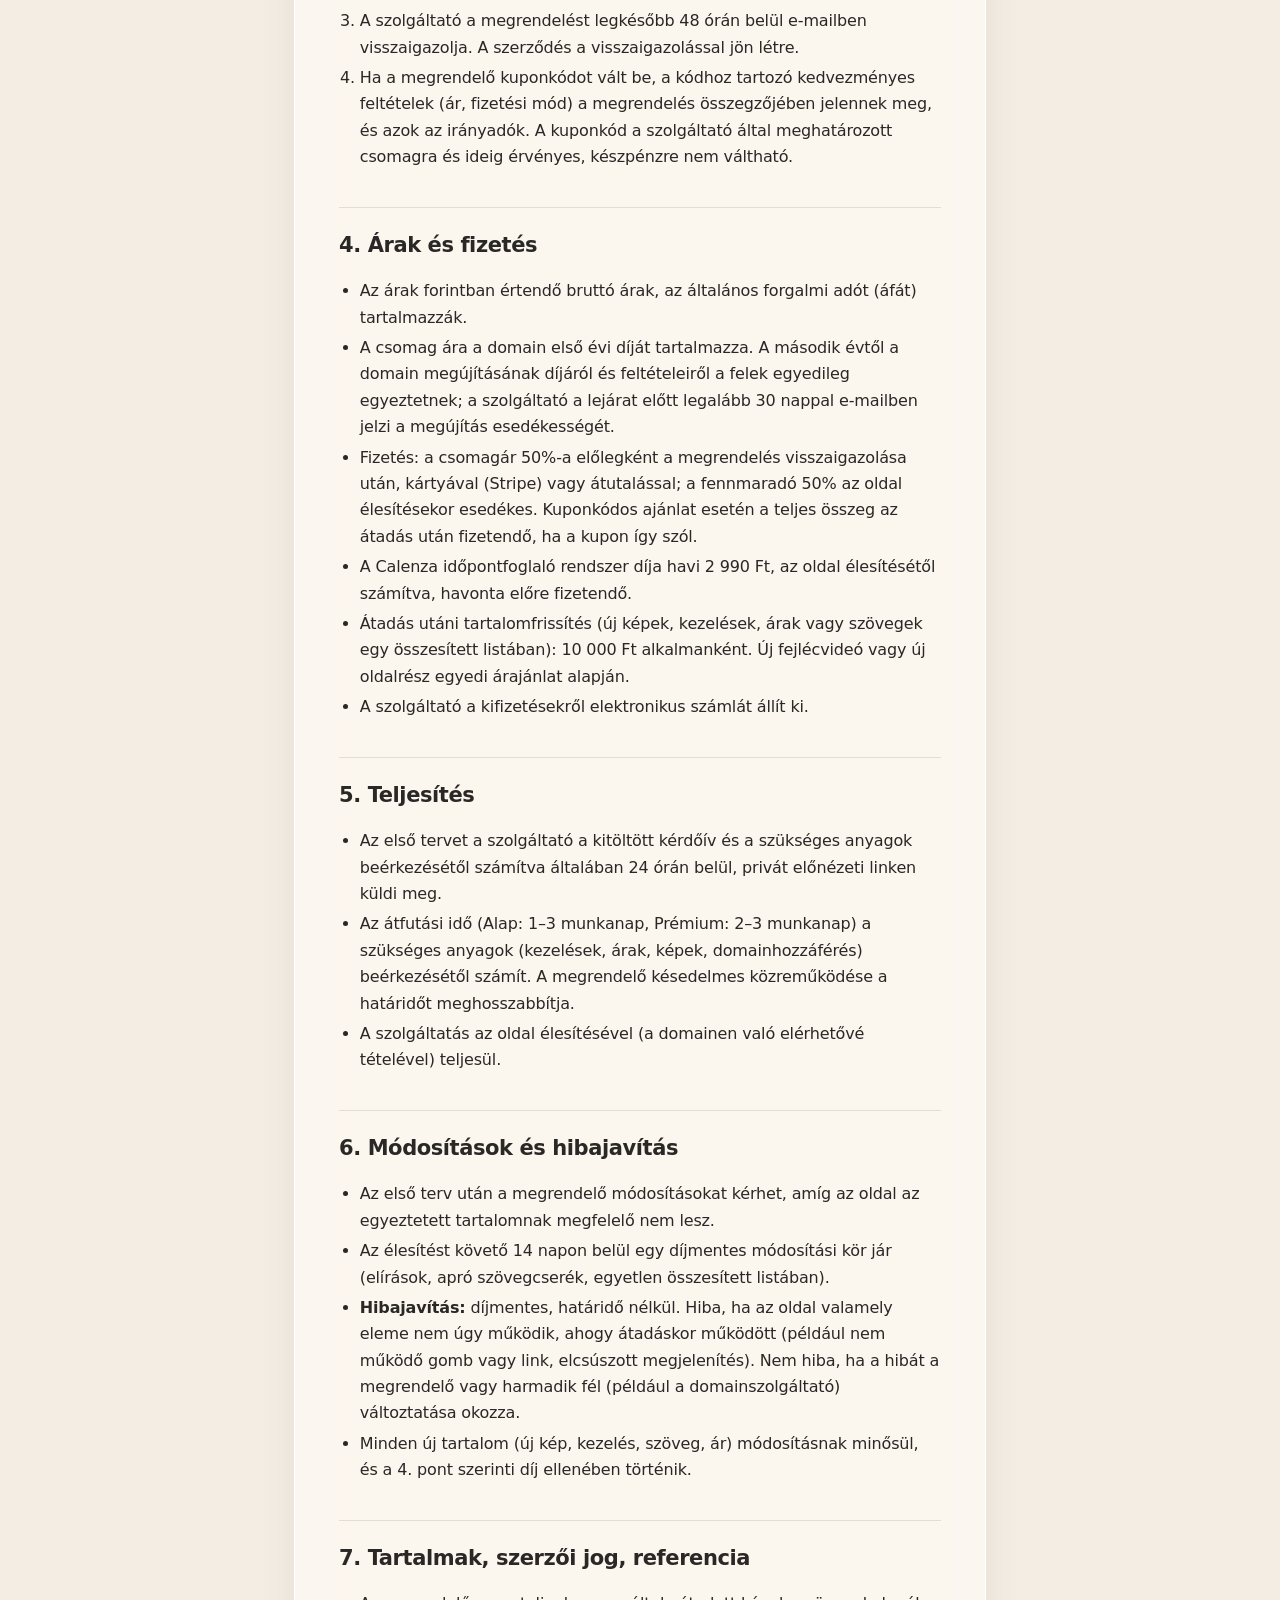
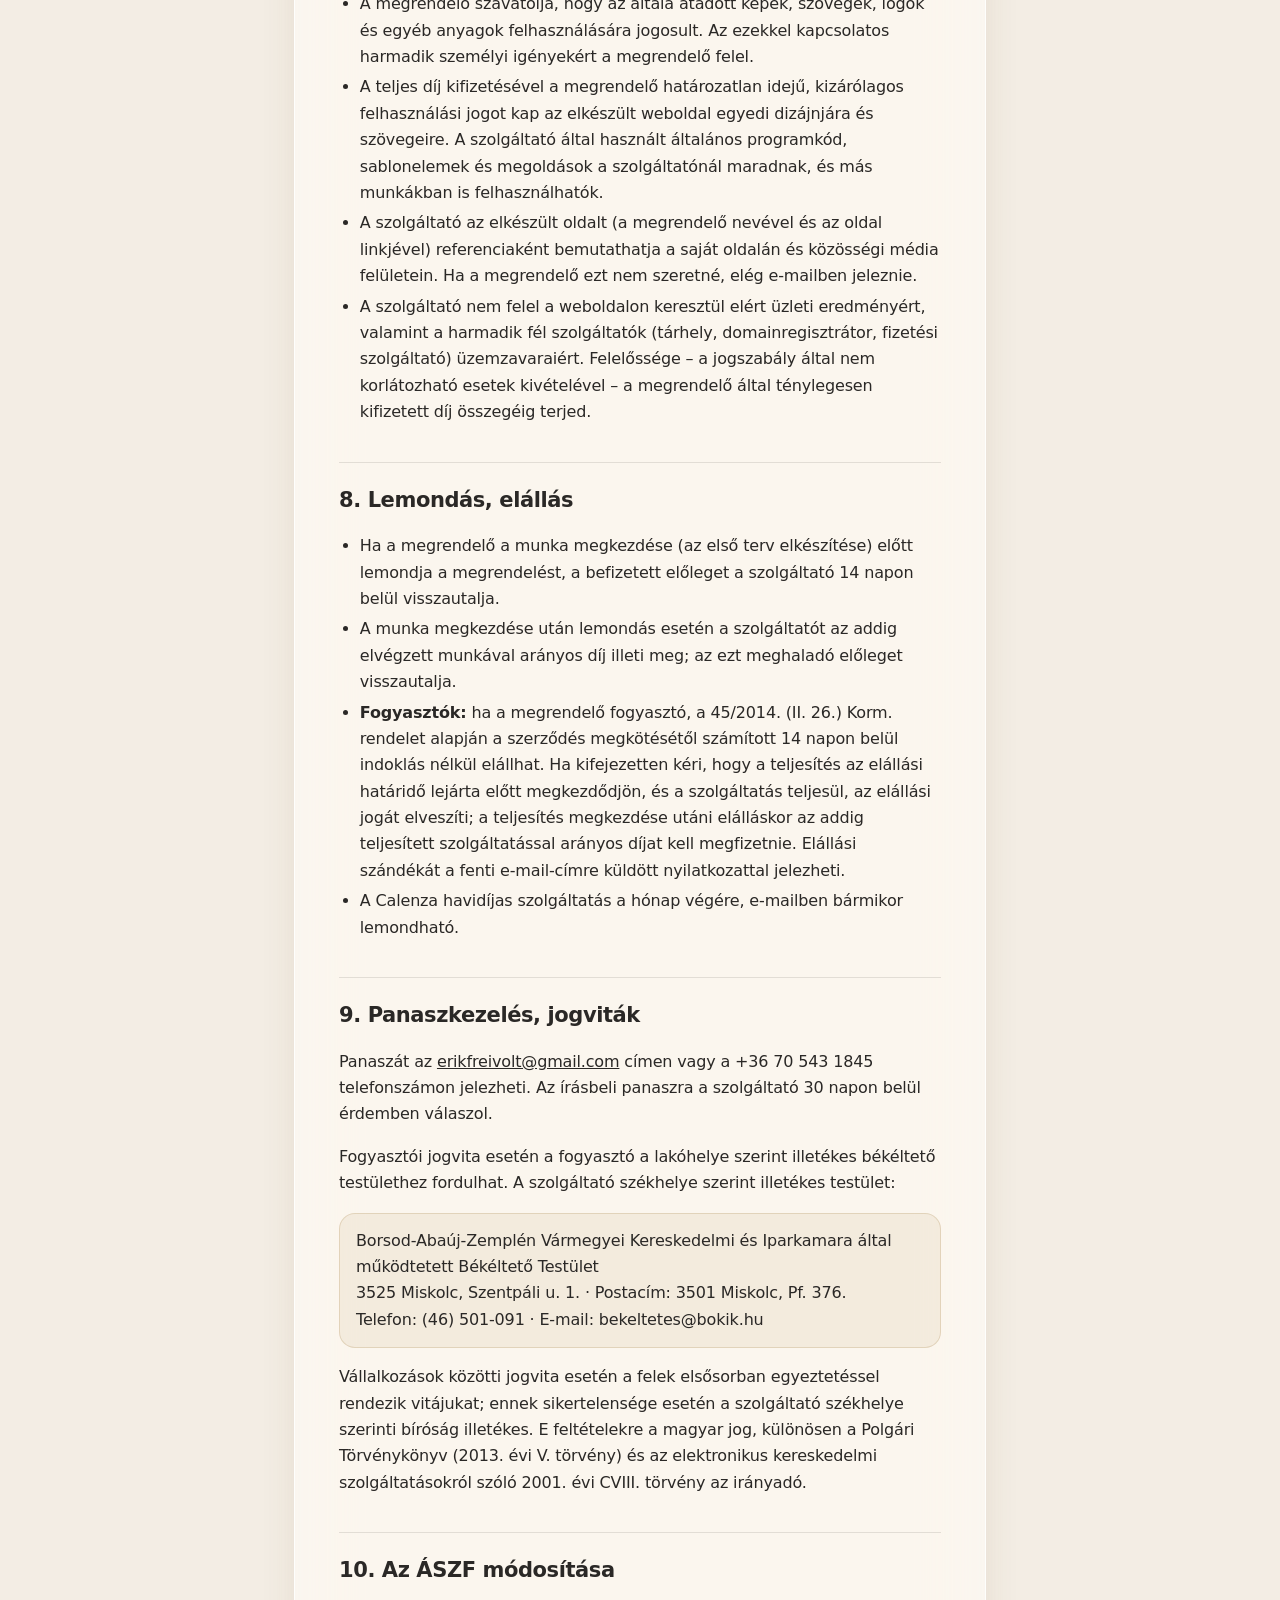
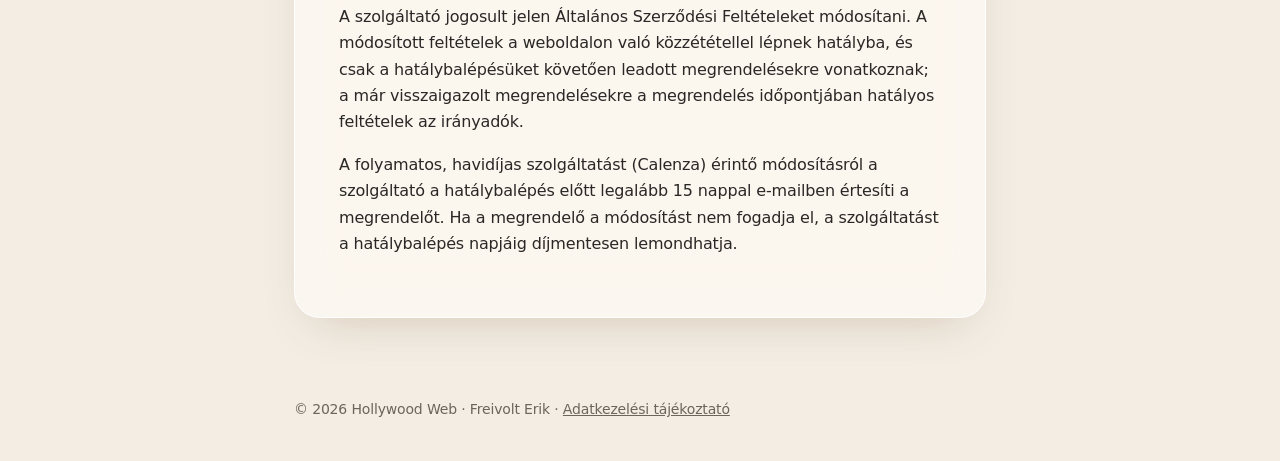
<file: aszf.html>
<!DOCTYPE html>
<html lang="hu">
<head>
<meta charset="utf-8">
<meta name="viewport" content="width=device-width, initial-scale=1">
<title>Általános Szerződési Feltételek – Hollywood Web</title>
<meta name="robots" content="noindex">
<link rel="icon" href="favicon.svg" type="image/svg+xml">
<link rel="stylesheet" href="legal.css">
</head>
<body>
<header class="top"><div><a href="index.html">← Vissza a főoldalra</a><a href="adatkezeles.html">Adatkezelés</a></div></header>
<main>
<article class="card">
<h1>Általános Szerződési Feltételek</h1>
<p class="meta">Hatályos: 2026. november 23-tól</p>
<ul class="toc">
  <li><a href="#szolgaltato">Szolgáltató</a></li><li><a href="#szolgaltatas">Szolgáltatás</a></li><li><a href="#megrendeles">Megrendelés</a></li>
  <li><a href="#arak">Árak, fizetés</a></li><li><a href="#teljesites">Teljesítés</a></li><li><a href="#modositas">Módosítás</a></li>
  <li><a href="#jogok">Jogok</a></li><li><a href="#elallas">Lemondás</a></li><li><a href="#panasz">Panasz</a></li>
</ul>

<h2 id="szolgaltato">1. A szolgáltató adatai</h2>
<table class="stack"><tbody>
<tr><th>Név</th><td>Freivolt Erik egyéni vállalkozó</td></tr>
<tr><th>Székhely</th><td>3529 Miskolc, Görgey Artúr u. 5.</td></tr>
<tr><th>Adószám</th><td>59878748-2-25</td></tr>
<tr><th>E-mail</th><td><a href="mailto:erikfreivolt@gmail.com">erikfreivolt@gmail.com</a></td></tr>
<tr><th>Telefon</th><td><a href="tel:+36705431845">+36 70 543 1845</a></td></tr>
<tr><th>Tárhelyszolgáltató</th><td>Vercel Inc., 440 N Barranca Ave #4133, Covina, CA 91723, Amerikai Egyesült Államok · privacy@vercel.com</td></tr>
</tbody></table>
<p>A szerződés nyelve magyar. A szerződés elektronikus úton jön létre, nem minősül írásba foglalt szerződésnek, a szolgáltató nem iktatja; a megrendelés tartalmát a megrendelő e-mailben is megkapja.</p>

<h2 id="szolgaltatas">2. A szolgáltatás</h2>
<p>A szolgáltató egyedi, mobilra és számítógépre optimalizált weboldalt készít elsősorban szépségipari vállalkozásoknak (kozmetikus, fodrász, barber, műkörmös és hasonló), a Calenza online időpontfoglaló rendszer bekötésével. A csomagok pontos tartalmát, árát és átfutási idejét a főoldal „Csomagok” része tartalmazza; a megrendeléskor érvényes tartalom és ár az irányadó.</p>
<p>A Calenza időpontfoglaló rendszer használatára a <a href="https://calenza.hu" target="_blank" rel="noopener">calenza.hu</a> oldalon közzétett feltételek is vonatkoznak.</p>
<p>A szolgáltatás elsősorban vállalkozásoknak szól. Ha a megrendelő fogyasztónak minősül, a fogyasztókat megillető jogokat (lásd a 8. pontot) e feltételek nem korlátozzák.</p>

<h2 id="megrendeles">3. A megrendelés menete</h2>
<ol>
  <li>A megrendelő a főoldalon kiválasztja a csomagot, és kitölti a megrendelő kérdőívet (vállalkozás adatai, stílus, kívánt tartalom, elérhetőség).</li>
  <li>Az utolsó lépésben ellenőrizheti és javíthatja a megadott adatokat, majd a „Megrendelés elküldése” gombbal elküldi a megrendelést. Az adatbeviteli hibák a beküldés előtt a „Vissza” gombbal javíthatók, utána e-mailben vagy telefonon jelezhetők.</li>
  <li>A szolgáltató a megrendelést legkésőbb 48 órán belül e-mailben visszaigazolja. A szerződés a visszaigazolással jön létre.</li>
  <li>Ha a megrendelő kuponkódot vált be, a kódhoz tartozó kedvezményes feltételek (ár, fizetési mód) a megrendelés összegzőjében jelennek meg, és azok az irányadók. A kuponkód a szolgáltató által meghatározott csomagra és ideig érvényes, készpénzre nem váltható.</li>
</ol>

<h2 id="arak">4. Árak és fizetés</h2>
<ul>
  <li>Az árak forintban értendő bruttó árak, az általános forgalmi adót (áfát) tartalmazzák.</li>
  <li>A csomag ára a domain első évi díját tartalmazza. A második évtől a domain megújításának díjáról és feltételeiről a felek egyedileg egyeztetnek; a szolgáltató a lejárat előtt legalább 30 nappal e-mailben jelzi a megújítás esedékességét.</li>
  <li>Fizetés: a csomagár 50%-a előlegként a megrendelés visszaigazolása után, kártyával (Stripe) vagy átutalással; a fennmaradó 50% az oldal élesítésekor esedékes. Kuponkódos ajánlat esetén a teljes összeg az átadás után fizetendő, ha a kupon így szól.</li>
  <li>A Calenza időpontfoglaló rendszer díja havi 2 990 Ft, az oldal élesítésétől számítva, havonta előre fizetendő.</li>
  <li>Átadás utáni tartalomfrissítés (új képek, kezelések, árak vagy szövegek egy összesített listában): 10 000 Ft alkalmanként. Új fejlécvideó vagy új oldalrész egyedi árajánlat alapján.</li>
  <li>A szolgáltató a kifizetésekről elektronikus számlát állít ki.</li>
</ul>

<h2 id="teljesites">5. Teljesítés</h2>
<ul>
  <li>Az első tervet a szolgáltató a kitöltött kérdőív és a szükséges anyagok beérkezésétől számítva általában 24 órán belül, privát előnézeti linken küldi meg.</li>
  <li>Az átfutási idő (Alap: 1–3 munkanap, Prémium: 2–3 munkanap) a szükséges anyagok (kezelések, árak, képek, domainhozzáférés) beérkezésétől számít. A megrendelő késedelmes közreműködése a határidőt meghosszabbítja.</li>
  <li>A szolgáltatás az oldal élesítésével (a domainen való elérhetővé tételével) teljesül.</li>
</ul>

<h2 id="modositas">6. Módosítások és hibajavítás</h2>
<ul>
  <li>Az első terv után a megrendelő módosításokat kérhet, amíg az oldal az egyeztetett tartalomnak megfelelő nem lesz.</li>
  <li>Az élesítést követő 14 napon belül egy díjmentes módosítási kör jár (elírások, apró szövegcserék, egyetlen összesített listában).</li>
  <li><strong>Hibajavítás:</strong> díjmentes, határidő nélkül. Hiba, ha az oldal valamely eleme nem úgy működik, ahogy átadáskor működött (például nem működő gomb vagy link, elcsúszott megjelenítés). Nem hiba, ha a hibát a megrendelő vagy harmadik fél (például a domainszolgáltató) változtatása okozza.</li>
  <li>Minden új tartalom (új kép, kezelés, szöveg, ár) módosításnak minősül, és a 4. pont szerinti díj ellenében történik.</li>
</ul>

<h2 id="jogok">7. Tartalmak, szerzői jog, referencia</h2>
<ul>
  <li>A megrendelő szavatolja, hogy az általa átadott képek, szövegek, logók és egyéb anyagok felhasználására jogosult. Az ezekkel kapcsolatos harmadik személyi igényekért a megrendelő felel.</li>
  <li>A teljes díj kifizetésével a megrendelő határozatlan idejű, kizárólagos felhasználási jogot kap az elkészült weboldal egyedi dizájnjára és szövegeire. A szolgáltató által használt általános programkód, sablonelemek és megoldások a szolgáltatónál maradnak, és más munkákban is felhasználhatók.</li>
  <li>A szolgáltató az elkészült oldalt (a megrendelő nevével és az oldal linkjével) referenciaként bemutathatja a saját oldalán és közösségi média felületein. Ha a megrendelő ezt nem szeretné, elég e-mailben jeleznie.</li>
  <li>A szolgáltató nem felel a weboldalon keresztül elért üzleti eredményért, valamint a harmadik fél szolgáltatók (tárhely, domainregisztrátor, fizetési szolgáltató) üzemzavaraiért. Felelőssége – a jogszabály által nem korlátozható esetek kivételével – a megrendelő által ténylegesen kifizetett díj összegéig terjed.</li>
</ul>

<h2 id="elallas">8. Lemondás, elállás</h2>
<ul>
  <li>Ha a megrendelő a munka megkezdése (az első terv elkészítése) előtt lemondja a megrendelést, a befizetett előleget a szolgáltató 14 napon belül visszautalja.</li>
  <li>A munka megkezdése után lemondás esetén a szolgáltatót az addig elvégzett munkával arányos díj illeti meg; az ezt meghaladó előleget visszautalja.</li>
  <li><strong>Fogyasztók:</strong> ha a megrendelő fogyasztó, a 45/2014. (II. 26.) Korm. rendelet alapján a szerződés megkötésétől számított 14 napon belül indoklás nélkül elállhat. Ha kifejezetten kéri, hogy a teljesítés az elállási határidő lejárta előtt megkezdődjön, és a szolgáltatás teljesül, az elállási jogát elveszíti; a teljesítés megkezdése utáni elálláskor az addig teljesített szolgáltatással arányos díjat kell megfizetnie. Elállási szándékát a fenti e-mail-címre küldött nyilatkozattal jelezheti.</li>
  <li>A Calenza havidíjas szolgáltatás a hónap végére, e-mailben bármikor lemondható.</li>
</ul>

<h2 id="panasz">9. Panaszkezelés, jogviták</h2>
<p>Panaszát az <a href="mailto:erikfreivolt@gmail.com">erikfreivolt@gmail.com</a> címen vagy a +36 70 543 1845 telefonszámon jelezheti. Az írásbeli panaszra a szolgáltató 30 napon belül érdemben válaszol.</p>
<p>Fogyasztói jogvita esetén a fogyasztó a lakóhelye szerint illetékes békéltető testülethez fordulhat. A szolgáltató székhelye szerint illetékes testület:</p>
<div class="box">Borsod-Abaúj-Zemplén Vármegyei Kereskedelmi és Iparkamara által működtetett Békéltető Testület<br>3525 Miskolc, Szentpáli u. 1. · Postacím: 3501 Miskolc, Pf. 376.<br>Telefon: (46) 501-091 · E-mail: bekeltetes@bokik.hu</div>
<p>Vállalkozások közötti jogvita esetén a felek elsősorban egyeztetéssel rendezik vitájukat; ennek sikertelensége esetén a szolgáltató székhelye szerinti bíróság illetékes. E feltételekre a magyar jog, különösen a Polgári Törvénykönyv (2013. évi V. törvény) és az elektronikus kereskedelmi szolgáltatásokról szóló 2001. évi CVIII. törvény az irányadó.</p>

<h2 id="aszf-modositas">10. Az ÁSZF módosítása</h2>
<p>A szolgáltató jogosult jelen Általános Szerződési Feltételeket módosítani. A módosított feltételek a weboldalon való közzététellel lépnek hatályba, és csak a hatálybalépésüket követően leadott megrendelésekre vonatkoznak; a már visszaigazolt megrendelésekre a megrendelés időpontjában hatályos feltételek az irányadók.</p>
<p>A folyamatos, havidíjas szolgáltatást (Calenza) érintő módosításról a szolgáltató a hatálybalépés előtt legalább 15 nappal e-mailben értesíti a megrendelőt. Ha a megrendelő a módosítást nem fogadja el, a szolgáltatást a hatálybalépés napjáig díjmentesen lemondhatja.</p>
</article>
</main>
<footer>© 2026 Hollywood Web · Freivolt Erik · <a href="adatkezeles.html">Adatkezelési tájékoztató</a></footer>
</body>
</html>
</file>
<file: legal.css>
:root{color-scheme:light dark;--bg:light-dark(#f3ede4,#141312);--ink:light-dark(#2a2826,#efe9e0);--mute:light-dark(#6c655d,#a8a097);--gold:light-dark(#a88a55,#d2b47e);--line:light-dark(rgba(42,40,38,.12),rgba(239,233,224,.12));--glass:light-dark(rgba(255,255,255,.5),rgba(255,255,255,.05));--glass-b:light-dark(rgba(255,255,255,.8),rgba(255,255,255,.12));--sf:-apple-system,BlinkMacSystemFont,"SF Pro Display","SF Pro Text",Inter,system-ui,sans-serif}
:root[data-theme=light]{color-scheme:light}:root[data-theme=dark]{color-scheme:dark}
*{box-sizing:border-box;min-width:0}
html{scroll-behavior:smooth;scroll-padding-top:80px}
body{margin:0;background:var(--bg);color:var(--ink);font:16px/1.65 var(--sf);letter-spacing:-.01em;-webkit-font-smoothing:antialiased;overflow-x:clip}
body::before{content:"";position:fixed;inset:0;z-index:-1;pointer-events:none;background:radial-gradient(42vmax 42vmax at 90% 0%,light-dark(rgba(236,196,140,.45),rgba(214,170,100,.14)),transparent 62%),radial-gradient(40vmax 40vmax at 0% 60%,light-dark(rgba(190,214,232,.4),rgba(90,120,150,.12)),transparent 62%)}
a{color:inherit}
.top{position:sticky;top:0;z-index:5;padding:12px max(5vw,18px);background:light-dark(rgba(250,246,240,.6),rgba(22,21,20,.6));backdrop-filter:blur(30px) saturate(180%);-webkit-backdrop-filter:blur(30px) saturate(180%);border-bottom:.5px solid var(--glass-b)}
.top div{max-width:820px;margin:0 auto;display:flex;justify-content:space-between;align-items:center;gap:12px}
.top a{text-decoration:none;font-weight:600;min-height:44px;display:inline-flex;align-items:center}
main{max-width:820px;margin:0 auto;padding:clamp(28px,5vw,56px) max(5vw,18px) 80px}
.card{background:var(--glass);backdrop-filter:blur(30px) saturate(180%);-webkit-backdrop-filter:blur(30px) saturate(180%);border:1px solid var(--glass-b);border-radius:26px;padding:clamp(22px,4vw,44px);box-shadow:0 1px 0 light-dark(rgba(255,255,255,.95),rgba(255,255,255,.15)) inset,0 18px 50px -22px light-dark(rgba(120,90,40,.3),rgba(0,0,0,.6))}
h1{font-size:clamp(30px,4.6vw,44px);line-height:1.08;letter-spacing:-.03em;margin:0 0 8px;text-wrap:balance}
h2{font-size:21px;letter-spacing:-.02em;margin:36px 0 10px;padding-top:20px;border-top:.5px solid var(--line)}
h3{font-size:17px;margin:22px 0 6px}
p,li{max-width:68ch}
ul,ol{padding-left:1.3em}li{margin:4px 0}
.meta{color:var(--mute);font-size:14px;margin:0 0 22px}
.toc{display:flex;flex-wrap:wrap;gap:8px;margin:0 0 8px;padding:0;list-style:none}
.toc a{display:inline-flex;min-height:36px;align-items:center;padding:0 14px;border-radius:999px;border:1px solid var(--glass-b);background:var(--glass);text-decoration:none;font-size:14px}
table{width:100%;border-collapse:collapse;font-size:14.5px;margin:10px 0}
th,td{text-align:left;vertical-align:top;padding:10px 12px;border-bottom:.5px solid var(--line)}
th{color:var(--mute);font-weight:600}
.box{padding:14px 16px;border-radius:16px;background:light-dark(rgba(173,140,85,.1),rgba(214,180,126,.08));border:1px solid light-dark(rgba(173,140,85,.25),rgba(214,180,126,.2))}
.todo{background:light-dark(#fde7a8,#5a4a1a);color:inherit;padding:0 4px;border-radius:4px}
footer{max-width:820px;margin:0 auto;padding:0 max(5vw,18px) 40px;color:var(--mute);font-size:14px}
@media(max-width:600px){table{font-size:13px}.stack thead{display:none}.stack tr{display:grid;padding-block:10px;border-bottom:.5px solid var(--line)}.stack td{display:block;border:0;padding:3px 0}.stack td::before{content:attr(data-l);display:block;color:var(--mute);font-size:12px;font-weight:600}}
@media print{body::before,.top{display:none}.card{box-shadow:none;border:0;background:none}}
</file>
